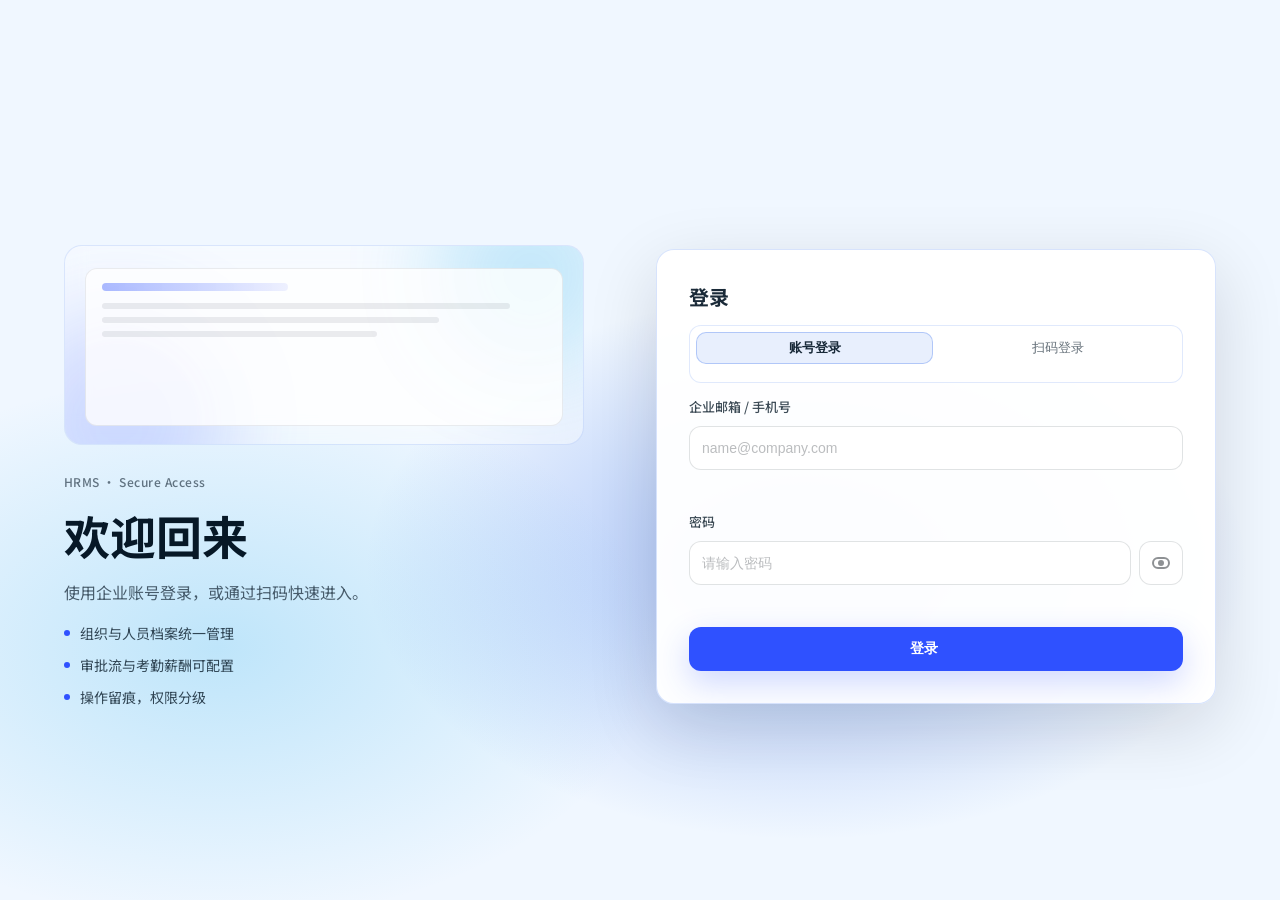
<file: index.html>
<!doctype html>
<html lang="zh-CN">
  <head>
    <meta charset="UTF-8" />
    <meta name="viewport" content="width=device-width, initial-scale=1" />
    <!-- 部署时若 API 与静态页不同源，可设置 content 为完整 API 根地址，例如 https://api.example.com -->
    <!-- <meta name="hrms-api-base" content="http://127.0.0.1:8787" /> -->
    <title>HRMS 登录</title>
    <link rel="preconnect" href="https://fonts.googleapis.com" />
    <link rel="preconnect" href="https://fonts.gstatic.com" crossorigin />
    <link
      href="https://fonts.googleapis.com/css2?family=Inter:wght@400;500;600;700&family=Noto+Sans+SC:wght@400;500;600;700&display=swap"
      rel="stylesheet"
    />
    <link rel="stylesheet" href="./hrm/frontend/styles/figma-tokens.css" />
    <link rel="stylesheet" href="./hrm/frontend/styles/login.css" />
  </head>
  <body>
    <main class="page">
      <section class="shell" aria-label="登录页">
        <div class="brand">
          <!-- 与 Figma「Login / Data Lab — 新（账号）」77:2 左侧视觉：氛围装饰 + 文案 -->
          <div class="brand__visual" aria-hidden="true">
            <div class="brand__glow brand__glow--1"></div>
            <div class="brand__glow brand__glow--2"></div>
            <div class="brand__mock">
              <div class="brand__mock-bar"></div>
              <div class="brand__mock-rows">
                <span></span><span></span><span></span>
              </div>
            </div>
          </div>
          <div class="brand__copy">
            <p class="brand__meta">HRMS • Secure Access</p>
            <h1 class="brand__title">欢迎回来</h1>
            <p class="brand__subtitle">使用企业账号登录，或通过扫码快速进入。</p>
            <ul class="brand__bullets" aria-label="系统优势">
              <li>组织与人员档案统一管理</li>
              <li>审批流与考勤薪酬可配置</li>
              <li>操作留痕，权限分级</li>
            </ul>
          </div>
        </div>

        <section class="card" aria-label="登录表单">
          <div class="card__title">登录</div>

          <div class="tabs" role="tablist" aria-label="登录方式">
            <button
              class="tab is-active"
              type="button"
              role="tab"
              aria-selected="true"
              aria-controls="panel-account"
              id="tab-account"
              data-tab="account"
              tabindex="0"
            >
              账号登录
            </button>
            <button
              class="tab"
              type="button"
              role="tab"
              aria-selected="false"
              aria-controls="panel-qr"
              id="tab-qr"
              data-tab="qr"
              tabindex="-1"
            >
              扫码登录
            </button>
          </div>

          <div class="panels">
            <form class="panel is-active" id="panel-account" role="tabpanel" aria-labelledby="tab-account" novalidate>
              <label class="field" data-field="account">
                <span class="field__label">企业邮箱 / 手机号</span>
                <input
                  class="field__input"
                  id="account"
                  name="account"
                  autocomplete="username"
                  inputmode="email"
                  placeholder="name@company.com"
                  title="支持企业邮箱、11 位手机号或 admin"
                  aria-describedby="err-account"
                  required
                />
                <div class="field__error" id="err-account" data-error aria-live="polite"></div>
              </label>

              <label class="field" data-field="password">
                <span class="field__label">密码</span>
                <div class="field__password">
                  <input
                    class="field__input"
                    type="password"
                    id="password"
                    name="password"
                    autocomplete="current-password"
                    placeholder="请输入密码"
                    aria-describedby="err-password"
                    required
                  />
                  <button
                    class="icon-btn"
                    type="button"
                    aria-label="显示或隐藏密码"
                    aria-pressed="false"
                    id="togglePassword"
                  >
                    <span class="icon-eye" aria-hidden="true"></span>
                  </button>
                </div>
                <div class="field__error" id="err-password" data-error aria-live="polite"></div>
              </label>

              <button class="btn btn--primary" type="submit" id="loginBtn">
                <span class="btn__label">登录</span>
                <span class="btn__spinner" aria-hidden="true"></span>
              </button>
            </form>

            <section class="panel" id="panel-qr" role="tabpanel" aria-labelledby="tab-qr">
              <div class="qr">
                <div class="qr__box" role="img" aria-label="扫码登录二维码占位">
                  <div class="qr__placeholder"></div>
                </div>
                <div class="qr__hint">请使用企业微信/钉钉扫描</div>
              </div>
            </section>
          </div>
        </section>
      </section>
    </main>

    <div class="toast" id="toast" role="status" aria-live="polite"></div>

    <script src="./hrm/frontend/src/hrms-static-mock-embed.js"></script>
    <script src="./hrm/frontend/src/hrms-page-mock-embed.js"></script>
    <script src="./hrm/frontend/src/api-offline-mock.js"></script>
    <script src="./hrm/frontend/src/api.js"></script>
    <script src="./hrm/frontend/src/login.js"></script>
  </body>
</html>
</file>
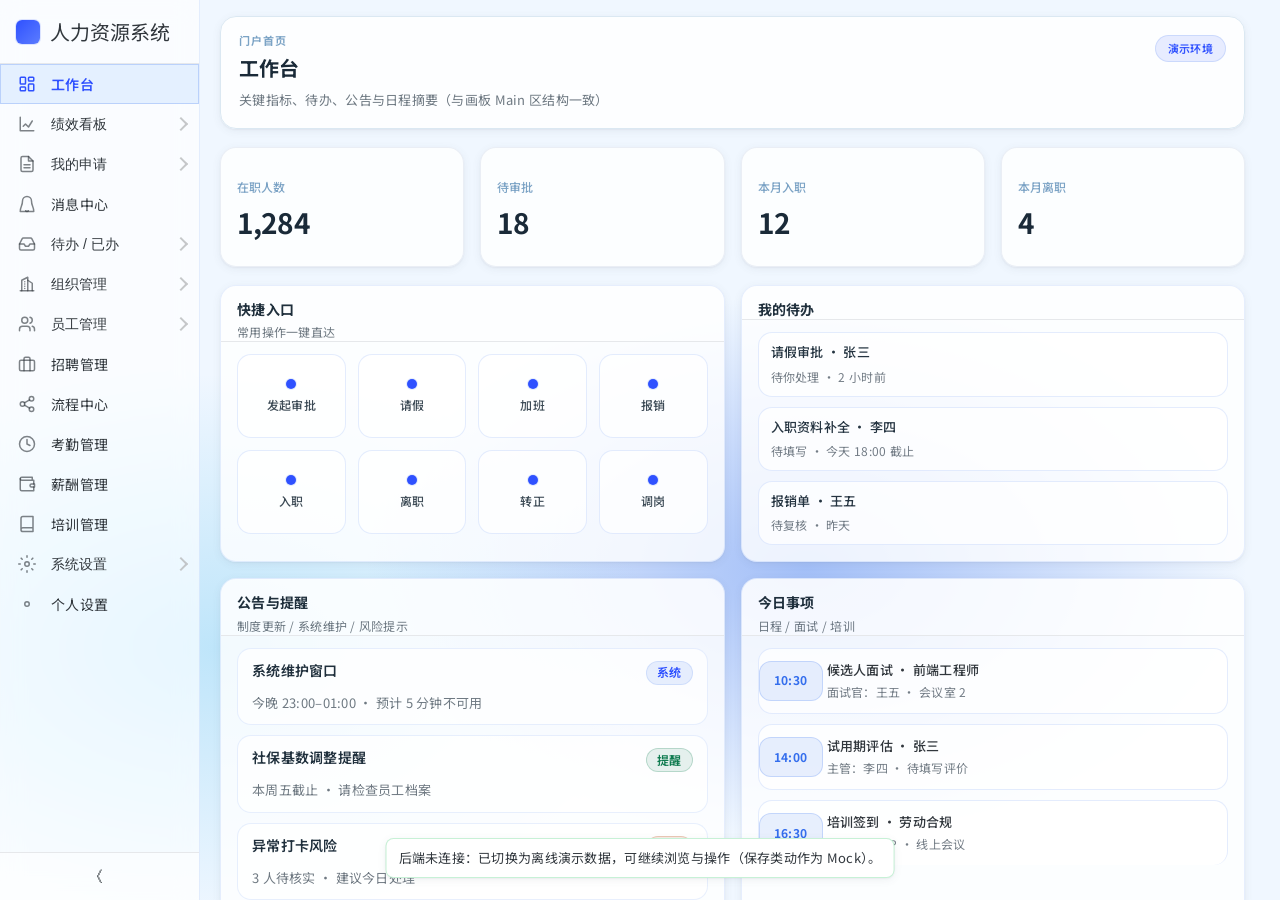
<file: hrm/index.html>
<!doctype html>
<html lang="zh-CN">
  <head>
    <meta charset="UTF-8" />
    <meta name="viewport" content="width=device-width, initial-scale=1" />
    <title>HRMS 工作台</title>
    <link rel="preconnect" href="https://fonts.googleapis.com" />
    <link rel="preconnect" href="https://fonts.gstatic.com" crossorigin />
    <link
      href="https://fonts.googleapis.com/css2?family=Inter:wght@400;500;600;700&family=Noto+Sans+SC:wght@400;500;600;700&display=swap"
      rel="stylesheet"
    />
    <link href="https://fonts.googleapis.com/css2?family=IBM+Plex+Mono:wght@400;500&display=swap" rel="stylesheet" />
    <link rel="stylesheet" href="./frontend/styles/figma-tokens.css" />
    <link rel="stylesheet" href="./frontend/styles/app-shell.css" />
    <link rel="stylesheet" href="./frontend/styles/org-pages.css" />
    <link rel="stylesheet" href="./frontend/styles/workbench.css" />
    <link rel="stylesheet" href="./frontend/styles/performance.css" />
    <link rel="stylesheet" href="./frontend/styles/my-apply.css" />
    <link rel="stylesheet" href="./frontend/styles/attendance.css" />
    <link rel="stylesheet" href="./frontend/styles/salary.css" />
    <link rel="stylesheet" href="./frontend/styles/training.css" />
    <link rel="stylesheet" href="./frontend/styles/notfound.css" />
    <link rel="stylesheet" href="./frontend/styles/settings.css" />
    <link rel="stylesheet" href="./frontend/styles/recruit.css" />
    <link rel="stylesheet" href="./frontend/styles/oa-approval.css" />
  </head>
  <body>
    <div class="app">
      <div id="navRoot" class="nav-root"></div>

      <div class="main">
        <main class="content" id="content" aria-label="页面内容"></main>
      </div>
    </div>

    <div class="toast" id="toast" role="status" aria-live="polite"></div>

    <div id="hrmsModalRoot" class="modal-root" aria-hidden="true">
      <div class="modal-scrim" data-hrms-modal-close tabindex="-1"></div>
      <div class="modal-dialog" role="dialog" aria-modal="true" aria-labelledby="hrmsModalTitle">
        <div class="modal-dialog__hd">
          <h2 id="hrmsModalTitle" class="modal-dialog__title">详情</h2>
          <button type="button" class="modal-dialog__close" id="hrmsModalClose" data-hrms-modal-close aria-label="关闭">
            ×
          </button>
        </div>
        <div id="hrmsModalBody" class="modal-dialog__bd"></div>
        <div id="hrmsModalFt" class="modal-dialog__ft"></div>
      </div>
    </div>

    <script src="./frontend/src/hrms-nav.js"></script>
    <script src="./frontend/src/hrms-static-mock-embed.js"></script>
    <script src="./frontend/src/hrms-page-mock-embed.js"></script>
    <script src="./frontend/src/api-offline-mock.js"></script>
    <script src="./frontend/src/api.js"></script>
    <script src="./frontend/src/page-registry.js"></script>
    <script src="./frontend/src/hrms-modal.js"></script>
    <script src="./frontend/src/app-shell.js"></script>
  </body>
</html>
</file>
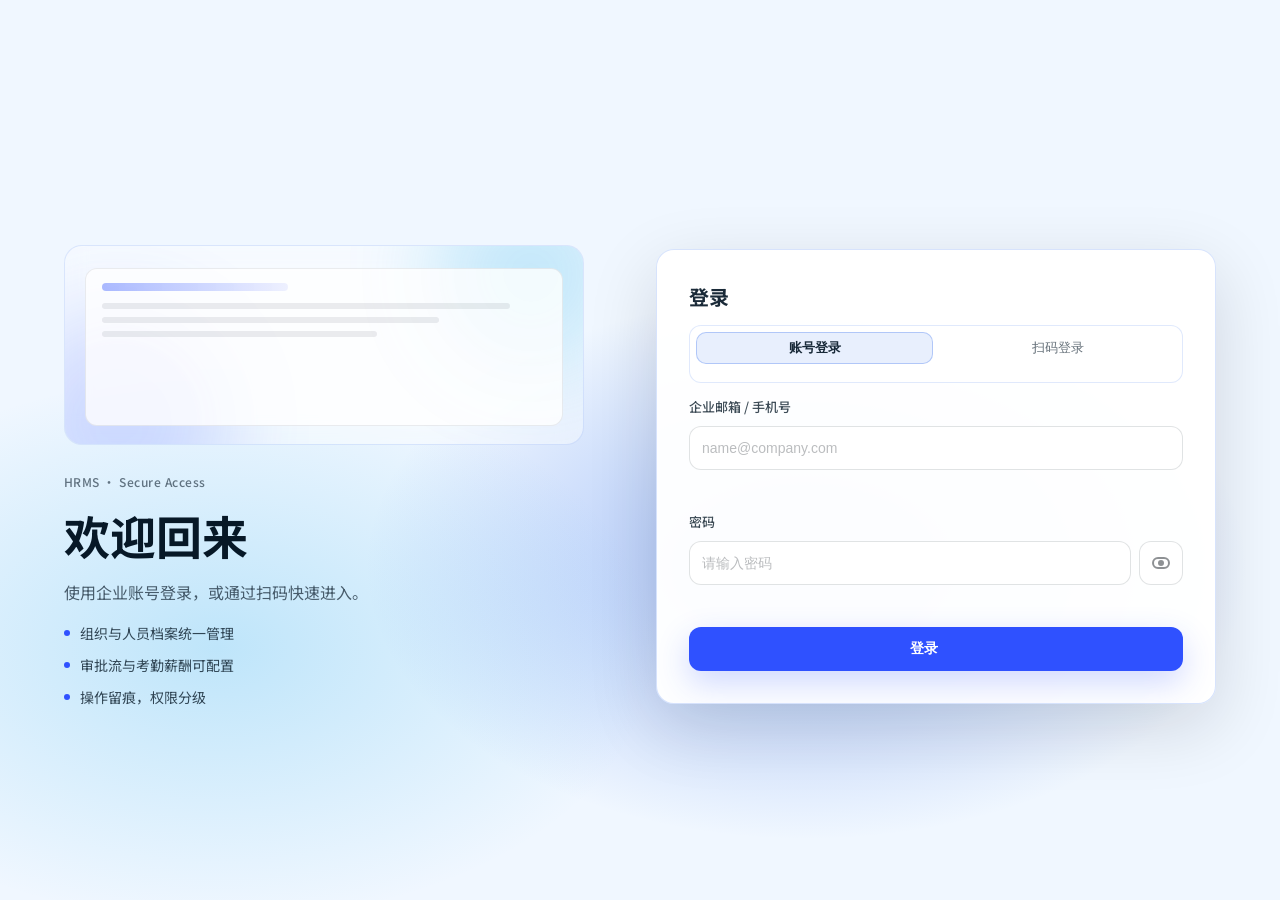
<file: hrm/login.html>
<!doctype html>
<html lang="zh-CN">
  <head>
    <meta charset="UTF-8" />
    <meta name="viewport" content="width=device-width, initial-scale=1" />
    <!-- 部署时若 API 与静态页不同源，可设置 content 为完整 API 根地址，例如 https://api.example.com -->
    <!-- <meta name="hrms-api-base" content="http://127.0.0.1:8787" /> -->
    <title>HRMS 登录</title>
    <link rel="preconnect" href="https://fonts.googleapis.com" />
    <link rel="preconnect" href="https://fonts.gstatic.com" crossorigin />
    <link
      href="https://fonts.googleapis.com/css2?family=Inter:wght@400;500;600;700&family=Noto+Sans+SC:wght@400;500;600;700&display=swap"
      rel="stylesheet"
    />
    <link rel="stylesheet" href="./frontend/styles/figma-tokens.css" />
    <link rel="stylesheet" href="./frontend/styles/login.css" />
  </head>
  <body>
    <main class="page">
      <section class="shell" aria-label="登录页">
        <div class="brand">
          <!-- 与 Figma「Login / Data Lab — 新（账号）」77:2 左侧视觉：氛围装饰 + 文案 -->
          <div class="brand__visual" aria-hidden="true">
            <div class="brand__glow brand__glow--1"></div>
            <div class="brand__glow brand__glow--2"></div>
            <div class="brand__mock">
              <div class="brand__mock-bar"></div>
              <div class="brand__mock-rows">
                <span></span><span></span><span></span>
              </div>
            </div>
          </div>
          <div class="brand__copy">
            <p class="brand__meta">HRMS • Secure Access</p>
            <h1 class="brand__title">欢迎回来</h1>
            <p class="brand__subtitle">使用企业账号登录，或通过扫码快速进入。</p>
            <ul class="brand__bullets" aria-label="系统优势">
              <li>组织与人员档案统一管理</li>
              <li>审批流与考勤薪酬可配置</li>
              <li>操作留痕，权限分级</li>
            </ul>
          </div>
        </div>

        <section class="card" aria-label="登录表单">
          <div class="card__title">登录</div>

          <div class="tabs" role="tablist" aria-label="登录方式">
            <button
              class="tab is-active"
              type="button"
              role="tab"
              aria-selected="true"
              aria-controls="panel-account"
              id="tab-account"
              data-tab="account"
              tabindex="0"
            >
              账号登录
            </button>
            <button
              class="tab"
              type="button"
              role="tab"
              aria-selected="false"
              aria-controls="panel-qr"
              id="tab-qr"
              data-tab="qr"
              tabindex="-1"
            >
              扫码登录
            </button>
          </div>

          <div class="panels">
            <form class="panel is-active" id="panel-account" role="tabpanel" aria-labelledby="tab-account" novalidate>
              <label class="field" data-field="account">
                <span class="field__label">企业邮箱 / 手机号</span>
                <input
                  class="field__input"
                  id="account"
                  name="account"
                  autocomplete="username"
                  inputmode="email"
                  placeholder="name@company.com"
                  title="支持企业邮箱、11 位手机号或 admin"
                  aria-describedby="err-account"
                  required
                />
                <div class="field__error" id="err-account" data-error aria-live="polite"></div>
              </label>

              <label class="field" data-field="password">
                <span class="field__label">密码</span>
                <div class="field__password">
                  <input
                    class="field__input"
                    type="password"
                    id="password"
                    name="password"
                    autocomplete="current-password"
                    placeholder="请输入密码"
                    aria-describedby="err-password"
                    required
                  />
                  <button
                    class="icon-btn"
                    type="button"
                    aria-label="显示或隐藏密码"
                    aria-pressed="false"
                    id="togglePassword"
                  >
                    <span class="icon-eye" aria-hidden="true"></span>
                  </button>
                </div>
                <div class="field__error" id="err-password" data-error aria-live="polite"></div>
              </label>

              <button class="btn btn--primary" type="submit" id="loginBtn">
                <span class="btn__label">登录</span>
                <span class="btn__spinner" aria-hidden="true"></span>
              </button>
            </form>

            <section class="panel" id="panel-qr" role="tabpanel" aria-labelledby="tab-qr">
              <div class="qr">
                <div class="qr__box" role="img" aria-label="扫码登录二维码占位">
                  <div class="qr__placeholder"></div>
                </div>
                <div class="qr__hint">请使用企业微信/钉钉扫描</div>
              </div>
            </section>
          </div>
        </section>
      </section>
    </main>

    <div class="toast" id="toast" role="status" aria-live="polite"></div>

    <script src="./frontend/src/hrms-static-mock-embed.js"></script>
    <script src="./frontend/src/hrms-page-mock-embed.js"></script>
    <script src="./frontend/src/api-offline-mock.js"></script>
    <script src="./frontend/src/api.js"></script>
    <script src="./frontend/src/login.js"></script>
  </body>
</html>
</file>
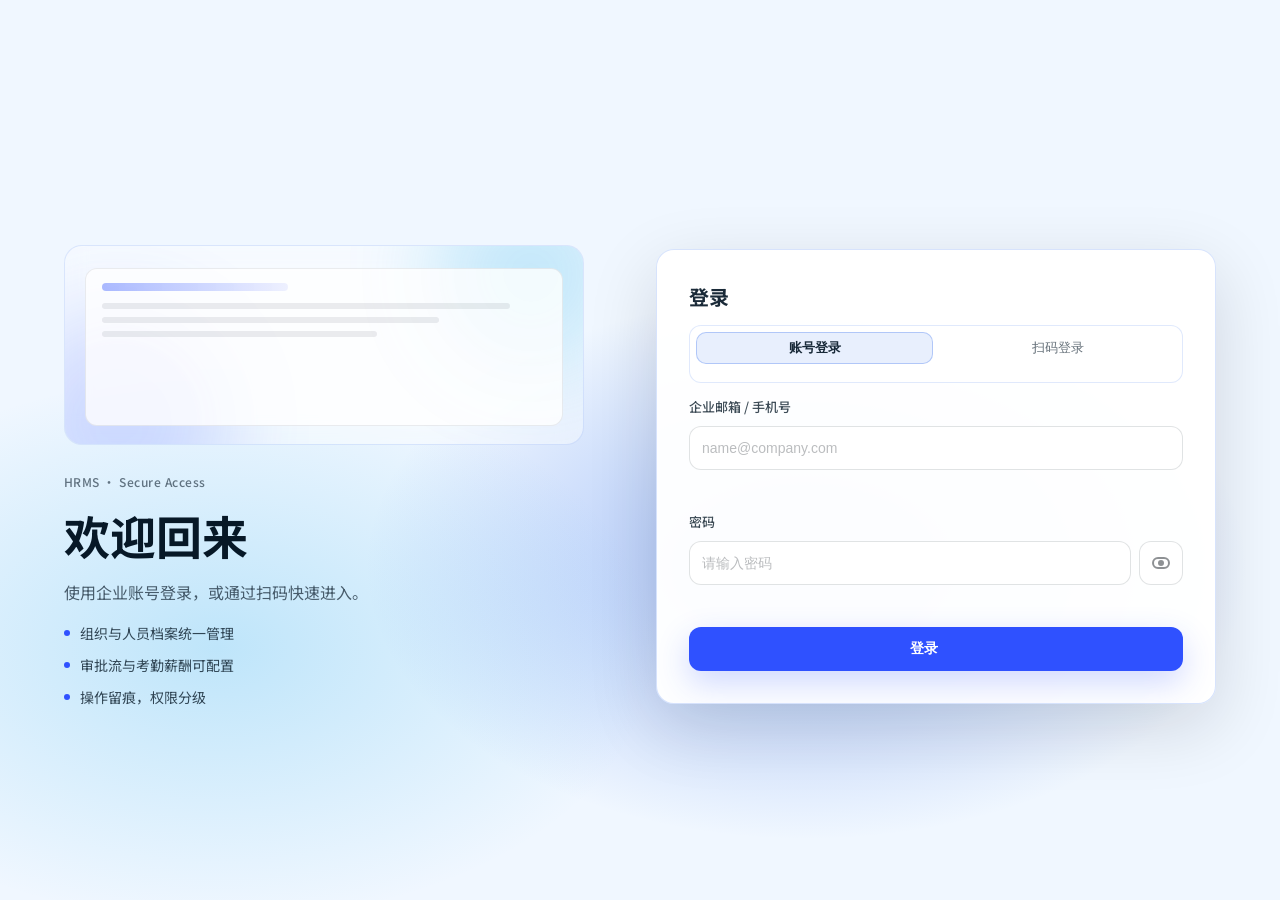
<file: hrm/hrm/frontend/login.html>
<!doctype html>
<html lang="zh-CN">
  <head>
    <meta charset="UTF-8" />
    <meta name="viewport" content="width=device-width, initial-scale=1" />
    <!-- 部署时若 API 与静态页不同源，可设置 content 为完整 API 根地址，例如 https://api.example.com -->
    <!-- <meta name="hrms-api-base" content="http://127.0.0.1:8787" /> -->
    <title>HRMS 登录</title>
    <link rel="preconnect" href="https://fonts.googleapis.com" />
    <link rel="preconnect" href="https://fonts.gstatic.com" crossorigin />
    <link
      href="https://fonts.googleapis.com/css2?family=Inter:wght@400;500;600;700&family=Noto+Sans+SC:wght@400;500;600;700&display=swap"
      rel="stylesheet"
    />
    <link rel="stylesheet" href="./styles/figma-tokens.css" />
    <link rel="stylesheet" href="./styles/login.css" />
  </head>
  <body>
    <main class="page">
      <section class="shell" aria-label="登录页">
        <div class="brand">
          <!-- 与 Figma「Login / Data Lab — 新（账号）」77:2 左侧视觉：氛围装饰 + 文案 -->
          <div class="brand__visual" aria-hidden="true">
            <div class="brand__glow brand__glow--1"></div>
            <div class="brand__glow brand__glow--2"></div>
            <div class="brand__mock">
              <div class="brand__mock-bar"></div>
              <div class="brand__mock-rows">
                <span></span><span></span><span></span>
              </div>
            </div>
          </div>
          <div class="brand__copy">
            <p class="brand__meta">HRMS • Secure Access</p>
            <h1 class="brand__title">欢迎回来</h1>
            <p class="brand__subtitle">使用企业账号登录，或通过扫码快速进入。</p>
            <ul class="brand__bullets" aria-label="系统优势">
              <li>组织与人员档案统一管理</li>
              <li>审批流与考勤薪酬可配置</li>
              <li>操作留痕，权限分级</li>
            </ul>
          </div>
        </div>

        <section class="card" aria-label="登录表单">
          <div class="card__title">登录</div>

          <div class="tabs" role="tablist" aria-label="登录方式">
            <button
              class="tab is-active"
              type="button"
              role="tab"
              aria-selected="true"
              aria-controls="panel-account"
              id="tab-account"
              data-tab="account"
              tabindex="0"
            >
              账号登录
            </button>
            <button
              class="tab"
              type="button"
              role="tab"
              aria-selected="false"
              aria-controls="panel-qr"
              id="tab-qr"
              data-tab="qr"
              tabindex="-1"
            >
              扫码登录
            </button>
          </div>

          <div class="panels">
            <form class="panel is-active" id="panel-account" role="tabpanel" aria-labelledby="tab-account" novalidate>
              <label class="field" data-field="account">
                <span class="field__label">企业邮箱 / 手机号</span>
                <input
                  class="field__input"
                  id="account"
                  name="account"
                  autocomplete="username"
                  inputmode="email"
                  placeholder="name@company.com"
                  title="支持企业邮箱、11 位手机号或 admin"
                  aria-describedby="err-account"
                  required
                />
                <div class="field__error" id="err-account" data-error aria-live="polite"></div>
              </label>

              <label class="field" data-field="password">
                <span class="field__label">密码</span>
                <div class="field__password">
                  <input
                    class="field__input"
                    type="password"
                    id="password"
                    name="password"
                    autocomplete="current-password"
                    placeholder="请输入密码"
                    aria-describedby="err-password"
                    required
                  />
                  <button
                    class="icon-btn"
                    type="button"
                    aria-label="显示或隐藏密码"
                    aria-pressed="false"
                    id="togglePassword"
                  >
                    <span class="icon-eye" aria-hidden="true"></span>
                  </button>
                </div>
                <div class="field__error" id="err-password" data-error aria-live="polite"></div>
              </label>

              <button class="btn btn--primary" type="submit" id="loginBtn">
                <span class="btn__label">登录</span>
                <span class="btn__spinner" aria-hidden="true"></span>
              </button>
            </form>

            <section class="panel" id="panel-qr" role="tabpanel" aria-labelledby="tab-qr">
              <div class="qr">
                <div class="qr__box" role="img" aria-label="扫码登录二维码占位">
                  <div class="qr__placeholder"></div>
                </div>
                <div class="qr__hint">请使用企业微信/钉钉扫描</div>
              </div>
            </section>
          </div>
        </section>
      </section>
    </main>

    <div class="toast" id="toast" role="status" aria-live="polite"></div>

    <script src="./src/hrms-static-mock-embed.js"></script>
    <script src="./src/hrms-page-mock-embed.js"></script>
    <script src="./src/api-offline-mock.js"></script>
    <script src="./src/api.js"></script>
    <script src="./src/login.js"></script>
  </body>
</html>
</file>
<file: hrm/frontend/styles/figma-tokens.css>
/**
 * 色彩与语义 token — 与 Figma 文件一致并随画板迭代
 * https://www.figma.com/design/ZHNbAy50bYd0oqZavray98/Untitled?m=dev
 * 组件库：主色 #2F51FF、正文 #31373D、表头底 #F7F9FA、Hero 描边 #DBE8F2、副文案 #67738C
 */
:root{
  /* —— 品牌与字色（组件库） —— */
  --color-primary: #2f51ff;
  --color-text-body: #31373d;
  --color-line: #e6e8eb;
  --color-line-strong: #d4d6d9;
  --color-placeholder: #bbbdbf;
  --color-disabled-bg: #e6e8eb;

  /* —— 画板内语义灰 / 标题（导出代码中的 rgba） —— */
  --color-text-heading: rgba(7, 24, 39, 0.92);
  --color-text-card-title: rgba(7, 24, 39, 0.9);
  --color-text-secondary: rgba(7, 24, 39, 0.78);
  --color-text-tertiary: rgba(7, 24, 39, 0.58);
  --color-text-kpi-label: rgba(44, 107, 162, 0.62);

  /* —— 玻璃态表面（工作台画板） —— */
  --color-surface-sidebar: rgba(255, 255, 255, 0.65);
  --color-surface-topbar: rgba(255, 255, 255, 0.72);
  --color-surface-card: rgba(255, 255, 255, 0.8);
  --color-surface-cell: rgba(255, 255, 255, 0.72);

  /* —— 玻璃描边（设计里蓝系 / 灰蓝系两套） —— */
  --color-border-glass-blue: rgba(37, 99, 235, 0.1);
  --color-border-glass-blue-mid: rgba(37, 99, 235, 0.12);
  --color-border-glass-slate: rgba(71, 97, 153, 0.1);

  /* —— 导航选中底（画板: rgba(47,130,255,0.1)） —— */
  --color-nav-selected-bg: rgba(47, 130, 255, 0.1);

  /* —— 页面底色 + 氛围（员工花名册等画板 1031:3432：linear + 双径向） —— */
  --color-bg-page: #f0f7ff;
  --gradient-page-atmosphere:
    radial-gradient(800px 500px at 17% 72%, rgba(14, 165, 233, 0.22), transparent 55%),
    radial-gradient(760px 470px at 63% 63%, rgba(37, 99, 235, 0.38), transparent 58%),
    linear-gradient(90deg, #f0f7ff 0%, #f0f7ff 100%);

  /* —— Hero / 列表卡片（Figma 招聘管理 · 内容区） —— */
  --color-hero-border: #dbe8f2;
  --color-hero-subtitle: #67738c;
  --color-table-header-bg: #f7f9fa;
  --letter-table-cell: 0.03em;

  /* —— 投影（画板侧栏 drop / 卡片双层） —— */
  --shadow-sidebar: 0 12px 15px rgba(0, 0, 0, 0.1);
  --shadow-card-figma: 0 2px 8px rgba(82, 90, 102, 0.08), 0 1px 2px rgba(82, 90, 102, 0.06);

  --radius-figma-card: 16px;
  --radius-figma-bar: 14px;
  --radius-figma-cell: 14px;
  --radius-figma-input: 4px;

  /* 表单控件统一高度：列表筛选、顶栏、弹窗、通用 .input/.select（与 Figma 组件库一致） */
  --hrms-control-height: 36px;
  /* 登录等大号输入区可单独使用 */
  --hrms-control-height-prominent: 44px;

  /* —— 映射到壳内已有变量名（其余 CSS 少改） —— */
  --figma-blue: var(--color-primary);
  --text-body: var(--color-text-body);
  --text-strong: var(--color-text-heading);
  --text-muted: rgba(49, 55, 61, 0.62);
  --text-placeholder: var(--color-placeholder);
  --line: var(--color-line);
  --line-strong: var(--color-line-strong);
  --disabled-bg: var(--color-disabled-bg);
  --bg-page: var(--color-bg-page);
  --bg-sider: var(--color-surface-sidebar);
  --surface: var(--color-surface-card);
  --surface-solid: #ffffff;
  --surface-muted: rgba(255, 255, 255, 0.55);
  --bg-subtle: rgba(236, 238, 240, 0.95);
  --text: var(--text-body);
  --muted: var(--text-muted);
  --border: var(--color-line);
  --border2: var(--color-line-strong);
  --primary: var(--color-primary);
  --primary-pressed: #2546e6;
  --primary-soft: rgba(37, 99, 235, 0.08);
  --primary-border: var(--color-border-glass-blue-mid);
  --focus: rgba(47, 81, 255, 0.22);
  --success: #0d7a4e;
  --success-soft: rgba(13, 122, 78, 0.1);
  --success-border: rgba(13, 122, 78, 0.22);
  --warning: #b54708;
  --warning-soft: rgba(181, 71, 8, 0.1);
  --warning-border: rgba(181, 71, 8, 0.22);
  --error: #d92d20;
  --radius: 12px;
  --radius-sm: 8px;
  --radius-input: var(--radius-figma-input);
  --shadow-card: var(--shadow-card-figma);
  --shadow-topbar: 0 1px 0 rgba(82, 90, 102, 0.06);
  --mono: "IBM Plex Mono", ui-monospace, SFMono-Regular, Menlo, Monaco, Consolas, "Liberation Mono", "Courier New", monospace;
  --bg: var(--bg-page);
  /* 画板总宽参考；主内容区铺满侧栏右侧可用宽度 */
  --shell-max: 1440px;
  /* 略小于画板边距，让主列可视内容更宽 */
  --shell-pad-x: 20px;
  --nav-sider-width: 200px;
  --nav-sider-width-collapsed: 74px;
  --shell-main-max: 100%;
  /* 列表 / 工作台在 .content 内铺满主列（由 .content 的左右 padding 形成与画板一致的内边距） */
  --content-card-max: 100%;
}
</file>
<file: hrm/frontend/styles/login.css>
/**
 * 登录页样式 — 色彩与圆角全部引用 ./figma-tokens.css（与 Figma 文件一致）
 * 勿在本文件再写一套 :root，否则会覆盖设计 token。
 */
:root{
  --login-btn-shadow: 0 10px 28px rgba(47, 81, 255, 0.2);
}

*{ box-sizing: border-box; }
html, body{ height: 100%; }
body{
  margin: 0;
  font-family: "PingFang SC", "Noto Sans SC", Inter, system-ui, -apple-system, Segoe UI, Roboto, Helvetica, Arial, "Microsoft YaHei", sans-serif;
  color: var(--color-text-body);
  background: var(--color-bg-page);
  position: relative;
}

.page::before{
  content:"";
  position: fixed;
  inset: 0;
  pointer-events: none;
  z-index: 0;
  background: var(--gradient-page-atmosphere);
}

.page{
  min-height: 100dvh;
  display: grid;
  place-items: center;
  padding: 84px clamp(20px, 5vw, 88px) 32px;
  position: relative;
  z-index: 1;
}

.shell{
  width: min(1240px, 100%);
  display: grid;
  grid-template-columns: minmax(280px, 620px) minmax(320px, 560px);
  gap: 72px;
  align-items: center;
  justify-content: center;
}

/* 左侧：Figma 77:2「Left」文案 + 轻量 Data Lab 装饰块（无外链图） */
.brand{
  position: relative;
  z-index: 2;
  display: flex;
  flex-direction: column;
  gap: 28px;
  min-width: 0;
  max-width: 620px;
}

.brand__visual{
  position: relative;
  width: 100%;
  max-width: 520px;
  height: 200px;
  border-radius: 18px;
  border: 1px solid rgba(37, 99, 235, 0.14);
  background: rgba(255, 255, 255, 0.42);
  backdrop-filter: blur(12px);
  -webkit-backdrop-filter: blur(12px);
  overflow: hidden;
}

.brand__glow{
  position: absolute;
  border-radius: 50%;
  filter: blur(44px);
  opacity: 0.5;
  pointer-events: none;
}
.brand__glow--1{
  width: 200px;
  height: 200px;
  right: -48px;
  top: -72px;
  background: rgba(14, 165, 233, 0.42);
}
.brand__glow--2{
  width: 220px;
  height: 220px;
  left: -56px;
  bottom: -88px;
  background: rgba(47, 81, 255, 0.38);
}

.brand__mock{
  position: absolute;
  left: 20px;
  right: 20px;
  top: 22px;
  bottom: 18px;
  border-radius: 12px;
  border: 1px solid rgba(7, 24, 39, 0.08);
  background: rgba(255, 255, 255, 0.78);
  padding: 14px 16px;
  display: grid;
  align-content: start;
  gap: 12px;
}
.brand__mock-bar{
  height: 8px;
  width: 42%;
  border-radius: 999px;
  background: linear-gradient(90deg, rgba(47, 81, 255, 0.4), rgba(47, 81, 255, 0.08));
}
.brand__mock-rows{
  display: grid;
  gap: 8px;
}
.brand__mock-rows span{
  display: block;
  height: 6px;
  border-radius: 999px;
  background: rgba(7, 24, 39, 0.08);
}
.brand__mock-rows span:nth-child(1){ width: 92%; }
.brand__mock-rows span:nth-child(2){ width: 76%; }
.brand__mock-rows span:nth-child(3){ width: 62%; }

.brand__copy{
  display: flex;
  flex-direction: column;
  gap: 18px;
}

.brand__meta{
  margin: 0;
  font-size: 12px;
  font-weight: 500;
  letter-spacing: 0.48px;
  color: var(--color-text-tertiary);
}
.brand__title{
  margin: 0;
  font-weight: 700;
  font-size: clamp(40px, 5vw, 46px);
  line-height: 54px;
  color: #071827;
}
.brand__subtitle{
  margin: 0;
  color: rgba(7, 24, 39, 0.68);
  font-size: 16px;
  line-height: 24px;
  max-width: 44ch;
}
.brand__bullets{
  margin: 0; padding: 0;
  list-style: none;
  color: rgba(7, 24, 39, 0.78);
  line-height: 22px;
  font-size: 14px;
  display: grid;
  gap: 10px;
}
.brand__bullets li{
  display: flex;
  align-items: flex-start;
  gap: 10px;
}
.brand__bullets li::before{
  content: "";
  width: 6px;
  height: 6px;
  margin-top: 8px;
  border-radius: 50%;
  flex-shrink: 0;
  background: var(--color-primary);
}

.card{
  background: rgba(255, 255, 255, 0.96);
  border: 1px solid rgba(37, 99, 235, 0.18);
  border-radius: 18px;
  padding: 32px;
  box-shadow: 0 0 0 0 rgba(37, 99, 235, 0.1), 0 22px 70px rgba(2, 16, 27, 0.14);
  position: relative;
  overflow: hidden;
}
.card__title{
  font-weight: 700;
  font-size: 20px;
  margin: 0 0 14px;
  color: var(--color-text-heading);
}

.tabs{
  display: grid;
  grid-template-columns: 1fr 1fr;
  gap: 6px;
  padding: 6px;
  height: 44px;
  box-sizing: content-box;
  border: 1px solid rgba(37, 99, 235, 0.14);
  border-radius: 12px;
  background: rgba(255, 255, 255, 0.8);
  margin-bottom: 14px;
}
.tab{
  height: 32px;
  border-radius: 10px;
  border: 1px solid transparent;
  background: #fff;
  color: rgba(7, 24, 39, 0.62);
  font-weight: 500;
  font-size: 13px;
  cursor: pointer;
}
.tab:active{ transform: scale(0.98); }
.tab.is-active{
  background: rgba(37, 99, 235, 0.1);
  border-color: rgba(37, 99, 235, 0.28);
  color: rgba(7, 24, 39, 0.92);
  font-weight: 600;
}
.tab:focus-visible{ outline: 3px solid var(--focus); outline-offset: 2px; }

.panels{ display: grid; gap: 14px; }
.panel{
  display: none;
  width: 100%;
  grid-template-columns: 1fr;
  gap: 16px;
}
.panel.is-active{ display: grid; }

.qr{ display: grid; gap: 12px; justify-items: center; }
.qr__box{
  border: 1px solid rgba(7, 24, 39, 0.12);
  background: rgba(255, 255, 255, 0.92);
  border-radius: 12px;
  padding: 24px;
  display: grid;
  place-items: center;
  min-height: 240px;
  width: 100%;
  max-width: 280px;
}
.qr__placeholder{
  width: 200px;
  height: 200px;
  max-width: 100%;
  aspect-ratio: 1;
  border-radius: 12px;
  background: rgba(255, 255, 255, 0.96);
  border: 1px dashed rgba(37, 99, 235, 0.22);
}
.qr__hint{
  color: rgba(7, 24, 39, 0.58);
  font-size: 13px;
  text-align: center;
}

.field{ display: grid; gap: 10px; }
.field__label{ font-size: 13px; font-weight: 500; color: var(--color-text-secondary); }
.field__input{
  width: 100%;
  box-sizing: border-box;
  height: var(--hrms-control-height-prominent, 44px);
  min-height: var(--hrms-control-height-prominent, 44px);
  border-radius: 12px;
  border: 1px solid rgba(7, 24, 39, 0.12);
  background: rgba(255, 255, 255, 0.92);
  padding: 0 12px;
  font-size: 14px;
  color: var(--color-text-body);
  outline: none;
}
.field__input::placeholder{ color: var(--color-placeholder); }
.field__input:focus{
  border-color: var(--color-primary);
  box-shadow: 0 0 0 3px var(--focus);
}
.field.is-invalid .field__input{
  border-color: rgba(239, 68, 68, 0.55);
  box-shadow: 0 0 0 4px rgba(239, 68, 68, 0.16);
}
.field__error{ min-height: 16px; font-size: 12px; line-height: 16px; color: rgba(220, 38, 38, 0.95); }

.field__password{ display: grid; grid-template-columns: 1fr auto; gap: 8px; align-items: center; }
.icon-btn{
  width: var(--hrms-control-height-prominent, 44px);
  height: var(--hrms-control-height-prominent, 44px);
  border-radius: 12px;
  border: 1px solid rgba(7, 24, 39, 0.12);
  background: rgba(255, 255, 255, 0.92);
  cursor: pointer;
  display: grid;
  place-items: center;
}
.icon-btn:focus-visible{ outline: 3px solid var(--focus); outline-offset: 2px; }
.icon-eye{
  width: 18px;
  height: 12px;
  border: 2px solid rgba(49, 55, 61, 0.55);
  border-radius: 999px;
  position: relative;
}
.icon-eye::after{
  content: "";
  width: 6px;
  height: 6px;
  border-radius: 999px;
  background: rgba(49, 55, 61, 0.55);
  position: absolute;
  inset: 0;
  margin: auto;
}

.btn{
  height: 44px;
  border-radius: 12px;
  border: 1px solid transparent;
  font-weight: 600;
  font-size: 14px;
  cursor: pointer;
  display: inline-grid;
  grid-template-columns: 1fr auto;
  gap: 10px;
  align-items: center;
  justify-content: center;
  padding: 0 14px;
}
.btn:active{ transform: scale(0.99); }
.btn--primary{
  background: var(--color-primary);
  color: #fff;
  box-shadow: 0 12px 32px rgba(47, 81, 255, 0.22);
}
.btn--primary:hover{ filter: brightness(1.04); }
.btn:disabled{ opacity: 0.72; cursor: not-allowed; transform: none; }
.btn__spinner{
  width: 14px;
  height: 14px;
  border-radius: 999px;
  border: 2px solid rgba(255, 255, 255, 0.55);
  border-top-color: rgba(255, 255, 255, 0);
  opacity: 0;
}
.btn[data-loading="true"] .btn__spinner{ opacity: 1; animation: spin 0.8s linear infinite; }
@keyframes spin{ to{ transform: rotate(360deg); } }
.btn:focus-visible{ outline: 3px solid var(--focus); outline-offset: 2px; }

.toast{
  position: fixed;
  left: 50%;
  bottom: 28px;
  transform: translateX(-50%) translateY(8px);
  padding: 10px 12px;
  border-radius: 12px;
  border: 1px solid rgba(49, 55, 61, 0.12);
  background: rgba(255, 255, 255, 0.92);
  box-shadow: 0 16px 50px rgba(2, 16, 27, 0.14);
  font-size: 13px;
  color: rgba(49, 55, 61, 0.84);
  max-width: min(520px, calc(100vw - 24px));
  opacity: 0;
  pointer-events: none;
  transition: opacity 0.2s ease, transform 0.2s ease;
}
.toast.is-show{
  opacity: 1;
  transform: translateX(-50%) translateY(0);
}
.toast[data-type="success"]{ border-color: rgba(34, 197, 94, 0.25); }
.toast[data-type="error"]{ border-color: rgba(239, 68, 68, 0.25); }

@media (max-width: 960px){
  .shell{
    grid-template-columns: 1fr;
    gap: 36px;
    align-items: start;
  }
  .brand{ max-width: none; }
  .card{ max-width: 560px; margin: 0 auto; width: 100%; }
}

@media (prefers-reduced-motion: reduce){
  *{ transition: none !important; }
  .btn[data-loading="true"] .btn__spinner{ animation: none; }
}
</file>
<file: hrm/frontend/styles/app-shell.css>
/* 色彩变量：由页面先引入 ./figma-tokens.css（与 Figma 文件同步） */

*{ box-sizing: border-box; }
html, body{ height: 100%; }
body{
  margin: 0;
  font-family: "PingFang SC", "Noto Sans SC", Inter, system-ui, -apple-system, "Segoe UI", Roboto, "Microsoft YaHei", sans-serif;
  color: var(--text-body);
  background: var(--bg-page);
  font-size: 14px;
  line-height: 1.4;
  letter-spacing: 0.02em;
}

body::before{
  content: "";
  position: fixed;
  inset: 0;
  pointer-events: none;
  z-index: -1;
  background: var(--gradient-page-atmosphere);
  opacity: 1;
}

.app{
  height: 100dvh;
  max-height: 100dvh;
  overflow: hidden;
  display: grid;
  grid-template-columns: auto 1fr;
  grid-template-rows: 1fr;
}

/* 顶栏导航模式：整宽顶栏 + 二级区，再下方主内容（避免 nav 挤在左列、主区被压到右侧） */
body.hrms-nav-layout-top .app{
  grid-template-columns: 1fr;
  grid-template-rows: auto 1fr;
  column-gap: 0;
  padding: 0;
}
body.hrms-nav-layout-top .nav-root{
  width: 100%;
  max-width: none;
  height: auto;
  max-height: none;
  overflow: visible;
}
body.hrms-nav-layout-top .hrms-nav--top{
  height: auto;
  min-height: 0;
}
body.hrms-nav-layout-top .main{
  min-height: 0;
}

.nav-root{
  position: relative;
  height: 100%;
  min-height: 0;
  max-height: 100%;
  /* 侧栏内部自滚动，避免整块 nav 滚动把底部「收起」顶错位 */
  overflow: hidden;
}

.main{
  min-width: 0;
  min-height: 0;
  overflow: hidden;
  display: flex;
  flex-direction: column;
}

.content{
  flex: 1;
  min-height: 0;
  overflow-y: auto;
  overflow-x: hidden;
  scrollbar-gutter: stable;
  box-sizing: border-box;
  width: 100%;
  max-width: var(--shell-main-max, 1240px);
  margin-left: auto;
  margin-right: auto;
  padding: 16px var(--shell-pad-x) 28px;
  background: transparent;
}

/* 顶栏导航模式：主区与画板总宽对齐 */
body.hrms-nav-layout-top .content{
  max-width: var(--shell-max);
}

/* 侧栏收起：主列随 .main 变宽，内容区铺满可用宽度 */
body:has(.hrms-nav--sidebar.is-collapsed) .content{
  max-width: 100%;
}

.page-hd{
  display: flex;
  align-items: flex-end;
  justify-content: space-between;
  margin-bottom: 14px;
}
.page-title{ margin: 0; font-size: 20px; font-weight: 700; letter-spacing: 0; color: var(--text-body); }

.grid{
  display: grid;
  grid-template-columns: 1fr;
  gap: 16px;
  align-items: start;
}
.grid--cols-2{
  grid-template-columns: 1.12fr 0.88fr;
}
.card{
  background: var(--surface-solid);
  border: 1px solid var(--line);
  border-radius: var(--radius);
  box-shadow: var(--shadow-card);
  overflow: hidden;
}
.card__hd{
  padding: 12px 16px;
  border-bottom: 1px solid var(--line);
  background: var(--surface-muted);
}
.card__title{ font-weight: 700; font-size: 14px; color: var(--text-body); }
.card__bd{ padding: 16px; }
.muted{ color: var(--text-muted); font-size: 13px; line-height: 1.55; }
.mono{ font-family: var(--mono); font-size: 12px; }

.list{
  margin: 0;
  padding-left: 18px;
  display: grid;
  gap: 10px;
  color: var(--text-body);
  font-size: 13px;
  line-height: 1.5;
}

.kpis{ display: grid; grid-template-columns: repeat(3, 1fr); gap: 10px; }
.kpis--wide{ grid-template-columns: repeat(4, 1fr); }
.kpi{
  border: 1px solid var(--line);
  background: var(--surface-solid);
  border-radius: var(--radius);
  padding: 12px 14px;
  box-shadow: var(--shadow-card);
}
.kpi__v{ font-weight: 700; font-size: 20px; color: var(--text-strong); }
.kpi__k{ color: var(--text-muted); font-size: 12px; margin-top: 6px; }

.table{ width: 100%; border-collapse: collapse; font-size: 14px; color: var(--text-body); }
.table th, .table td{ padding: 10px 10px; border-bottom: 1px solid var(--line); text-align: left; vertical-align: middle; }
.table th{ font-size: 12px; color: var(--text-muted); font-weight: 600; background: var(--surface-muted); }
.table tbody tr:hover{ background: rgba(47, 81, 255, 0.03); }

.tag{
  display: inline-flex;
  align-items: center;
  height: 22px;
  padding: 0 10px;
  border-radius: 999px;
  border: 1px solid rgba(47, 81, 255, 0.22);
  color: var(--primary);
  background: rgba(47, 81, 255, 0.08);
  font-size: 12px;
}

.filters{
  display: grid;
  grid-template-columns: 1fr 180px;
  gap: 10px;
  margin-bottom: 12px;
}
.input, .select{
  box-sizing: border-box;
  height: var(--hrms-control-height, 36px);
  min-height: var(--hrms-control-height, 36px);
  border-radius: var(--radius-input);
  border: 1px solid var(--line-strong);
  background: #fff;
  padding: 0 10px;
  font-size: 13px;
  color: var(--text-body);
  outline: none;
}
.input::placeholder{ color: var(--text-placeholder); }
.input:focus, .select:focus{ border-color: var(--primary); box-shadow: 0 0 0 2px var(--focus); }

.msg{
  padding: 10px 12px;
  border: 1px solid var(--line);
  border-radius: var(--radius);
  background: var(--surface-solid);
  box-shadow: var(--shadow-card);
}
.msg + .msg{ margin-top: 10px; }
.msg__t{ font-weight: 600; font-size: 14px; color: var(--text-body); }
.msg__m{ margin-top: 6px; color: var(--text-muted); font-size: 12px; }

.mini{
  height: 28px;
  padding: 0 10px;
  border-radius: var(--radius-input);
  border: 1px solid var(--line-strong);
  background: #fff;
  cursor: pointer;
  font-size: 12px;
  color: var(--text-body);
}
.mini:hover{ border-color: rgba(47, 81, 255, 0.35); color: var(--primary); }

.toolbar{
  display: flex;
  flex-wrap: wrap;
  gap: 8px;
  margin: 12px 0 14px;
}
.msg--row{
  display: flex;
  align-items: flex-start;
  justify-content: space-between;
  gap: 12px;
}
.msg__body{ flex: 1; min-width: 0; }

/* ---- HrmsNav styles (sidebar + top) ---- */
.hrms-nav{ height: 100%; min-height: 0; }
.hrms-nav--sidebar{
  display: flex;
  flex-direction: column;
  min-height: 0;
  height: 100%;
}
.hrms-nav__sider{
  width: var(--nav-sider-width, 200px);
  height: 100%;
  min-height: 0;
  flex: 1 1 auto;
  display: flex;
  flex-direction: column;
  padding: 0;
  border-right: 1px solid var(--color-border-glass-blue);
  background: var(--color-surface-sidebar);
  backdrop-filter: blur(12px) saturate(1.15);
  -webkit-backdrop-filter: blur(12px) saturate(1.15);
  box-shadow: var(--shadow-sidebar);
}
.hrms-nav--sidebar.is-collapsed .hrms-nav__sider{ width: 74px; min-width: 74px; }
.hrms-nav__brand{
  display: flex;
  align-items: center;
  gap: 10px;
  padding: 20px 16px 19px;
  border-bottom: 1px solid var(--line);
  min-height: 64px;
  box-sizing: border-box;
  flex-shrink: 0;
}
.hrms-nav__logo{
  width: 24px;
  height: 24px;
  border-radius: 6px;
  flex-shrink: 0;
  background: linear-gradient(135deg, var(--primary), #5b7cff);
  box-shadow: 0 0 0 1px rgba(47, 81, 255, 0.15);
}
.hrms-nav__title{
  font-weight: 400;
  font-size: 20px;
  line-height: 22px;
  letter-spacing: 0;
  color: var(--text-body);
}
.hrms-nav__collapse{
  flex-shrink: 0;
  width: 100%;
  margin: 0;
  margin-top: auto;
  padding: 0;
  height: 48px;
  min-height: 48px;
  border: none;
  border-top: 1px solid var(--line);
  border-radius: 0;
  background: rgba(255, 255, 255, 0.45);
  cursor: pointer;
  color: var(--text-body);
  box-sizing: border-box;
  display: flex;
  align-items: center;
  justify-content: center;
}
.hrms-nav__collapse:hover{
  background: rgba(37, 99, 235, 0.06);
  color: var(--primary);
}
.hrms-nav__collapse-icon{
  display: inline-flex;
  align-items: center;
  justify-content: center;
  font-size: 18px;
  line-height: 1;
  font-weight: 500;
  transform: translateX(0);
}
.hrms-nav__menu{
  flex: 1 1 auto;
  min-height: 0;
  padding: 0 0 8px;
  overflow-y: auto;
  overflow-x: hidden;
  /* 图标列与文案列分界：文案左缘对齐到同一竖线 */
  --nav-side-icon-col: 28px;
  --nav-side-icon-text-gap: 10px;
}
/* 侧栏收起：仅显示图标，隐藏文案与展开箭头 */
.hrms-nav--sidebar.is-collapsed .hrms-nav__brand{
  justify-content: center;
  padding-left: 10px;
  padding-right: 10px;
}
.hrms-nav--sidebar.is-collapsed .hrms-nav__row .hrms-nav__label,
.hrms-nav--sidebar.is-collapsed .hrms-nav__row--parent .hrms-nav__chev{
  display: none;
}
.hrms-nav--sidebar.is-collapsed .hrms-nav__row{
  justify-content: center;
  padding-left: 0;
  padding-right: 0;
}
.hrms-nav--sidebar.is-collapsed .hrms-nav__row--nested{ display: none; }
.hrms-nav--sidebar.is-collapsed .hrms-nav__sub{ display: none !important; }
.hrms-nav--sidebar .hrms-nav__icon{
  flex-shrink: 0;
  width: 22px;
  height: 22px;
  display: inline-flex;
  align-items: center;
  justify-content: center;
  color: var(--text-muted);
}
.hrms-nav--sidebar .hrms-nav__icon svg{
  display: block;
  width: 18px;
  height: 18px;
}
.hrms-nav--sidebar .hrms-nav__icon--nested svg{
  width: 15px;
  height: 15px;
}
.hrms-nav--sidebar .hrms-nav__row.is-selected .hrms-nav__icon,
.hrms-nav--sidebar .hrms-nav__row--parent.is-active-branch .hrms-nav__icon{
  color: var(--primary);
}
.hrms-nav__row{
  width: 100%;
  display: flex;
  align-items: center;
  gap: 8px;
  min-height: 40px;
  padding: 0 12px;
  border-radius: 0;
  border: 1px solid transparent;
  background: transparent;
  cursor: pointer;
  color: var(--text-body);
  text-decoration: none;
  font-size: 14px;
  line-height: 14px;
  box-sizing: border-box;
}
/* 展开态：栅格固定「图标列 + 间距」，文案左缘与图中竖线对齐 */
.hrms-nav--sidebar:not(.is-collapsed) .hrms-nav__row--parent{
  display: grid;
  grid-template-columns: var(--nav-side-icon-col) minmax(0, 1fr) 14px;
  column-gap: var(--nav-side-icon-text-gap);
  align-items: center;
}
.hrms-nav--sidebar:not(.is-collapsed) .hrms-nav__row--link{
  display: grid;
  grid-template-columns: var(--nav-side-icon-col) minmax(0, 1fr);
  column-gap: var(--nav-side-icon-text-gap);
  align-items: center;
}
.hrms-nav--sidebar:not(.is-collapsed) .hrms-nav__icon{
  justify-self: center;
}
.hrms-nav--sidebar:not(.is-collapsed) .hrms-nav__row--parent .hrms-nav__chev{
  justify-self: end;
}
.hrms-nav--sidebar .hrms-nav__label{
  min-width: 0;
  text-align: left;
}
.hrms-nav__row--nested{
  padding-right: 12px;
  padding-left: 22px;
  font-size: 12px;
  line-height: 14px;
  min-height: 40px;
}
.hrms-nav__row--parent .hrms-nav__chev{
  flex-shrink: 0;
  margin-left: 0;
}
.hrms-nav__row:hover{ background: rgba(37, 99, 235, 0.06); border-color: var(--color-border-glass-blue-mid); }
.hrms-nav__row.is-selected{
  background: var(--color-nav-selected-bg);
  border-color: rgba(37, 99, 235, 0.22);
  color: var(--primary);
  font-weight: 600;
}
.hrms-nav__row--parent.is-active-branch{ background: rgba(37, 99, 235, 0.04); border-color: var(--color-border-glass-blue); }
.hrms-nav__chev{
  width: 10px; height: 10px;
  border-right: 2px solid var(--text-placeholder);
  border-bottom: 2px solid var(--text-placeholder);
  transform: rotate(-45deg);
  margin-left: 2px;
  opacity: .85;
}
.hrms-nav__group.is-open > .hrms-nav__row--parent .hrms-nav__chev{ transform: rotate(45deg); }
.hrms-nav__sub{
  padding: 0;
  margin: 0;
  display: none;
  border: none;
}
.hrms-nav__group.is-open > .hrms-nav__sub{ display: block; }

.hrms-nav--top .hrms-nav__topbar{
  border-bottom: 1px solid var(--line);
  background: var(--bg-sider);
  padding: 10px 12px;
  display: flex;
  align-items: center;
  gap: 14px;
}
.hrms-nav__brand--inline{ padding: 0; }
.hrms-nav__top-items{ display: flex; gap: 6px; }
.hrms-nav__top-item{
  height: 34px;
  padding: 0 12px;
  border-radius: var(--radius-input);
  border: 1px solid var(--line);
  background: #fff;
  cursor: pointer;
  font-size: 13px;
  color: var(--text-body);
}
.hrms-nav__top-item.is-active{ border-color: rgba(47, 81, 255, 0.25); background: rgba(47, 81, 255, 0.08); color: var(--primary); font-weight: 600; }
.hrms-nav__mega{ border-bottom: 1px solid var(--line); background: var(--bg-page); padding: 12px; }
.hrms-nav__mega-inner{ display: grid; grid-template-columns: repeat(4, minmax(0, 1fr)); gap: 12px; }

/* 工作台：二级为画板侧栏式纵向链接，非 4 列卡片 */
.hrms-nav__mega-inner--wb-vertical{
  display: block;
  max-width: 100%;
  padding: 4px 0 2px;
}
.hrms-nav__wb-flat{
  display: flex;
  flex-direction: column;
  align-items: stretch;
  gap: 2px;
  max-width: 220px;
}
.hrms-nav__wb-flat-link{
  display: block;
  padding: 9px 12px 9px 32px;
  border-radius: 4px;
  font-size: 12px;
  line-height: 14px;
  color: var(--text-body);
  text-decoration: none;
  border: 1px solid transparent;
  background: transparent;
}
.hrms-nav__wb-flat-link:hover{
  background: rgba(37, 99, 235, 0.06);
  border-color: var(--color-border-glass-blue-mid);
}
.hrms-nav__wb-flat-link.is-selected{
  background: rgba(47, 130, 255, 0.1);
  border-color: rgba(37, 99, 235, 0.22);
  color: var(--primary);
  font-weight: 600;
}
.hrms-nav__col{
  border: 1px solid var(--line);
  border-radius: var(--radius);
  background: var(--surface-solid);
  box-shadow: var(--shadow-card);
  padding: 10px;
}
.hrms-nav__col-title{ font-weight: 700; font-size: 13px; margin-bottom: 8px; color: var(--text-body); }
.hrms-nav__col-title--link{ text-decoration: none; color: var(--text-body); }
.hrms-nav__col-list{ list-style: none; padding: 0; margin: 0; display: grid; gap: 8px; }
.hrms-nav__col-list a{ text-decoration: none; font-size: 13px; color: var(--text-muted); }
.hrms-nav__col-list a.is-selected{ color: var(--primary); font-weight: 700; }
.hrms-nav__col-subtitle{ color: var(--text-muted); font-size: 12px; font-weight: 700; }
.hrms-nav__col-nested ul{ list-style: none; padding-left: 12px; margin: 8px 0 0; display: grid; gap: 8px; }

/* ---- Toast ---- */
.toast{
  position: fixed;
  left: 50%;
  bottom: 22px;
  transform: translateX(-50%) translateY(8px);
  padding: 10px 12px;
  border-radius: var(--radius-sm);
  border: 1px solid var(--line-strong);
  background: var(--surface-solid);
  box-shadow: var(--shadow-card);
  font-size: 13px;
  color: var(--text-body);
  max-width: min(520px, calc(100vw - 24px));
  opacity: 0;
  pointer-events: none;
}
.toast.is-show{ opacity: 1; transform: translateX(-50%) translateY(0); }
.toast[data-type="success"]{ border-color: rgba(34, 197, 94, .25); }
.toast[data-type="error"]{ border-color: rgba(239, 68, 68, .25); }

/* 工作台样式见 styles/workbench.css */

/* ---- 全局弹窗（Hash 串联各画板）---- */
.modal-root{
  position: fixed;
  inset: 0;
  z-index: 2000;
  display: grid;
  place-items: center;
  padding: 24px 16px;
  pointer-events: none;
  opacity: 0;
  visibility: hidden;
  transition: opacity 0.2s ease, visibility 0.2s ease;
}
.modal-root.is-open{
  pointer-events: auto;
  opacity: 1;
  visibility: visible;
}
body.hrms-modal-open{ overflow: hidden; }
.modal-scrim{
  position: absolute;
  inset: 0;
  background: rgba(0, 0, 0, 0.42);
  cursor: pointer;
}
.modal-dialog{
  position: relative;
  width: min(560px, 100%);
  max-height: min(86dvh, 720px);
  display: flex;
  flex-direction: column;
  border-radius: var(--radius);
  border: 1px solid var(--line-strong);
  background: var(--surface-solid);
  box-shadow: 0 22px 70px rgba(2, 16, 27, 0.14);
  transform: translateY(8px) scale(0.98);
  transition: transform 0.22s ease;
}
.modal-root.is-open .modal-dialog{ transform: translateY(0) scale(1); }
.modal-dialog--wide{
  width: min(640px, 100%);
}
.modal-dialog__hd{
  display: flex;
  align-items: center;
  justify-content: space-between;
  gap: 12px;
  padding: 16px 18px 12px;
  border-bottom: 1px solid var(--line);
}
.modal-dialog__title{ margin: 0; font-size: 18px; font-weight: 700; line-height: 1.25; color: var(--text-body); }
.modal-dialog__close{
  width: 40px;
  height: 40px;
  border-radius: var(--radius-sm);
  border: 1px solid var(--line-strong);
  background: var(--surface-muted);
  cursor: pointer;
  font-size: 22px;
  line-height: 1;
  color: var(--text-muted);
}
.modal-dialog__close:hover{ border-color: rgba(47, 81, 255, 0.3); color: var(--primary); }
.modal-dialog__bd{
  padding: 14px 18px;
  overflow: auto;
  flex: 1;
  min-height: 0;
}
.modal-dialog__ft{
  padding: 12px 18px 16px;
  border-top: 1px solid var(--line);
  display: flex;
  flex-wrap: wrap;
  gap: 10px;
  align-items: center;
  justify-content: flex-end;
}
.modal-dialog__ft-inner{
  display: flex;
  flex-wrap: wrap;
  gap: 10px;
  align-items: center;
  width: 100%;
  max-width: 100%;
  justify-content: flex-end;
}
.modal-dialog__ft-inner--split{
  justify-content: space-between;
}
.modal-dialog__ft-left,
.modal-dialog__ft-right{
  display: flex;
  flex-wrap: wrap;
  gap: 10px;
  align-items: center;
}
.modal-dialog__ft--split{
  justify-content: space-between;
}
.modal-btn--danger{
  border-color: rgba(217, 45, 32, 0.35);
  color: var(--error);
  background: #fff;
}
.modal-btn--danger:hover{
  border-color: var(--error);
  background: rgba(217, 45, 32, 0.06);
}
.modal-intro{ margin: 0 0 12px; line-height: 1.55; color: var(--text-body); }
.modal-sec{ margin-top: 12px; }
.modal-sec__title{ margin: 0 0 8px; font-size: 13px; font-weight: 700; color: var(--text-muted); }
.modal-kvlist{ display: grid; gap: 8px; }
.modal-kv{
  display: grid;
  grid-template-columns: 120px 1fr;
  gap: 10px;
  font-size: 13px;
  line-height: 1.45;
}
.modal-kv dt{ color: var(--text-muted); font-weight: 500; }
.modal-kv dd{ margin: 0; color: var(--text-body); }
.modal-btn{
  box-sizing: border-box;
  height: var(--hrms-control-height, 36px);
  min-height: var(--hrms-control-height, 36px);
  padding: 0 16px;
  border-radius: var(--radius-input);
  border: 1px solid var(--line-strong);
  background: #fff;
  cursor: pointer;
  font-size: 13px;
  font-weight: 500;
  color: var(--text-body);
}
.modal-btn--primary{
  border-color: transparent;
  background: var(--primary);
  color: #fff;
}
.modal-btn:hover{ filter: brightness(1.03); }
.modal-btn:focus-visible, .modal-dialog__close:focus-visible{ outline: 3px solid var(--focus); outline-offset: 2px; }

.modal-form{
  display: grid;
  gap: 14px;
  margin-top: 4px;
}
.modal-field{
  display: grid;
  gap: 6px;
}
.modal-field__lab{
  font-size: 12px;
  font-weight: 500;
  color: var(--text-muted);
}
.modal-field__lab abbr{ text-decoration: none; color: var(--error); }
.modal-field__ctl{
  width: 100%;
  box-sizing: border-box;
  height: var(--hrms-control-height, 36px);
  min-height: var(--hrms-control-height, 36px);
  max-height: var(--hrms-control-height, 36px);
  padding: 0 12px;
  border: 1px solid var(--line-strong);
  border-radius: var(--radius-sm);
  background: var(--surface-solid);
  font: inherit;
  font-size: 13px;
  line-height: calc(var(--hrms-control-height, 36px) - 2px);
  color: var(--text-body);
}
.modal-field__ctl:not(.modal-field__ctl--area){
  appearance: none;
  -webkit-appearance: none;
}
.modal-field__ctl:focus{
  outline: none;
  border-color: var(--primary);
  box-shadow: 0 0 0 2px var(--focus);
}
.modal-field__ctl--area{
  height: auto;
  min-height: 88px;
  max-height: none;
  padding: 8px 12px;
  line-height: 1.45;
  resize: vertical;
}
.modal-field__hint{
  font-size: 12px;
  color: var(--text-placeholder);
}
.modal-timeline{
  display: grid;
  gap: 12px;
  margin-top: 6px;
}
.modal-tl__row{
  display: grid;
  grid-template-columns: 88px 1fr;
  gap: 12px;
  align-items: start;
  font-size: 13px;
}
.modal-tl__time{
  color: var(--text-muted);
  font-weight: 500;
}
.modal-tl__title{ color: var(--text-body); font-weight: 500; }
.modal-tl__meta{ margin-top: 4px; font-size: 12px; }

@media (prefers-reduced-motion: reduce){
  .modal-root, .modal-dialog{ transition: none; }
}

@media (max-width: 980px){
  .content{
    max-width: none;
    margin-left: 0;
    margin-right: 0;
  }
  .grid{ grid-template-columns: 1fr; }
  .app{
    grid-template-columns: 1fr;
    grid-template-rows: auto 1fr;
    height: auto;
    max-height: none;
    min-height: 100dvh;
    overflow: visible;
  }
  .nav-root{
    position: relative;
    height: auto;
    max-height: none;
    overflow: visible;
  }
  .main{ overflow: visible; }
  .content{ overflow: visible; }
  .hrms-nav__sider{ width: 100%; height: auto; border-right: none; border-bottom: 1px solid var(--line); }
}
</file>
<file: hrm/frontend/styles/org-pages.css>
/**
 * 组织 / 员工列表页 — 对齐 Figma「招聘管理 · 内容区」结构（如 1031:3432 员工花名册）
 * https://www.figma.com/design/ZHNbAy50bYd0oqZavray98/Untitled?m=dev
 */

.org-page {
  width: 100%;
  max-width: var(--content-card-max, 100%);
  margin: 0;
  display: flex;
  flex-direction: column;
  gap: 16px;
}

.org-page--figma {
  gap: 14px;
}

/* Hero：与画板一致 — 白玻璃底、#dbe8f2 描边、与工作台 masthead 对齐 */
.org-page__hero {
  margin: 0;
  padding: 16px 20px 18px;
  border: 1px solid var(--color-hero-border, #dbe8f2);
  border-radius: var(--radius-figma-card, 16px);
  background: rgba(255, 255, 255, 0.88);
  box-shadow: var(--shadow-card);
  box-sizing: border-box;
}

.org-page__hero--biz {
  display: flex;
  align-items: flex-start;
  justify-content: space-between;
  gap: 16px;
  flex-wrap: wrap;
}

.org-page__hero-main {
  min-width: 0;
  flex: 1 1 240px;
}

.org-page__hero-badge {
  flex-shrink: 0;
  margin-top: 2px;
  padding: 5px 12px;
  border-radius: 999px;
  font-size: 11px;
  font-weight: 600;
  color: var(--primary);
  background: rgba(47, 81, 255, 0.1);
  border: 1px solid rgba(37, 99, 235, 0.14);
  letter-spacing: 0.02em;
}

.org-page__title {
  margin: 0 0 8px;
  font-size: 20px;
  font-weight: 700;
  letter-spacing: -0.02em;
  color: var(--color-text-heading);
  line-height: 1.25;
}

.org-page__sub {
  margin: 0;
  font-size: 13px;
  line-height: 1.55;
  color: var(--color-hero-subtitle, #67738c);
  max-width: 640px;
}

/* 主白卡片：画板 Main — 玻璃描边 + 轻投影 */
.org-page__panel {
  padding: 22px 24px 26px;
  border-radius: var(--radius-figma-card, 16px);
  background: rgba(255, 255, 255, 0.92);
  border: 1px solid var(--color-border-glass-blue, rgba(37, 99, 235, 0.1));
  box-shadow: var(--shadow-card);
  box-sizing: border-box;
}

.org-page__panel--figma {
  border-color: rgba(71, 97, 153, 0.12);
}

.org-page__panel--stub {
  min-height: 160px;
}

.org-page__stub-note {
  margin: 0 0 10px;
  font-size: 13px;
  line-height: 1.55;
  color: var(--text-muted);
}

.org-page__stub-link {
  color: var(--primary);
  font-weight: 600;
  text-decoration: none;
}

.org-page__stub-link:hover {
  text-decoration: underline;
}

/* 筛选区在「新建」工具栏之上，由 mountOrgList 拆分为 filters-wrap + toolbar + table */
.org-page__filters-wrap {
  margin-bottom: 0;
}

.org-page__filters-wrap:empty {
  display: none;
}

.org-toolbar {
  display: flex;
  flex-wrap: wrap;
  align-items: center;
  gap: 12px;
  margin-bottom: 12px;
}

/* 列表筛选：与 Figma 一致 — 筛选项与「查询/重置」同一行；每项内标签与控件同一行 */
.org-filters {
  display: flex;
  flex-direction: row;
  flex-wrap: wrap;
  align-items: center;
  gap: 12px 16px;
  margin: 0 0 14px;
  padding: 0 0 14px;
  border-bottom: 1px solid var(--line);
}

.org-filters__row {
  display: flex;
  flex-direction: row;
  flex-wrap: wrap;
  align-items: center;
  gap: 12px 20px;
  margin-bottom: 0;
  flex: 1 1 auto;
  min-width: 0;
}

.org-filters__item {
  display: flex;
  flex-direction: row;
  align-items: center;
  gap: 8px;
  min-width: 0;
  flex: 0 1 auto;
}

.org-filters__label {
  flex-shrink: 0;
  font-size: 12px;
  font-weight: 600;
  color: var(--text-body);
  white-space: nowrap;
}

.org-filters__control {
  box-sizing: border-box;
  height: var(--hrms-control-height, 36px);
  min-height: var(--hrms-control-height, 36px);
  max-height: var(--hrms-control-height, 36px);
  padding: 0 12px;
  border-radius: 8px;
  border: 1px solid var(--line);
  background: #fff;
  font-size: 12px;
  font-family: inherit;
  line-height: calc(var(--hrms-control-height, 36px) - 2px);
  color: var(--text-body);
  width: auto;
  min-width: 160px;
  max-width: 280px;
  flex: 1 1 160px;
  appearance: none;
  -webkit-appearance: none;
}

.org-filters__control:focus-visible {
  outline: 2px solid var(--focus);
  outline-offset: 1px;
}

.org-filters__actions {
  display: flex;
  flex-direction: row;
  flex-wrap: nowrap;
  align-items: center;
  gap: 10px;
  flex-shrink: 0;
  margin-left: auto;
}

.org-btn--ghost {
  background: #fff;
  border-color: var(--line);
  color: var(--text-body);
}

.org-btn--ghost:hover {
  background: var(--primary-soft);
  border-color: rgba(47, 81, 255, 0.2);
}

.org-btn--ghost:focus-visible {
  outline: 3px solid var(--focus);
  outline-offset: 2px;
}

.org-btn {
  display: inline-flex;
  align-items: center;
  justify-content: center;
  box-sizing: border-box;
  height: var(--hrms-control-height, 36px);
  min-height: var(--hrms-control-height, 36px);
  padding: 0 16px;
  border-radius: 8px;
  font-size: 12px;
  font-weight: 600;
  cursor: pointer;
  border: 1px solid transparent;
  font-family: inherit;
  line-height: 1;
}

/* 列表工具条主按钮：浅蓝底 + 灰描边 + 蓝字（画板 Frame 1031:3440） */
.org-btn--tool {
  background: rgba(47, 81, 255, 0.1);
  border-color: var(--line);
  color: var(--primary);
}

.org-btn--tool:hover {
  filter: brightness(0.98);
  border-color: rgba(47, 81, 255, 0.25);
}

.org-btn--tool:focus-visible {
  outline: 3px solid var(--focus);
  outline-offset: 2px;
}

.org-btn--primary {
  background: var(--primary);
  color: #fff;
  border-color: transparent;
  box-shadow: 0 1px 2px rgba(47, 81, 255, 0.18);
}

.org-btn--primary:hover {
  filter: brightness(1.05);
}

.org-btn--primary:focus-visible {
  outline: 3px solid var(--focus);
  outline-offset: 2px;
}

.org-page__mount {
  min-height: 120px;
}

.org-table-wrap {
  border: 1px solid var(--line);
  border-radius: 12px;
  background: var(--surface-solid);
  box-shadow: var(--shadow-card);
  overflow: hidden;
}

.org-page--figma .org-table-wrap {
  border: 1px solid rgba(37, 99, 235, 0.1);
  border-radius: var(--radius-figma-card, 16px);
}

.org-table {
  width: 100%;
  border-collapse: collapse;
  font-size: 12px;
  color: var(--text-body);
}

.org-table th,
.org-table td {
  padding: 13px 16px;
  text-align: left;
  border-bottom: 1px solid var(--line);
  vertical-align: middle;
  letter-spacing: var(--letter-table-cell, 0.03em);
}

.org-table thead th {
  font-size: 12px;
  font-weight: 600;
  color: var(--text-body);
  background: var(--color-table-header-bg, #f7f9fa);
  border-bottom: 1px solid var(--line);
}

.org-table tbody tr:hover {
  background: var(--primary-soft);
}

.org-table tbody tr:last-child td {
  border-bottom: none;
}

.org-table__actions {
  white-space: nowrap;
}

.org-link-btn {
  background: none;
  border: none;
  padding: 0;
  font: inherit;
  font-size: 12px;
  font-weight: 400;
  letter-spacing: var(--letter-table-cell, 0.03em);
  color: var(--text-body);
  cursor: pointer;
  text-decoration: none;
}

.org-link-btn:hover {
  color: var(--primary);
  text-decoration: underline;
}

.org-link-btn:focus-visible {
  outline: 2px solid var(--focus);
  outline-offset: 2px;
  border-radius: 2px;
}

/* 消息中心：状态小标签 */
.msg-pill {
  display: inline-flex;
  align-items: center;
  padding: 2px 8px;
  border-radius: 999px;
  font-size: 11px;
  font-weight: 600;
  border: 1px solid transparent;
}
.msg-pill--unread {
  color: rgba(37, 99, 235, 0.92);
  background: rgba(37, 99, 235, 0.1);
  border-color: rgba(37, 99, 235, 0.18);
}
.msg-pill--read {
  color: var(--text-muted);
  background: rgba(236, 238, 240, 0.9);
  border-color: var(--line);
}

/* 待办 / 已办：筛选在上，标签切换在筛选与表格之间 */
.inbox-tabs {
  display: flex;
  gap: 8px;
  margin-top: 4px;
  margin-bottom: 16px;
}
.inbox-tab {
  display: inline-flex;
  align-items: center;
  justify-content: center;
  box-sizing: border-box;
  height: var(--hrms-control-height, 36px);
  min-height: var(--hrms-control-height, 36px);
  padding: 0 16px;
  border-radius: 8px;
  border: 1px solid var(--line);
  background: #fff;
  font-size: 13px;
  font-weight: 600;
  color: var(--text-muted);
  text-decoration: none;
  cursor: pointer;
}
.inbox-tab:hover {
  border-color: rgba(47, 81, 255, 0.25);
  color: var(--primary);
}
.inbox-tab.is-active {
  border-color: rgba(47, 81, 255, 0.35);
  background: rgba(47, 81, 255, 0.08);
  color: var(--primary);
}

.org-filters--compact {
  margin-bottom: 12px;
  padding-bottom: 12px;
}

/* 待办/已办等单列关键词：输入区占满中间空白，与按钮同一行 */
.org-filters--compact .org-filters__row {
  flex: 1 1 200px;
}
.org-filters--compact .org-filters__item {
  flex: 1 1 auto;
  max-width: none;
  min-width: 0;
}
.org-filters--compact .org-filters__control {
  max-width: none;
  flex: 1 1 200px;
  min-width: 140px;
}

/* 窄屏：筛选项换行，操作按钮仍跟在表单项后 */
@media (max-width: 640px) {
  .org-filters {
    align-items: stretch;
  }
  .org-filters__row {
    flex-direction: column;
    align-items: stretch;
  }
  .org-filters__item {
    flex-direction: column;
    align-items: stretch;
    max-width: none;
  }
  .org-filters__label {
    white-space: normal;
  }
  .org-filters__control {
    max-width: none;
    max-height: none;
    width: 100%;
    flex: none;
  }
  .org-filters__actions {
    flex-wrap: wrap;
    width: 100%;
    margin-left: 0;
  }
}

/* ========== 画板对齐：KPI 条 / 招聘漏斗 / 绩效双栏 / 流程时间线 / 员工侧栏 / 消息行色 / 待办统计 ========== */

.org-page__kpis-strip {
  margin: 0 0 4px;
  padding: 0 0 18px;
  border-bottom: 1px solid rgba(37, 99, 235, 0.08);
}

.org-page__kpis-strip.is-empty {
  display: none;
}

.org-page__kpis-strip-inner {
  display: grid;
  grid-template-columns: repeat(4, minmax(0, 1fr));
  gap: 16px;
}

@media (max-width: 900px) {
  .org-page__kpis-strip-inner {
    grid-template-columns: repeat(2, minmax(0, 1fr));
  }
}

/* 与 .wb-page--figma184 .wb-kpi 同一视觉语言 */
.org-kpi-mini {
  position: relative;
  display: flex;
  flex-direction: column;
  justify-content: center;
  gap: 8px;
  min-height: 104px;
  padding: 14px 16px 16px;
  border-radius: var(--radius-figma-card, 16px);
  border: 1px solid rgba(71, 97, 153, 0.1);
  background: rgba(255, 255, 255, 0.82);
  box-shadow: var(--shadow-card);
  box-sizing: border-box;
}

.org-kpi-mini__dot {
  width: 10px;
  height: 10px;
  border-radius: 50%;
  background: var(--color-primary);
  box-shadow: 0 0 0 1px rgba(37, 99, 235, 0.12);
}

.org-kpi-mini__val {
  font-size: 26px;
  font-weight: 700;
  letter-spacing: -0.03em;
  line-height: 1;
  color: var(--color-text-heading);
}

.org-kpi-mini__lab {
  font-size: 12px;
  font-weight: 500;
  line-height: 18px;
  color: var(--color-text-kpi-label);
}

.org-recruit-funnel {
  display: grid;
  grid-template-columns: repeat(4, minmax(0, 1fr));
  gap: 12px;
  margin: 0 0 20px;
}

@media (max-width: 800px) {
  .org-recruit-funnel {
    grid-template-columns: repeat(2, minmax(0, 1fr));
  }
}

.org-recruit-funnel__item {
  border-radius: var(--radius-figma-card, 16px);
  padding: 16px 14px;
  color: #fff;
  display: flex;
  flex-direction: column;
  gap: 6px;
  min-height: 88px;
  box-sizing: border-box;
  box-shadow: 0 10px 24px rgba(15, 23, 42, 0.12);
}

.org-recruit-funnel__n {
  font-size: 22px;
  font-weight: 700;
}

.org-recruit-funnel__t {
  font-size: 12px;
  font-weight: 600;
  opacity: 0.95;
}

.org-recruit-funnel__item--cv {
  background: linear-gradient(135deg, #6366f1 0%, #4f46e5 100%);
}
.org-recruit-funnel__item--iv {
  background: linear-gradient(135deg, #3b82f6 0%, #2563eb 100%);
}
.org-recruit-funnel__item--of {
  background: linear-gradient(135deg, #f97316 0%, #ea580c 100%);
}
.org-recruit-funnel__item--on {
  background: linear-gradient(135deg, #22c55e 0%, #16a34a 100%);
}

.org-perf-layout {
  display: grid;
  grid-template-columns: minmax(0, 1fr) 280px;
  gap: 20px;
  align-items: start;
}

@media (max-width: 960px) {
  .org-perf-layout {
    grid-template-columns: 1fr;
  }
}

.org-perf-layout__main {
  min-width: 0;
}

.org-perf-charts {
  padding: 18px 16px;
  border-radius: var(--radius-figma-card, 16px);
  border: 1px solid rgba(37, 99, 235, 0.1);
  background: rgba(255, 255, 255, 0.85);
  box-shadow: var(--shadow-card);
}

.org-perf-charts__title {
  font-size: 13px;
  font-weight: 700;
  color: var(--text-body);
  margin: 0 0 12px;
}

.org-perf-charts__bars {
  display: flex;
  align-items: flex-end;
  gap: 8px;
  height: 120px;
  margin-bottom: 14px;
}

.org-perf-charts__bars span {
  flex: 1;
  min-width: 8px;
  border-radius: 6px 6px 2px 2px;
  background: linear-gradient(180deg, rgba(47, 81, 255, 0.35) 0%, var(--primary) 100%);
}

.org-perf-charts__donut {
  display: flex;
  justify-content: center;
  margin-bottom: 10px;
}

.org-perf-charts__donut-ring {
  width: 88px;
  height: 88px;
  border-radius: 50%;
  border: 12px solid rgba(47, 81, 255, 0.15);
  border-top-color: var(--primary);
  border-right-color: var(--primary);
  box-sizing: border-box;
}

.org-perf-charts__hint {
  margin: 0;
  font-size: 11px;
  color: var(--text-muted);
  line-height: 1.45;
}

.org-staff-hub {
  display: grid;
  grid-template-columns: minmax(0, 1fr) 300px;
  gap: 20px;
  align-items: start;
}

@media (max-width: 960px) {
  .org-staff-hub {
    grid-template-columns: 1fr;
  }
}

.org-staff-hub__main {
  min-width: 0;
}

.org-staff-hub__aside {
  position: sticky;
  top: 16px;
}

.org-staff-hub__hint {
  margin: 0;
  font-size: 13px;
  color: var(--text-muted);
}

.org-staff-card {
  border: 1px solid rgba(37, 99, 235, 0.1);
  border-radius: var(--radius-figma-card, 16px);
  padding: 18px 16px;
  background: rgba(255, 255, 255, 0.92);
  box-shadow: var(--shadow-card);
  display: flex;
  gap: 14px;
}

.org-staff-card__avatar {
  width: 48px;
  height: 48px;
  border-radius: 12px;
  background: linear-gradient(135deg, var(--primary) 0%, #6366f1 100%);
  color: #fff;
  font-size: 20px;
  font-weight: 700;
  display: flex;
  align-items: center;
  justify-content: center;
  flex-shrink: 0;
}

.org-staff-card__name {
  font-size: 16px;
  font-weight: 700;
  color: var(--text-body);
}

.org-staff-card__meta {
  font-size: 12px;
  color: var(--text-muted);
  margin-top: 2px;
}

.org-staff-card__kv {
  margin: 10px 0 0;
  display: grid;
  grid-template-columns: auto 1fr;
  gap: 4px 10px;
  font-size: 12px;
}

.org-staff-card__kv dt {
  margin: 0;
  color: var(--text-muted);
  font-weight: 600;
}
.org-staff-card__kv dd {
  margin: 0;
  color: var(--text-body);
}

.org-staff-card__tip {
  margin: 10px 0 0;
  font-size: 11px;
  color: var(--text-muted);
  line-height: 1.4;
}

.org-wf-timeline {
  margin-top: 20px;
  padding-top: 18px;
  border-top: 1px solid var(--line);
}

.org-wf-timeline__hd {
  font-size: 13px;
  font-weight: 700;
  color: var(--text-body);
  margin: 0 0 12px;
}

.org-wf-timeline__track {
  list-style: none;
  margin: 0;
  padding: 0;
  display: flex;
  flex-wrap: wrap;
  gap: 8px;
}

.org-wf-timeline__step {
  flex: 1 1 120px;
  min-height: 44px;
  border-radius: 10px;
  border: 1px dashed var(--line);
  display: flex;
  align-items: center;
  justify-content: center;
  font-size: 12px;
  font-weight: 600;
  color: var(--text-muted);
  background: #fafbfc;
}

.org-wf-timeline__step.is-done {
  border-style: solid;
  border-color: rgba(34, 197, 94, 0.45);
  background: rgba(34, 197, 94, 0.08);
  color: #166534;
}

.org-wf-timeline__step.is-current {
  border-color: rgba(47, 81, 255, 0.45);
  background: rgba(47, 81, 255, 0.08);
  color: var(--primary);
}

.inbox-stat-cards {
  display: flex;
  flex-wrap: wrap;
  gap: 12px;
  margin-bottom: 16px;
}

.inbox-stat-card {
  flex: 1 1 160px;
  padding: 16px 18px;
  border-radius: var(--radius-figma-card, 16px);
  border: 1px solid rgba(71, 97, 153, 0.1);
  display: flex;
  flex-direction: column;
  gap: 6px;
  box-shadow: var(--shadow-card);
}

.inbox-stat-card--todo {
  background: linear-gradient(180deg, rgba(47, 81, 255, 0.06) 0%, #fff 100%);
}
.inbox-stat-card--done {
  background: linear-gradient(180deg, rgba(34, 197, 94, 0.08) 0%, #fff 100%);
}

.inbox-stat-card__n {
  font-size: 22px;
  font-weight: 700;
  color: var(--text-body);
}
.inbox-stat-card__t {
  font-size: 12px;
  font-weight: 600;
  color: var(--text-muted);
}

.msg-quick-tabs {
  display: flex;
  flex-wrap: wrap;
  gap: 8px;
  margin-bottom: 12px;
}

.msg-quick-tabs__item {
  padding: 6px 14px;
  border-radius: 999px;
  font-size: 12px;
  font-weight: 600;
  color: var(--text-muted);
  border: 1px solid var(--line);
  background: #fff;
}

.msg-quick-tabs__item.is-active {
  color: var(--primary);
  border-color: rgba(47, 81, 255, 0.35);
  background: rgba(47, 81, 255, 0.08);
}

/* 消息行：左侧色条（画板列表强调方式，避免整行铺色过重） */
.msg-row td:first-child {
  border-left: 3px solid transparent;
}
.msg-row--tone-approval td:first-child {
  border-left-color: rgba(239, 68, 68, 0.65);
}
.msg-row--tone-system td:first-child {
  border-left-color: rgba(37, 99, 235, 0.65);
}
.msg-row--tone-attendance td:first-child {
  border-left-color: rgba(234, 179, 8, 0.9);
}
.msg-row--tone-default td:first-child {
  border-left-color: rgba(148, 163, 184, 0.5);
}
.msg-row td {
  background: rgba(255, 255, 255, 0.96);
}
.msg-row:hover td {
  background: var(--primary-soft);
}
</file>
<file: hrm/frontend/styles/workbench.css>
/* 工作台布局；色彩用 figma-tokens.css 中的 --color-*（自 MCP 从画板提取） */

.wb-mount{ min-height: 320px; }

.wb-state{
  margin: 0;
  padding: 48px 24px;
  text-align: center;
  font-size: 14px;
  color: var(--text-muted);
}
.wb-state--err{ color: var(--error); }
.wb-code{
  font-family: var(--mono);
  font-size: 12px;
  background: var(--bg-subtle);
  color: var(--text-body);
  padding: 2px 6px;
  border-radius: 4px;
}

.wb-empty{
  max-width: 480px;
  margin: 64px auto;
  padding: 32px;
  text-align: center;
  border: 1px dashed var(--line-strong);
  border-radius: var(--radius);
  background: var(--surface-solid);
}
.wb-empty__title{ margin: 0 0 12px; font-size: 18px; color: var(--text-body); }
.wb-empty__text{ margin: 0 0 20px; font-size: 14px; color: var(--text-muted); line-height: 1.55; }
.wb-empty__link{
  display: inline-flex;
  align-items: center;
  justify-content: center;
  box-sizing: border-box;
  height: var(--hrms-control-height, 36px);
  min-height: var(--hrms-control-height, 36px);
  padding: 0 18px;
  border-radius: var(--radius-input);
  background: var(--primary);
  color: #fff;
  font-size: 14px;
  font-weight: 600;
  text-decoration: none;
}
.wb-empty__link:hover{ filter: brightness(1.05); }

/* ---- 主画布 ---- */
/* 宽度由外层 .content 与顶栏共用 --shell-max，此处铺满以免二次缩进导致错位 */
.wb-page{
  width: 100%;
  max-width: none;
  margin: 0;
  display: flex;
  flex-direction: column;
  gap: 20px;
}

/* 门户首页顶栏：与列表页 Hero 同一套 Figma token（ eyebrow + 标题 + 角标） */
.wb-page__masthead {
  display: flex;
  align-items: flex-start;
  justify-content: space-between;
  gap: 16px;
  flex-wrap: wrap;
  padding: 16px 18px 18px;
  border-radius: var(--radius-figma-card, 16px);
  border: 1px solid var(--color-hero-border, #dbe8f2);
  background: rgba(255, 255, 255, 0.82);
  box-shadow: var(--shadow-card);
  box-sizing: border-box;
}
.wb-page__masthead-text {
  min-width: 0;
}
.wb-page__masthead-eyebrow {
  margin: 0 0 6px;
  font-size: 11px;
  font-weight: 700;
  letter-spacing: 0.08em;
  text-transform: uppercase;
  color: var(--color-text-kpi-label);
}
.wb-page__masthead-sub {
  margin: 8px 0 0;
  max-width: 560px;
  font-size: 13px;
  line-height: 1.5;
  color: var(--color-text-tertiary);
}
.wb-page__masthead-badge {
  flex-shrink: 0;
  margin-top: 2px;
  padding: 5px 12px;
  border-radius: 999px;
  font-size: 11px;
  font-weight: 600;
  color: var(--color-primary);
  background: rgba(47, 81, 255, 0.1);
  border: 1px solid rgba(37, 99, 235, 0.14);
}
.wb-page__hero{
  display: flex;
  align-items: flex-end;
  justify-content: space-between;
  gap: 16px;
  flex-wrap: wrap;
  padding: 4px 2px 8px;
  border-bottom: 1px solid var(--line);
}
.wb-page__title{
  margin: 0;
  font-size: 20px;
  font-weight: 700;
  letter-spacing: -0.02em;
  color: var(--color-text-heading);
}
.wb-page__subtitle{
  margin: 6px 0 0;
  font-size: 13px;
  color: var(--color-text-tertiary);
}
.wb-page__hero-aside{
  font-size: 13px;
  color: var(--color-text-tertiary);
  font-weight: 500;
  white-space: nowrap;
}

.wb-page__kpis{
  display: grid;
  grid-template-columns: repeat(4, minmax(0, 1fr));
  gap: 16px;
}
.wb-kpi{
  border: 1px solid var(--color-border-glass-slate);
  border-radius: var(--radius-figma-card);
  background: var(--color-surface-card);
  box-shadow: var(--shadow-card);
  padding: 14px 16px;
  min-height: 120px;
  display: flex;
  flex-direction: column;
  justify-content: center;
}
.wb-kpi__label{
  font-size: 12px;
  font-weight: 500;
  line-height: 18px;
  color: var(--color-text-kpi-label);
  text-transform: none;
  letter-spacing: 0;
}
.wb-kpi__value{
  margin-top: 12px;
  font-size: 28px;
  font-weight: 700;
  letter-spacing: -0.03em;
  line-height: 1;
  /* 画板 KPI 数字为深色，非主色 */
  color: var(--color-text-heading);
}

/* —— Figma 184:857 Main 工作台栅格 ——（与 .content 主列同宽，避免二次收窄与列表区错位） */
.wb-page--figma184{
  max-width: 100%;
  margin: 0;
  gap: 18px;
}
.wb-page__headline{
  margin: 0;
  font-size: 20px;
  font-weight: 700;
  letter-spacing: 0;
  color: rgba(7, 24, 39, 0.92);
}

/* 184:857 Main：KPI / 卡片 / 快捷块视觉与画板一致 */
.wb-page--figma184 .wb-page__kpis{
  gap: 16px;
}
.wb-page--figma184 .wb-kpi{
  display: flex;
  flex-direction: column;
  justify-content: center;
  gap: 12px;
  min-height: 120px;
  padding: 14px 16px;
  border-radius: 16px;
  border: 1px solid rgba(71, 97, 153, 0.1);
  background: rgba(255, 255, 255, 0.8);
  box-shadow: var(--shadow-card);
}
.wb-page--figma184 .wb-kpi__label{
  font-size: 12px;
  line-height: 18px;
  color: rgba(44, 107, 162, 0.62);
}
.wb-page--figma184 .wb-kpi__value{
  margin-top: 0;
  font-size: 28px;
  font-weight: 700;
  color: rgba(7, 24, 39, 0.92);
}
.wb-page--figma184 .wb-card--figma{
  border: 1px solid rgba(37, 99, 235, 0.1);
  background: rgba(255, 255, 255, 0.8);
  border-radius: 16px;
}
.wb-page--figma184 .wb-card--figma .wb-card__hd--plain{
  padding: 14px 16px 0;
}
.wb-page--figma184 .wb-card--figma .wb-card__title{
  font-size: 14px;
  color: rgba(7, 24, 39, 0.9);
}
.wb-page--figma184 .wb-card--figma .wb-card__hint{
  margin-top: 4px;
  color: rgba(7, 24, 39, 0.58);
}
.wb-page--figma184 .wb-card--figma .wb-card__bd--tight{
  padding: 12px 16px 16px;
}
.wb-page--figma184 .wb-quick__btn{
  min-height: 84px;
  padding: 12px 10px;
  border-radius: 14px;
  border: 1px solid rgba(37, 99, 235, 0.12);
  background: rgba(255, 255, 255, 0.72);
}
.wb-page--figma184 .wb-quick__btn:hover{
  background: rgba(255, 255, 255, 0.92);
  border-color: rgba(37, 99, 235, 0.22);
}
.wb-page--figma184 .wb-quick__txt{
  color: rgba(7, 24, 39, 0.78);
}
.wb-page--figma184 .wb-feed{
  border-radius: var(--radius-figma-cell);
  border: 1px solid rgba(37, 99, 235, 0.1);
  background: rgba(255, 255, 255, 0.72);
}
.wb-page--figma184 .wb-recent{
  border: 1px solid rgba(37, 99, 235, 0.1);
  background: rgba(255, 255, 255, 0.72);
}
.wb-page--figma184 .wb-sched--figma{
  border: 1px solid rgba(37, 99, 235, 0.12);
  background: rgba(255, 255, 255, 0.72);
}
.wb-page--figma184 .wb-trend{
  border: 1px solid rgba(37, 99, 235, 0.12);
  background: rgba(255, 255, 255, 0.72);
}
.wb-figma-grid{
  display: flex;
  flex-direction: column;
  gap: 16px;
}
.wb-figma-row--2{
  display: flex;
  gap: 16px;
  align-items: stretch;
}
.wb-figma-row--2 > .wb-card{
  flex: 1 1 0;
  min-width: 0;
}
.wb-figma-row--trend{
  display: flex;
  gap: 16px;
  align-items: stretch;
}
.wb-figma-row--trend .wb-card--trend{
  flex: 755 1 0;
  min-width: 0;
}
.wb-figma-row--trend .wb-card--recent{
  flex: 373 1 0;
  min-width: 0;
}
.wb-card--lift{
  box-shadow: 0 14px 34px rgba(2, 16, 27, 0.08), var(--shadow-card);
}
.wb-card__hd--plain{
  border-bottom: none;
  background: transparent;
  padding-bottom: 0;
}
.wb-card__bd--tight{
  padding: 0 16px 16px;
}
.wb-quick-rows{
  display: flex;
  flex-direction: column;
  gap: 12px;
}
.wb-quick-row{
  display: grid;
  grid-template-columns: repeat(4, minmax(0, 1fr));
  gap: 12px;
}
.wb-quick__dot{
  width: 10px;
  height: 10px;
  border-radius: 50%;
  background: var(--color-primary);
  box-shadow: 0 0 0 1px rgba(37, 99, 235, 0.12);
}
.wb-feed__hd{
  align-items: center;
}
.wb-feed__desc{
  margin-top: 6px;
  font-size: 12px;
  line-height: 18px;
}
.wb-pill--sm{
  height: auto;
  padding: 6px 10px;
  font-size: 11px;
  font-weight: 500;
}
.wb-pill--system{
  color: rgba(37, 99, 235, 0.92);
  background: rgba(37, 99, 235, 0.1);
  border-color: rgba(37, 99, 235, 0.18);
}
.wb-pill--remind{
  color: rgba(16, 185, 129, 0.92);
  background: rgba(16, 185, 129, 0.12);
  border-color: rgba(16, 185, 129, 0.18);
}
.wb-pill--risk{
  color: rgba(245, 158, 11, 0.92);
  background: rgba(245, 158, 11, 0.14);
  border-color: rgba(245, 158, 11, 0.18);
}
.wb-scheds--figma{
  display: flex;
  flex-direction: column;
  gap: 10px;
}
.wb-sched--figma{
  display: flex;
  flex-direction: row;
  align-items: center;
  gap: 12px;
  padding: 10px 12px;
  border: 1px solid rgba(7, 24, 39, 0.1);
  border-radius: var(--radius-figma-cell);
  background: var(--color-surface-cell);
  border-bottom: none;
}
.wb-sched__timebox{
  flex-shrink: 0;
  width: 64px;
  height: 40px;
  display: flex;
  align-items: center;
  justify-content: center;
  border-radius: 12px;
  background: rgba(37, 99, 235, 0.1);
  border: 1px solid rgba(37, 99, 235, 0.18);
}
.wb-sched--figma .wb-sched__time{
  margin: 0;
  padding: 0;
  border: none;
  background: transparent;
  font-size: 12px;
  font-weight: 700;
  color: rgba(37, 99, 235, 0.92);
}
.wb-sched--figma .wb-sched__title{
  font-size: 13px;
  font-weight: 500;
}
.wb-sched--figma .wb-sched__meta{
  font-size: 12px;
  line-height: 18px;
  color: rgba(7, 24, 39, 0.56);
}
a.wb-sched{
  text-decoration: none;
  color: inherit;
  cursor: pointer;
  transition: border-color 0.15s ease, background 0.15s ease;
}
a.wb-sched--figma:hover{
  border-color: rgba(37, 99, 235, 0.22);
  background: rgba(255, 255, 255, 0.92);
}
.wb-trend{
  border: 1px solid var(--color-border-glass-blue);
  border-radius: var(--radius-figma-cell);
  background: rgba(255, 255, 255, 0.64);
  padding: 12px;
}
.wb-trend__plot{
  display: flex;
  gap: 6px;
  align-items: flex-end;
  height: 216px;
  overflow: hidden;
}
.wb-trend__bar{
  width: 12px;
  border-radius: 6px;
  background: rgba(37, 99, 235, 0.24);
  flex-shrink: 0;
}
.wb-recents{
  display: flex;
  flex-direction: column;
  gap: 10px;
}
.wb-recent{
  padding: 10px 12px;
  border: 1px solid rgba(7, 24, 39, 0.1);
  border-radius: var(--radius-figma-cell);
  background: var(--color-surface-cell);
}
a.wb-recent{
  text-decoration: none;
  color: inherit;
  cursor: pointer;
  transition: border-color 0.15s ease, background 0.15s ease;
}
a.wb-recent:hover{
  border-color: rgba(47, 81, 255, 0.22);
  background: rgba(255, 255, 255, 0.92);
}
.wb-recent__title{
  font-size: 13px;
  font-weight: 500;
  color: rgba(7, 24, 39, 0.88);
}
.wb-recent__meta{
  margin-top: 6px;
  font-size: 12px;
  line-height: 18px;
  color: rgba(7, 24, 39, 0.56);
}

@media (max-width: 1100px){
  .wb-figma-row--2,
  .wb-figma-row--trend{
    flex-direction: column;
  }
  .wb-figma-row--trend .wb-card--trend,
  .wb-figma-row--trend .wb-card--recent{
    flex: 1 1 auto;
    max-width: none;
  }
}

/* 运营周报（Figma 911:3254）— 图表化：迷你折线 / 横向条形 / 对比柱 */
.wb-weekly__hint {
  margin-top: 4px !important;
}

.wb-weekly__bd {
  padding: 0 16px 16px;
}

.wb-weekly__charts {
  display: grid;
  grid-template-columns: repeat(2, minmax(0, 1fr));
  gap: 16px 20px;
}

.wb-chart {
  padding: 14px 16px;
  border: 1px solid var(--color-border-glass-blue-mid);
  border-radius: var(--radius-figma-cell);
  background: rgba(255, 255, 255, 0.65);
  min-width: 0;
}

.wb-chart__title {
  font-size: 12px;
  font-weight: 600;
  color: var(--color-text-secondary);
  margin-bottom: 10px;
}

.wb-chart__spark-wrap {
  height: 48px;
  margin-bottom: 8px;
}

.wb-sparkline {
  display: block;
  width: 100%;
  height: 48px;
}

.wb-chart__metrics {
  display: flex;
  align-items: baseline;
  gap: 10px;
  flex-wrap: wrap;
}

.wb-chart__value {
  font-size: 22px;
  font-weight: 700;
  letter-spacing: -0.02em;
  color: var(--color-text-heading);
  font-variant-numeric: tabular-nums;
}

.wb-chart__delta {
  font-size: 13px;
  font-weight: 600;
  font-variant-numeric: tabular-nums;
}

.wb-chart__delta--up {
  color: var(--success, #0d7a4f);
}

.wb-chart__delta--down {
  color: #b45309;
}

.wb-hbar {
  display: flex;
  flex-direction: column;
  gap: 8px;
  margin: 0;
  padding: 0;
  list-style: none;
}

.wb-hbar__row {
  display: grid;
  grid-template-columns: 72px 1fr 40px;
  gap: 10px;
  align-items: center;
  font-size: 12px;
}

.wb-hbar__lab {
  color: var(--color-text-body);
  font-weight: 500;
}

.wb-hbar__track {
  height: 8px;
  border-radius: 4px;
  background: rgba(37, 99, 235, 0.12);
  overflow: hidden;
}

.wb-hbar__fill {
  height: 100%;
  border-radius: 4px;
  background: linear-gradient(90deg, #3b82f6, #2563eb);
  min-width: 4px;
  transition: width 0.35s ease;
}

.wb-hbar__pct {
  text-align: right;
  font-weight: 600;
  color: var(--color-text-tertiary);
  font-variant-numeric: tabular-nums;
}

.wb-compare__axis {
  display: flex;
  justify-content: center;
  align-items: flex-end;
  gap: 28px;
  min-height: 120px;
  padding-top: 8px;
}

.wb-compare__bar-wrap {
  display: flex;
  flex-direction: column;
  align-items: center;
  gap: 8px;
  width: 64px;
}

.wb-compare__bar {
  width: 100%;
  max-width: 48px;
  border-radius: 8px 8px 0 0;
  background: rgba(100, 116, 139, 0.35);
  display: flex;
  align-items: flex-start;
  justify-content: center;
  padding-top: 8px;
  min-height: 24px;
  transition: height 0.35s ease;
}

.wb-compare__bar--now {
  background: linear-gradient(180deg, rgba(37, 99, 235, 0.85), rgba(37, 99, 235, 0.55));
}

.wb-compare__num {
  font-size: 12px;
  font-weight: 700;
  color: var(--color-text-heading);
  font-variant-numeric: tabular-nums;
}

.wb-compare__lab {
  font-size: 11px;
  color: var(--color-text-tertiary);
}

.wb-weekly__insight {
  grid-column: 1 / -1;
  padding: 14px 16px;
  border-radius: var(--radius-figma-cell);
  border: 1px dashed rgba(37, 99, 235, 0.22);
  background: rgba(37, 99, 235, 0.04);
}

.wb-weekly__insight-title {
  font-size: 11px;
  font-weight: 700;
  text-transform: uppercase;
  letter-spacing: 0.06em;
  color: var(--color-text-tertiary);
  margin-bottom: 6px;
}

.wb-weekly__insight-text {
  margin: 0;
  font-size: 13px;
  line-height: 1.55;
  color: var(--color-text-body);
}

.wb-weekly__ft {
  display: flex;
  flex-wrap: wrap;
  gap: 8px 24px;
  padding: 12px 16px 4px;
  margin: 8px 0 0;
  border-top: 1px solid var(--color-line);
  font-family: var(--mono, ui-monospace, monospace);
  font-size: 12px;
  color: var(--color-text-tertiary);
}

.wb-weekly__ft-item {
  flex: 1 1 auto;
  min-width: 200px;
}

@media (max-width: 900px) {
  .wb-weekly__charts {
    grid-template-columns: 1fr;
  }
}

@media (prefers-reduced-motion: reduce) {
  .wb-hbar__fill,
  .wb-compare__bar {
    transition: none;
  }
}

.wb-page__layout{
  display: grid;
  /* Figma：中下区域为等宽双列 */
  grid-template-columns: minmax(0, 1fr) minmax(0, 1fr);
  gap: 20px;
  align-items: start;
}
.wb-page__col{ display: flex; flex-direction: column; gap: 20px; min-width: 0; }

.wb-card{
  border: 1px solid var(--color-border-glass-blue);
  border-radius: var(--radius-figma-card);
  background: var(--color-surface-card);
  box-shadow: var(--shadow-card);
  overflow: hidden;
}
.wb-card__hd{
  padding: 14px 16px 12px;
  border-bottom: 1px solid var(--color-line);
  background: rgba(255, 255, 255, 0.35);
}
.wb-card__title{
  margin: 0;
  font-size: 14px;
  font-weight: 700;
  color: var(--color-text-card-title);
}
.wb-card__hint{
  margin: 4px 0 0;
  font-size: 12px;
  line-height: 18px;
  color: var(--color-text-tertiary);
}
.wb-card__bd{ padding: 16px 18px 18px; }

/* 快捷入口：4 列网格 */
.wb-quick{
  display: grid;
  grid-template-columns: repeat(4, minmax(0, 1fr));
  gap: 12px;
}
.wb-quick__btn{
  display: flex;
  flex-direction: column;
  align-items: center;
  justify-content: center;
  gap: 8px;
  min-height: 84px;
  padding: 12px 10px;
  border: 1px solid var(--color-border-glass-blue-mid);
  border-radius: var(--radius-figma-cell);
  background: var(--color-surface-cell);
  cursor: pointer;
  font: inherit;
  transition: border-color 0.15s ease, background 0.15s ease, transform 0.12s ease;
}
.wb-quick__btn:hover{
  border-color: rgba(37, 99, 235, 0.22);
  background: rgba(255, 255, 255, 0.92);
}
.wb-quick__btn:active{ transform: scale(0.98); }
.wb-quick__btn:focus-visible{ outline: 3px solid var(--focus); outline-offset: 2px; }
a.wb-quick__btn{
  text-decoration: none;
  color: inherit;
}
.wb-quick__ico{
  width: 28px;
  height: 28px;
  border-radius: 50%;
  background: var(--color-primary);
  box-shadow: 0 0 0 1px rgba(37, 99, 235, 0.12);
}
.wb-quick__txt{
  font-size: 12px;
  font-weight: 500;
  color: var(--color-text-secondary);
  text-align: center;
  line-height: 1.35;
}

.wb-todos{ display: flex; flex-direction: column; gap: 10px; }
.wb-todo{
  display: flex;
  flex-direction: column;
  align-items: flex-start;
  justify-content: flex-start;
  gap: 6px;
  width: 100%;
  margin: 0;
  padding: 10px 12px;
  border: 1px solid rgba(7, 24, 39, 0.1);
  border-radius: var(--radius-figma-cell);
  background: var(--color-surface-cell);
  font: inherit;
  text-align: left;
  cursor: pointer;
  transition: border-color 0.15s ease, background 0.15s ease;
}
.wb-todo:hover{
  border-color: rgba(47, 81, 255, 0.22);
  background: rgba(255, 255, 255, 0.92);
}
.wb-todo:focus-visible{
  outline: 3px solid var(--focus);
  outline-offset: 2px;
}
a.wb-todo{
  text-decoration: none;
  color: inherit;
}
.wb-todo__title{
  font-size: 13px;
  font-weight: 500;
  color: rgba(7, 24, 39, 0.88);
}
.wb-todo__meta{
  margin-top: 0;
  font-size: 12px;
  line-height: 18px;
  color: rgba(7, 24, 39, 0.56);
}
.wb-page--figma184 .wb-todo{
  background: rgba(255, 255, 255, 0.72);
  border: 1px solid rgba(37, 99, 235, 0.12);
}

.wb-feeds{ display: flex; flex-direction: column; gap: 10px; }
.wb-feed{
  padding: 12px 14px;
  border: 1px solid var(--color-border-glass-blue-mid);
  border-radius: var(--radius-sm);
  background: var(--color-surface-cell);
}
.wb-feed__hd{
  display: flex;
  align-items: flex-start;
  justify-content: space-between;
  gap: 10px;
}
.wb-feed__title{ font-size: 14px; font-weight: 600; color: var(--color-text-card-title); flex: 1; min-width: 0; }
.wb-feed__tools{ display: inline-flex; align-items: center; gap: 8px; flex-shrink: 0; }
.wb-feed__btn{
  height: 28px;
  padding: 0 10px;
  border-radius: var(--radius-input);
  border: 1px solid var(--line-strong);
  background: #fff;
  font-size: 12px;
  cursor: pointer;
  color: var(--text-body);
}
.wb-feed__btn:hover{ border-color: var(--primary); color: var(--primary); }
.wb-feed__desc{
  margin: 8px 0 0;
  font-size: 13px;
  line-height: 1.5;
  color: var(--color-text-tertiary);
}
a.wb-feed{
  display: block;
  text-decoration: none;
  color: inherit;
  cursor: pointer;
  transition: border-color 0.15s ease, background 0.15s ease;
}
a.wb-feed:hover{
  border-color: rgba(37, 99, 235, 0.22);
  background: rgba(255, 255, 255, 0.92);
}

.wb-pill{
  height: 24px;
  padding: 0 10px;
  border-radius: 999px;
  font-size: 12px;
  font-weight: 600;
  display: inline-flex;
  align-items: center;
  border: 1px solid transparent;
  white-space: nowrap;
}
.wb-pill--system{
  color: var(--color-primary);
  background: rgba(37, 99, 235, 0.1);
  border-color: var(--color-border-glass-blue-mid);
}
.wb-pill--remind{
  color: var(--success);
  background: var(--success-soft);
  border-color: var(--success-border);
}
.wb-pill--risk{
  color: var(--warning);
  background: var(--warning-soft);
  border-color: var(--warning-border);
}

.wb-scheds{ display: flex; flex-direction: column; }
.wb-sched{
  display: grid;
  grid-template-columns: 56px 1fr auto;
  gap: 12px;
  align-items: center;
  padding: 12px 0;
  border-bottom: 1px solid var(--line);
}
.wb-sched:last-child{ border-bottom: none; }
.wb-sched__time{
  font-size: 12px;
  font-weight: 700;
  color: var(--primary);
  text-align: center;
  padding: 8px 4px;
  border-radius: var(--radius-sm);
  background: var(--primary-soft);
  border: 1px solid var(--primary-border);
}
.wb-sched__mid{ min-width: 0; }
.wb-sched__title{ font-size: 14px; font-weight: 600; color: var(--text-body); }
.wb-sched__meta{ margin-top: 4px; font-size: 12px; color: var(--text-muted); }
.wb-sched__btn{
  height: 28px;
  padding: 0 10px;
  border-radius: var(--radius-input);
  border: 1px solid var(--line-strong);
  background: #fff;
  font-size: 12px;
  cursor: pointer;
  color: var(--text-body);
}
.wb-sched__btn:hover{ border-color: var(--primary); color: var(--primary); }

@media (max-width: 1024px){
  .wb-page__kpis{ grid-template-columns: repeat(2, minmax(0, 1fr)); }
  .wb-page__layout{ grid-template-columns: 1fr; }
  .wb-quick{ grid-template-columns: repeat(2, minmax(0, 1fr)); }
}

@media (max-width: 560px){
  .wb-page__kpis{ grid-template-columns: 1fr; }
  .wb-quick{ grid-template-columns: 1fr; }
  .wb-sched{ grid-template-columns: 48px 1fr; }
  .wb-sched__btn{ display: none; }
}

/* 申请列表 — 语义列表布局 */
.application-list .page-title { font-size: 18px; margin-bottom: 4px; }
.application-list .muted { color: var(--color-text-tertiary); font-size: 13px; margin-bottom: 20px; }

.apply-list {
  list-style: none;
  margin: 0 0 24px;
  padding: 0;
  display: flex;
  flex-direction: column;
  gap: 1px;
  background: var(--color-line);
  border-radius: var(--radius);
  overflow: hidden;
  border: 1px solid var(--color-border-glass-blue-mid);
}

.apply-list__head,
.apply-list__row {
  display: grid;
  grid-template-columns: 110px 110px 120px 1fr;
  gap: 24px;
  align-items: center;
  margin: 0;
}

.apply-list__head {
  padding: 12px 20px;
  background: #f6f8fb;
  font-size: 12px;
  font-weight: 600;
  color: var(--color-text-tertiary);
  text-transform: uppercase;
  letter-spacing: 0.3px;
}

.apply-list__row {
  padding: 14px 20px;
  background: #fff;
  font-size: 13px;
  transition: background 0.1s ease;
}

.apply-list__row:hover {
  background: #f8f9fc;
}

.apply-list__row.is-highlight {
  background: #fff9f0;
}

.list-id {
  font-weight: 600;
  color: var(--color-text-heading);
}

.list-type,
.list-approver {
  color: var(--color-text-body);
}

.list-status {
  color: var(--color-text-tertiary);
  text-align: right;
  font-size: 12.5px;
}

.detail-panel {
  border: 1px solid rgba(242, 194, 107, 0.85);
  border-radius: 12px;
  background: #fffaf0;
  padding: 0;
  margin-top: 8px;
  box-shadow: 0 2px 8px rgba(0, 0, 0, 0.04);
  overflow: hidden;
}

.detail-section-title {
  margin: 0;
  padding: 16px 20px 12px;
  font-size: 12px;
  font-weight: 700;
  color: #31373d;
  border-bottom: 1px solid rgba(220, 200, 170, 0.5);
  background: rgba(255, 255, 255, 0.35);
}

.detail-list {
  list-style: none;
  margin: 0;
  padding: 0;
}

.detail-list__row {
  display: grid;
  grid-template-columns: 96px 1fr;
  gap: 12px 16px;
  align-items: baseline;
  padding: 14px 20px;
  margin: 0;
  font-size: 13px;
  line-height: 1.5;
  border-bottom: 1px solid rgba(220, 200, 170, 0.45);
}

.detail-list__row:last-child {
  border-bottom: none;
}

.detail-list__k {
  font-weight: 600;
  font-size: 12px;
  color: #64748b;
}

.detail-list__k::after {
  content: "：";
}

.detail-list__v {
  min-width: 0;
  color: #1e2937;
  word-break: break-word;
}

.detail-list__row--actions {
  grid-template-columns: 1fr;
  align-items: center;
  padding-top: 16px;
  padding-bottom: 16px;
  background: rgba(255, 255, 255, 0.45);
  border-top: 1px solid rgba(220, 200, 170, 0.55);
  border-bottom: none;
}

.detail-list__row--actions .detail-actions {
  margin: 0;
}

.detail-actions {
  display: flex;
  flex-wrap: wrap;
  gap: 12px;
  align-items: center;
}

.detail-btn {
  box-sizing: border-box;
  min-height: 44px;
  padding: 12px 20px;
  font: 600 13px/1.2 inherit;
  border-radius: 8px;
  cursor: pointer;
  transition: background 0.18s ease, color 0.18s ease, border-color 0.18s ease, box-shadow 0.18s ease, transform 0.12s ease;
}

.detail-btn:focus-visible {
  outline: 3px solid rgba(37, 99, 235, 0.45);
  outline-offset: 2px;
}

.detail-btn:active {
  transform: scale(0.98);
}

.detail-btn--primary {
  border: 1px solid #2563eb;
  background: #2563eb;
  color: #fff;
}

.detail-btn--primary:hover {
  background: #1d4ed8;
  border-color: #1d4ed8;
  box-shadow: 0 4px 12px rgba(37, 99, 235, 0.28);
}

.detail-btn--secondary {
  border: 1px solid #2563eb;
  background: #fff;
  color: #2563eb;
}

.detail-btn--secondary:hover {
  background: rgba(37, 99, 235, 0.06);
  box-shadow: 0 2px 8px rgba(37, 99, 235, 0.12);
}

@media (max-width: 680px) {
  .apply-list__head,
  .apply-list__row {
    grid-template-columns: 1fr 1fr;
    gap: 8px 12px;
  }

  .apply-list__head span:nth-child(n + 3),
  .apply-list__row .list-approver,
  .apply-list__row .list-status {
    grid-column: 1 / -1;
  }

  .list-status {
    text-align: left;
  }

  .detail-list__row {
    grid-template-columns: 1fr;
    gap: 6px;
  }
}

@media (prefers-reduced-motion: reduce){
  .detail-btn{ transition: none; }
  .detail-btn:active{ transform: none; }
}
</file>
<file: hrm/frontend/styles/performance.css>
/**
 * 绩效看板页面样式
 * 对应 Figma 节点 786:14656
 */

/* 页面容器 */
.perf-page{
  display: flex;
  flex-direction: column;
  gap: 14px;
  padding: 20px 28px 24px;
  min-height: 100%;
  background: #f4f8fe;
}

/* Hero 区域 */
.perf-hero{
  display: flex;
  flex-direction: column;
  gap: 8px;
  padding: 17px;
  background: rgba(255, 255, 255, 0.82);
  border: 1px solid var(--color-hero-border, #dbe8f2);
  border-radius: 18px;
  box-shadow: var(--shadow-card);
  min-height: 128px;
}
.perf-hero__title{
  margin: 0;
  font-size: 25px;
  font-weight: 700;
  line-height: 30px;
  color: var(--color-text-body);
}
.perf-hero__subtitle{
  margin: 0;
  font-size: 13px;
  line-height: 20px;
  color: var(--color-hero-subtitle, #67738c);
  max-width: 400px;
}
.perf-hero__actions{
  display: flex;
  gap: 8px;
  margin-top: 8px;
  flex-wrap: wrap;
}
.perf-hero__btn{
  display: inline-flex;
  align-items: center;
  justify-content: center;
  height: 26px;
  padding: 0 12px;
  border-radius: 999px;
  font-size: 12px;
  font-weight: 600;
  line-height: 17px;
  cursor: pointer;
  border: none;
  text-decoration: none;
}
.perf-hero__btn--primary{
  background: #f0f4ff;
  color: var(--color-primary);
}
.perf-hero__btn--default{
  background: #fff;
  color: var(--color-text-body);
}

/* KPI 卡片行 */
.perf-kpis{
  display: grid;
  grid-template-columns: repeat(4, minmax(0, 1fr));
  gap: 16px;
  height: 132px;
}
.perf-kpi{
  display: flex;
  flex-direction: column;
  justify-content: center;
  padding: 15px;
  background: #fff;
  border: 1px solid var(--color-hero-border, #dbe8f2);
  border-radius: 16px;
  box-shadow: var(--shadow-card);
}
.perf-kpi__label{
  font-size: 13px;
  font-weight: 600;
  line-height: 19px;
  color: var(--color-hero-subtitle, #67738c);
}
.perf-kpi__value{
  margin-top: 8px;
  font-size: 28px;
  font-weight: 700;
  line-height: 34px;
  color: var(--color-text-body);
}
.perf-kpi__note{
  margin-top: 16px;
  font-size: 12px;
  line-height: 17px;
  color: var(--color-hero-subtitle, #67738c);
}

/* 主内容区双栏 */
.perf-main{
  display: flex;
  gap: 14px;
  flex: 1;
}

/* 左侧：待校准清单 */
.perf-list{
  flex: 0 0 700px;
  display: flex;
  flex-direction: column;
  gap: 12px;
  padding: 16px;
  background: #fff;
  border: 1px solid var(--color-hero-border, #dbe8f2);
  border-radius: 16px;
  box-shadow: var(--shadow-card);
  min-height: 760px;
}
.perf-list__hd{
  display: flex;
  gap: 12px;
  align-items: center;
}
.perf-list__title{
  font-size: 16px;
  font-weight: 600;
  color: var(--color-text-body);
}
.perf-list__badge{
  font-size: 11px;
  font-weight: 600;
  padding: 2px 6px;
  border-radius: 4px;
}
.perf-list__badge--blue{ color: #2563eb; background: rgba(37, 99, 235, 0.1); }
.perf-list__badge--orange{ color: #eb5c16; background: rgba(235, 92, 22, 0.1); }
.perf-list__badge--gray{ color: #67738c; background: rgba(103, 115, 140, 0.1); }
.perf-list__hint{
  font-size: 12px;
  line-height: 1.5;
  color: var(--color-hero-subtitle, #67738c);
}
.perf-list__summary{
  display: flex;
  gap: 10px;
  align-items: center;
  padding: 8px 10px;
  background: #f7fafc;
  border-radius: 8px;
  font-size: 11px;
}
.perf-list__summary-text{ color: var(--color-text-body); }
.perf-list__summary-link{
  color: #2563eb;
  font-weight: 600;
  text-decoration: none;
}
.perf-list__summary-muted{ color: var(--color-hero-subtitle, #67738c); }

/* 表格样式 */
.perf-table{
  width: 100%;
  border-collapse: separate;
  border-spacing: 0;
  font-size: 11px;
}
.perf-table th,
.perf-table td{
  padding: 8px 12px;
  text-align: left;
  vertical-align: middle;
}
.perf-table thead tr{
  background: #f7f9fa;
}
.perf-table th{
  font-size: 11px;
  font-weight: 600;
  color: var(--color-hero-subtitle, #67738c);
  border-bottom: 1px solid var(--color-hero-border, #dbe8f2);
}
.perf-table tbody tr{
  background: #fff;
  border-radius: 10px;
}
.perf-table tbody tr + tr{
  margin-top: 4px;
}
.perf-table tbody tr.highlight{
  background: #fff5e3;
}
.perf-table td{
  border-bottom: 1px solid var(--color-hero-border, #dbe8f2);
  color: var(--color-text-body);
}
.perf-table .name{
  font-weight: 600;
  font-size: 12px;
}
.perf-table .diff-positive{ color: #eb5c16; font-weight: 600; }
.perf-table .diff-negative{ color: #16a34a; font-weight: 600; }
.perf-table .priority-p0{
  color: #eb5c16;
  font-weight: 600;
  background: rgba(235, 92, 22, 0.08);
  padding: 2px 6px;
  border-radius: 4px;
}

/* 偏离条 */
.perf-bar{
  width: 76px;
  height: 8px;
  background: #e8eef6;
  border-radius: 4px;
  overflow: hidden;
}
.perf-bar__fill{
  height: 100%;
  border-radius: 4px;
}
.perf-bar__fill--gray{ background: var(--color-text-body); }
.perf-bar__fill--orange{ background: #eb5c16; }
.perf-bar__fill--green{ background: #16a34a; }

/* 右侧：分布概览 */
.perf-charts{
  flex: 1;
  display: flex;
  flex-direction: column;
  gap: 14px;
  padding: 16px;
  background: #fff;
  border: 1px solid var(--color-hero-border, #dbe8f2);
  border-radius: 16px;
  box-shadow: var(--shadow-card);
}
.perf-charts__title{
  font-size: 16px;
  font-weight: 600;
  color: var(--color-text-body);
}
.perf-charts__subtitle{
  font-size: 13px;
  color: var(--color-hero-subtitle, #67738c);
}

/* 图表容器 */
.perf-chart-box{
  display: flex;
  flex-direction: column;
  gap: 10px;
  padding: 12px;
  background: #fcfdfe;
  border: 1px solid var(--color-hero-border, #dbe8f2);
  border-radius: 12px;
}
.perf-chart-box__title{
  font-size: 12px;
  font-weight: 600;
  color: var(--color-text-body);
}
.perf-chart-box__hint{
  font-size: 10px;
  color: var(--color-hero-subtitle, #67738c);
}

/* 柱状图 */
.perf-bar-chart{
  display: flex;
  gap: 10px;
  justify-content: flex-end;
  align-items: flex-end;
  padding: 10px 8px;
  background: #f7fafc;
  border-radius: 8px;
  min-height: 130px;
}
.perf-bar-col{
  display: flex;
  flex-direction: column;
  gap: 4px;
  align-items: center;
  width: 36px;
  justify-content: flex-end;
  height: 100%;
}
.perf-bar-col__value{
  font-size: 11px;
  font-weight: 600;
  color: var(--color-text-body);
}
.perf-bar-col__bar{
  width: 28px;
  border-radius: 5px;
}
.perf-bar-col__label{
  font-size: 9px;
  color: var(--color-hero-subtitle, #67738c);
  text-align: center;
  white-space: nowrap;
}

/* 环形图 */
.perf-pie-chart{
  display: flex;
  gap: 10px;
  align-items: center;
  justify-content: center;
  min-height: 164px;
}
.perf-pie{
  width: 118px;
  height: 118px;
  position: relative;
}
.perf-legend{
  display: flex;
  flex-direction: column;
  gap: 6px;
}
.perf-legend__item{
  display: flex;
  gap: 6px;
  align-items: center;
}
.perf-legend__dot{
  width: 8px;
  height: 8px;
  border-radius: 2px;
}
.perf-legend__text{
  font-size: 9px;
  color: var(--color-text-body);
}

/* 底部说明 */
.perf-list__footer{
  font-size: 11px;
  color: var(--color-hero-subtitle, #67738c);
  margin-top: auto;
  padding-top: 12px;
}

/* 响应式 */
@media (max-width: 1280px){
  .perf-kpis{
    grid-template-columns: repeat(2, 1fr);
  }
  .perf-main{
    flex-direction: column;
  }
  .perf-list{
    flex: none;
    width: 100%;
  }
}

/* ========================================
   绩效看板 - 工单总量 (Figma 1197:4961)
   ======================================== */

.perf-wo-page {
  display: flex;
  flex-direction: column;
  gap: 14px;
  padding: 20px 28px 24px;
  min-height: 100%;
  background: #f4f8fe;
}

/* Hero */
.perf-wo-hero {
  display: flex;
  flex-direction: column;
  gap: 6px;
  padding: 14px 16px;
  background: #fff;
  border: 1px solid var(--color-hero-border, #dbe8f2);
  border-radius: 16px;
}
.perf-wo-hero__title {
  margin: 0;
  font-size: 20px;
  font-weight: 700;
  color: #121725;
}
.perf-wo-hero__subtitle {
  margin: 0;
  font-size: 13px;
  color: #73788e;
}

/* KPI 卡片 */
.perf-wo-kpis {
  display: grid;
  grid-template-columns: repeat(4, minmax(0, 1fr));
  gap: 16px;
}
.perf-wo-kpi {
  display: flex;
  flex-direction: column;
  gap: 8px;
  padding: 16px;
  background: #fff;
  border: 1px solid var(--color-hero-border, #dbe8f2);
  border-radius: 16px;
}
.perf-wo-kpi__label {
  font-size: 13px;
  font-weight: 600;
  color: #67738c;
}
.perf-wo-kpi__value {
  font-size: 28px;
  font-weight: 700;
  color: #1f73eb;
}
.perf-wo-kpi__value--success { color: #16a38c; }
.perf-wo-kpi__value--warning { color: #d95c08; }
.perf-wo-kpi__value--danger { color: #dc2625; }
.perf-wo-kpi__trend {
  font-size: 12px;
  font-weight: 600;
  color: #16a38c;
}
.perf-wo-kpi__trend--down { color: #16a38c; }
.perf-wo-kpi__trend--up { color: #dc2625; }

/* 主内容区 */
.perf-wo-main {
  display: flex;
  gap: 16px;
  flex: 1;
}

/* 左侧：工单类型分布 */
.perf-wo-dist {
  flex: 0 0 400px;
  display: flex;
  flex-direction: column;
  gap: 12px;
  padding: 16px;
  background: #fff;
  border: 1px solid var(--color-hero-border, #dbe8f2);
  border-radius: 16px;
}
.perf-wo-dist__title {
  margin: 0;
  font-size: 14px;
  font-weight: 700;
  color: #31373d;
}
.perf-wo-type-row {
  display: flex;
  align-items: center;
  gap: 10px;
  padding: 10px 0;
}
.perf-wo-type-row__label {
  width: 80px;
  font-size: 12px;
  color: #31373d;
}
.perf-wo-type-row__bar {
  flex: 1;
  height: 12px;
  background: #e8edf5;
  border-radius: 4px;
  overflow: hidden;
}
.perf-wo-type-row__fill {
  height: 100%;
  border-radius: 4px;
}
.perf-wo-type-row__fill--blue { background: #1f73eb; }
.perf-wo-type-row__fill--green { background: #16a38c; }
.perf-wo-type-row__fill--orange { background: #d95c08; }
.perf-wo-type-row__fill--purple { background: #8b5cf6; }
.perf-wo-type-row__fill--gray { background: #67738c; }
.perf-wo-type-row__value {
  font-size: 11px;
  font-weight: 600;
  color: #1f73eb;
  white-space: nowrap;
}
.perf-wo-type-row__value--green { color: #16a38c; }
.perf-wo-type-row__value--orange { color: #d95c08; }
.perf-wo-type-row__value--purple { color: #8b5cf6; }
.perf-wo-type-row__value--gray { color: #67738c; }

/* 处理漏斗 */
.perf-wo-funnel-title {
  margin: 12px 0 0;
  font-size: 13px;
  font-weight: 600;
  color: #31373d;
}
.perf-wo-funnel-row {
  display: flex;
  align-items: center;
  gap: 10px;
  padding: 8px 0;
}
.perf-wo-funnel-row__label {
  width: 50px;
  font-size: 11px;
  color: #31373d;
}
.perf-wo-funnel-row__bar {
  display: flex;
  align-items: center;
  height: 24px;
  padding-left: 8px;
  border-radius: 4px;
  color: #fff;
  font-size: 11px;
  font-weight: 600;
}
.perf-wo-funnel-row__bar--submit { background: #1f73eb; width: 180px; }
.perf-wo-funnel-row__bar--assign { background: #4f7df2; width: 172px; }
.perf-wo-funnel-row__bar--process { background: #16a38c; width: 130px; }
.perf-wo-funnel-row__bar--done { background: #167361; width: 175px; }

/* 右侧：趋势图 */
.perf-wo-trend {
  flex: 1;
  display: flex;
  flex-direction: column;
  gap: 12px;
  padding: 16px;
  background: #fff;
  border: 1px solid var(--color-hero-border, #dbe8f2);
  border-radius: 16px;
}
.perf-wo-trend__title {
  margin: 0;
  font-size: 14px;
  font-weight: 700;
  color: #31373d;
}
.perf-wo-trend__chart {
  flex: 1;
  display: flex;
  flex-direction: column;
  gap: 8px;
  padding: 24px;
  background: #f7faff;
  border-radius: 12px;
}
.perf-wo-bars {
  display: flex;
  gap: 16px;
  padding-top: 30px;
  align-items: flex-end;
}
.perf-wo-bar-col {
  display: flex;
  flex-direction: column;
  gap: 4px;
  align-items: center;
  flex: 1;
  justify-content: flex-end;
}
.perf-wo-bar-col__value {
  font-size: 9px;
  font-weight: 600;
  color: #31373d;
}
.perf-wo-bar-col__bar {
  width: 32px;
  border-radius: 4px;
  background: rgba(77, 153, 242, 0.6);
}
.perf-wo-bar-col__bar--current {
  background: #1f73eb;
}
.perf-wo-bar-col__label {
  font-size: 9px;
  color: #67738c;
}
.perf-wo-stats {
  display: flex;
  gap: 24px;
  padding-top: 16px;
}
.perf-wo-stat {
  display: flex;
  flex-direction: column;
  gap: 4px;
}
.perf-wo-stat__label {
  font-size: 10px;
  color: #67738c;
}
.perf-wo-stat__value {
  font-size: 14px;
  font-weight: 700;
  color: #1f73eb;
}

/* ========================================
   绩效看板 - 任务完成率 (Figma 1197:4940)
   ======================================== */

.perf-task-page {
  display: flex;
  flex-direction: column;
  gap: 14px;
  padding: 20px 28px 24px;
  min-height: 100%;
  background: #f4f8fe;
}

/* Hero */
.perf-task-hero {
  display: flex;
  flex-direction: column;
  gap: 6px;
  padding: 14px 16px;
  background: #fff;
  border: 1px solid var(--color-hero-border, #dbe8f2);
  border-radius: 16px;
}
.perf-task-hero__title {
  margin: 0;
  font-size: 20px;
  font-weight: 700;
  color: #121725;
}
.perf-task-hero__subtitle {
  margin: 0;
  font-size: 13px;
  color: #73788e;
}

/* KPI 卡片 */
.perf-task-kpis {
  display: grid;
  grid-template-columns: repeat(4, minmax(0, 1fr));
  gap: 16px;
}
.perf-task-kpi {
  display: flex;
  flex-direction: column;
  gap: 8px;
  padding: 16px;
  background: #fff;
  border: 1px solid var(--color-hero-border, #dbe8f2);
  border-radius: 16px;
}
.perf-task-kpi__label {
  font-size: 13px;
  font-weight: 600;
  color: #67738c;
}
.perf-task-kpi__row {
  display: flex;
  align-items: baseline;
  gap: 8px;
}
.perf-task-kpi__value {
  font-size: 28px;
  font-weight: 700;
  color: #1f73eb;
}
.perf-task-kpi__value--success { color: #16a38c; }
.perf-task-kpi__value--warning { color: #d95c08; }
.perf-task-kpi__value--danger { color: #dc2625; }
.perf-task-kpi__unit {
  font-size: 12px;
  font-weight: 600;
  color: #67738c;
}
.perf-task-kpi__trend {
  font-size: 12px;
  font-weight: 600;
  color: #16a38c;
}

/* 主内容区 */
.perf-task-main {
  display: flex;
  gap: 16px;
  flex: 1;
}

/* 左侧：状态分布 */
.perf-task-dist {
  flex: 0 0 400px;
  display: flex;
  flex-direction: column;
  gap: 12px;
  padding: 16px;
  background: #fff;
  border: 1px solid var(--color-hero-border, #dbe8f2);
  border-radius: 16px;
}
.perf-task-dist__title {
  margin: 0;
  font-size: 14px;
  font-weight: 700;
  color: #31373d;
}
.perf-task-dist__chart {
  display: flex;
  gap: 20px;
  padding: 24px;
  background: #f7faff;
  border-radius: 12px;
}
.perf-task-dist__donut {
  width: 120px;
  height: 120px;
  border-radius: 50%;
  background: conic-gradient(
    #16a38c 0deg 241.2deg,
    #1f73eb 241.2deg 313.2deg,
    #d95c08 313.2deg 342deg,
    #dc2625 342deg 360deg
  );
  position: relative;
}
.perf-task-dist__donut::after {
  content: '';
  position: absolute;
  top: 30px;
  left: 30px;
  width: 60px;
  height: 60px;
  background: #f7faff;
  border-radius: 50%;
}
.perf-task-dist__legend {
  display: flex;
  flex-direction: column;
  gap: 12px;
  padding-top: 12px;
}
.perf-task-dist__legend-item {
  display: flex;
  align-items: center;
  gap: 8px;
}
.perf-task-dist__legend-dot {
  width: 12px;
  height: 12px;
  border-radius: 3px;
}
.perf-task-dist__legend-dot--done { background: #16a38c; }
.perf-task-dist__legend-dot--progress { background: #1f73eb; }
.perf-task-dist__legend-dot--delay { background: #d95c08; }
.perf-task-dist__legend-dot--pending { background: #dc2625; }
.perf-task-dist__legend-text {
  font-size: 12px;
  color: #31373d;
}

/* 延期原因分析 */
.perf-task-reason-title {
  margin: 12px 0 0;
  font-size: 13px;
  font-weight: 600;
  color: #31373d;
}
.perf-task-reason-row {
  display: flex;
  align-items: center;
  gap: 8px;
  padding: 6px 0;
}
.perf-task-reason-row__label {
  font-size: 12px;
  color: #31373d;
}
.perf-task-reason-row__value {
  font-size: 11px;
  font-weight: 600;
  color: #d95c08;
}

/* 右侧：趋势图 */
.perf-task-trend {
  flex: 1;
  display: flex;
  flex-direction: column;
  gap: 12px;
  padding: 16px;
  background: #fff;
  border: 1px solid var(--color-hero-border, #dbe8f2);
  border-radius: 16px;
}
.perf-task-trend__title {
  margin: 0;
  font-size: 14px;
  font-weight: 700;
  color: #31373d;
}
.perf-task-trend__chart {
  flex: 1;
  display: flex;
  flex-direction: column;
  gap: 8px;
  padding: 24px;
  background: #f7faff;
  border-radius: 12px;
}
.perf-task-trend__line {
  display: flex;
  gap: 32px;
  padding-top: 30px;
}
.perf-task-trend__point {
  display: flex;
  flex-direction: column;
  gap: 6px;
  align-items: center;
}
.perf-task-trend__point-value {
  font-size: 11px;
  font-weight: 600;
  color: #1f73eb;
}
.perf-task-trend__point-dot {
  width: 10px;
  height: 10px;
  border-radius: 50%;
  background: #1f73eb;
  border: 2px solid #fff;
  box-shadow: 0 0 0 2px #1f73eb;
}
.perf-task-trend__point-label {
  font-size: 10px;
  color: #67738c;
}
.perf-task-trend__summary {
  font-size: 11px;
  color: #67738c;
}

/* ========================================
   绩效看板 - 绩效设置 (Figma 1204:4919)
   ======================================== */

.perf-set-page {
  display: flex;
  flex-direction: column;
  gap: 16px;
  padding: 20px 28px 24px;
  min-height: 100%;
  background: #f4f8fe;
}

/* Hero */
.perf-set-hero {
  display: flex;
  flex-direction: column;
  gap: 4px;
  padding: 14px 16px;
  background: #fff;
  border: 1px solid var(--color-hero-border, #dbe8f2);
  border-radius: 16px;
}
.perf-set-hero__title {
  margin: 0;
  font-size: 20px;
  font-weight: 700;
  color: #121725;
}
.perf-set-hero__subtitle {
  margin: 0;
  font-size: 13px;
  color: #73788e;
}

/* 三栏布局 */
.perf-set-main {
  display: flex;
  gap: 16px;
}

/* 通用卡片样式 */
.perf-set-card {
  flex: 1;
  display: flex;
  flex-direction: column;
  gap: 12px;
  padding: 16px;
  background: #fff;
  border: 1px solid var(--color-hero-border, #dbe8f2);
  border-radius: 16px;
}
.perf-set-card__title {
  margin: 0;
  font-size: 14px;
  font-weight: 700;
  color: #31373d;
}
.perf-set-card__subtitle {
  margin: 0;
  font-size: 12px;
  font-weight: 600;
  color: #67738c;
}

/* 考核周期卡片 */
.perf-set-period {
  padding: 10px 12px;
  background: #f7faff;
  border-radius: 10px;
}
.perf-set-period__row {
  display: flex;
  align-items: center;
  gap: 8px;
}
.perf-set-period__name {
  font-size: 13px;
  font-weight: 600;
  color: #31373d;
}
.perf-set-period__badge {
  padding: 2px 8px;
  border-radius: 999px;
  font-size: 10px;
  font-weight: 600;
}
.perf-set-period__badge--active {
  background: rgba(31, 115, 235, 0.12);
  color: #1f73eb;
}
.perf-set-period__badge--done {
  background: rgba(22, 163, 140, 0.12);
  color: #16a38c;
}
.perf-set-period__badge--archived {
  background: rgba(103, 115, 140, 0.12);
  color: #67738c;
}
.perf-set-period__progress {
  margin-top: 4px;
  height: 6px;
  background: #e5ebf2;
  border-radius: 3px;
  overflow: hidden;
}
.perf-set-period__progress-bar {
  height: 100%;
  border-radius: 3px;
}
.perf-set-period__progress-bar--active { background: #1f73eb; }
.perf-set-period__progress-bar--done { background: #16a38c; }
.perf-set-period__progress-bar--archived { background: #67738c; }

/* 新建按钮 */
.perf-set-new-btn {
  display: flex;
  align-items: center;
  justify-content: center;
  gap: 8px;
  padding: 10px 16px;
  background: #2f51ff;
  border-radius: 8px;
  color: #fff;
  font-size: 13px;
  font-weight: 600;
  cursor: pointer;
  border: none;
}
.perf-set-new-btn__icon {
  font-size: 14px;
  font-weight: 700;
}

/* 评分规则 */
.perf-set-grade {
  display: flex;
  align-items: center;
  gap: 12px;
  padding: 8px 12px;
  background: #f7faff;
  border-radius: 8px;
}
.perf-set-grade__badge {
  display: flex;
  align-items: center;
  justify-content: center;
  width: 24px;
  height: 24px;
  border-radius: 6px;
  font-size: 12px;
  font-weight: 700;
  color: #fff;
}
.perf-set-grade__badge--a { background: #16a38c; }
.perf-set-grade__badge--bplus { background: #33a68c; }
.perf-set-grade__badge--b { background: #1f73eb; }
.perf-set-grade__badge--c { background: #d95c08; }
.perf-set-grade__badge--d { background: #dc2625; }
.perf-set-grade__range {
  width: 60px;
  font-size: 12px;
  color: #31373d;
}
.perf-set-grade__label {
  font-size: 12px;
  color: #67738c;
}

/* 维度权重 */
.perf-set-weight {
  display: flex;
  align-items: center;
  gap: 8px;
  padding: 6px 0;
}
.perf-set-weight__name {
  width: 80px;
  font-size: 12px;
  color: #31373d;
}
.perf-set-weight__bar {
  flex: 1;
  height: 8px;
  background: #e8edf5;
  border-radius: 4px;
}
.perf-set-weight__value {
  font-size: 11px;
  font-weight: 600;
  color: #1f73eb;
}

/* 审批流程 */
.perf-set-flow-step {
  display: flex;
  align-items: center;
  gap: 12px;
  padding: 10px 12px;
  background: #f7faff;
  border-radius: 10px;
}
.perf-set-flow-step__num {
  display: flex;
  align-items: center;
  justify-content: center;
  width: 24px;
  height: 24px;
  border-radius: 6px;
  font-size: 12px;
  font-weight: 700;
  color: #fff;
}
.perf-set-flow-step__num--1 { background: #16a38c; }
.perf-set-flow-step__num--2 { background: #1f73eb; }
.perf-set-flow-step__num--3 { background: #4f7df2; }
.perf-set-flow-step__num--4 { background: #8b5cf6; }
.perf-set-flow-step__num--5 { background: #16a38c; }
.perf-set-flow-step__content {
  display: flex;
  flex-direction: column;
  gap: 2px;
}
.perf-set-flow-step__title {
  font-size: 13px;
  font-weight: 600;
  color: #31373d;
}
.perf-set-flow-step__role {
  font-size: 11px;
  color: #67738c;
}
.perf-set-flow-arrow {
  display: flex;
  justify-content: center;
  font-size: 14px;
  color: #67738c;
}

/* 其他设置 */
.perf-set-other {
  display: flex;
  align-items: center;
  gap: 8px;
  padding: 8px 12px;
  background: #f7faff;
  border-radius: 8px;
}
.perf-set-other__name {
  font-size: 12px;
  color: #31373d;
}
.perf-set-other__value {
  font-size: 11px;
  font-weight: 600;
  color: #16a38c;
}

/* ========================================
   绩效看板 - 绩效得分 (Figma 1197:4919)
   ======================================== */

.perf-score-page {
  display: flex;
  flex-direction: column;
  gap: 14px;
  padding: 20px 28px 24px;
  min-height: 100%;
  background: #f4f8fe;
}

/* Hero */
.perf-score-hero {
  display: flex;
  flex-direction: column;
  gap: 6px;
  padding: 14px 16px;
  background: #fff;
  border: 1px solid var(--color-hero-border, #dbe8f2);
  border-radius: 16px;
}
.perf-score-hero__title {
  margin: 0;
  font-size: 20px;
  font-weight: 700;
  color: #121725;
}
.perf-score-hero__subtitle {
  margin: 0;
  font-size: 13px;
  color: #73788e;
}

/* KPI 卡片 */
.perf-score-kpis {
  display: grid;
  grid-template-columns: repeat(4, minmax(0, 1fr));
  gap: 16px;
}
.perf-score-kpi {
  display: flex;
  flex-direction: column;
  gap: 8px;
  padding: 16px;
  background: #fff;
  border: 1px solid var(--color-hero-border, #dbe8f2);
  border-radius: 16px;
}
.perf-score-kpi__label {
  font-size: 13px;
  font-weight: 600;
  color: #67738c;
}
.perf-score-kpi__row {
  display: flex;
  align-items: baseline;
  gap: 8px;
}
.perf-score-kpi__value {
  font-size: 28px;
  font-weight: 700;
  color: #1f73eb;
}
.perf-score-kpi__value--success { color: #16a38c; }
.perf-score-kpi__value--warning { color: #d95c08; }
.perf-score-kpi__unit {
  font-size: 12px;
  font-weight: 600;
  color: #16a38c;
}
.perf-score-kpi__trend {
  font-size: 12px;
  font-weight: 600;
}
.perf-score-kpi__trend--up { color: #16a38c; }
.perf-score-kpi__trend--down { color: #dc2625; }

/* 主内容区 */
.perf-score-main {
  display: flex;
  gap: 16px;
  flex: 1;
}

/* 左侧：维度得分 */
.perf-score-detail {
  flex: 0 0 400px;
  display: flex;
  flex-direction: column;
  gap: 8px;
  padding: 16px;
  background: #fff;
  border: 1px solid var(--color-hero-border, #dbe8f2);
  border-radius: 16px;
}
.perf-score-detail__title {
  margin: 0;
  font-size: 14px;
  font-weight: 700;
  color: #31373d;
}
.perf-score-detail__header {
  display: flex;
  gap: 12px;
  padding: 10px 12px;
  background: #f7f9fc;
  border-radius: 8px;
  font-size: 12px;
  font-weight: 600;
  color: #31373d;
}
.perf-score-detail__row {
  display: flex;
  gap: 12px;
  padding: 10px 12px;
  font-size: 12px;
  color: #31373d;
}
.perf-score-detail__col {
  flex: 1;
}
.perf-score-detail__col--dim { flex: 1.2; }
.perf-score-detail__grade {
  font-weight: 600;
}
.perf-score-detail__grade--a { color: #16a38c; }
.perf-score-detail__grade--bplus { color: #1f73eb; }
.perf-score-detail__grade--b { color: #d95c08; }

/* 右侧：趋势图 */
.perf-score-trend {
  flex: 1;
  display: flex;
  flex-direction: column;
  gap: 12px;
  padding: 16px;
  background: #fff;
  border: 1px solid var(--color-hero-border, #dbe8f2);
  border-radius: 16px;
}
.perf-score-trend__title {
  margin: 0;
  font-size: 14px;
  font-weight: 700;
  color: #31373d;
}
.perf-score-trend__chart {
  flex: 1;
  display: flex;
  flex-direction: column;
  gap: 8px;
  padding: 24px;
  background: #f7faff;
  border-radius: 12px;
}
.perf-score-trend__bars {
  display: flex;
  gap: 24px;
  padding-top: 40px;
}
.perf-score-trend__bar-col {
  display: flex;
  flex-direction: column;
  gap: 6px;
  align-items: center;
}
.perf-score-trend__bar-value {
  font-size: 11px;
  font-weight: 600;
  color: #31373d;
}
.perf-score-trend__bar {
  width: 48px;
  border-radius: 6px;
}
.perf-score-trend__bar--last {
  background: rgba(51, 166, 140, 0.6);
}
.perf-score-trend__bar--current {
  background: #1f73eb;
}
.perf-score-trend__bar-label {
  font-size: 10px;
  color: #67738c;
}
.perf-score-trend__legend {
  display: flex;
  gap: 16px;
  padding-top: 20px;
}
.perf-score-trend__legend-item {
  display: flex;
  align-items: center;
  gap: 6px;
}
.perf-score-trend__legend-dot {
  width: 12px;
  height: 12px;
  border-radius: 3px;
}
.perf-score-trend__legend-dot--last { background: rgba(51, 166, 140, 0.6); }
.perf-score-trend__legend-dot--current { background: #1f73eb; }
.perf-score-trend__legend-text {
  font-size: 11px;
  color: #67738c;
}

/* 响应式 */
@media (max-width: 1280px) {
  .perf-wo-kpis,
  .perf-task-kpis,
  .perf-score-kpis {
    grid-template-columns: repeat(2, 1fr);
  }
  .perf-wo-main,
  .perf-task-main,
  .perf-score-main {
    flex-direction: column;
  }
  .perf-wo-dist,
  .perf-task-dist,
  .perf-score-detail {
    flex: none;
    width: 100%;
  }
  .perf-set-main {
    flex-direction: column;
  }
}
</file>
<file: hrm/frontend/styles/my-apply.css>
/**
 * 我的申请系列页面 — 请假、出差、调岗调薪、发起申请
 * 对齐 Figma 设计：请假 (411:1697)、出差、调岗调薪、发起申请
 */

/* ===== 页面基础布局 ===== */
.apply-page {
  width: 100%;
  max-width: none;
  margin: 0;
  display: flex;
  flex-direction: column;
  gap: 14px;
}

/* ===== 标题区 ===== */
.apply-hero {
  margin: 0;
  padding: 14px 16px;
  border: 1px solid rgba(71, 97, 153, 0.1);
  border-radius: 16px;
  background: #fff;
  box-shadow: 0 4px 12px rgba(0, 0, 0, 0.04);
  box-sizing: border-box;
}

.apply-hero__title {
  margin: 0 0 6px;
  font-size: 20px;
  font-weight: 700;
  color: #121726;
  letter-spacing: -0.02em;
}

.apply-hero__path {
  margin: 0;
  font-size: 12px;
  color: #5c697d;
  font-family: 'IBM Plex Mono', monospace;
}

/* ===== 主内容区双栏布局 ===== */
.apply-main {
  display: flex;
  gap: 14px;
  align-items: flex-start;
}

/* ===== 申请表单卡片（左侧） ===== */
.apply-form-card {
  flex: 1 1 auto;
  min-width: 0;
  padding: 16px;
  border-radius: 16px;
  background: rgba(255, 255, 255, 0.78);
  border: 1px solid #eef2f7;
  box-sizing: border-box;
}

.apply-form-card__title {
  margin: 0 0 16px;
  font-size: 14px;
  font-weight: 600;
  color: #071827;
}

/* ===== 表单栅格 ===== */
.apply-form-grid {
  display: grid;
  grid-template-columns: repeat(4, minmax(0, 1fr));
  gap: 12px 16px;
}

.apply-form-grid--full {
  grid-column: 1 / -1;
}

/* ===== 表单项 ===== */
.apply-field {
  display: flex;
  flex-direction: column;
  gap: 4px;
}

.apply-field--double {
  grid-column: span 2;
}

.apply-field--full {
  grid-column: 1 / -1;
}

.apply-field__label {
  font-size: 12px;
  font-weight: 600;
  color: #657487;
}

.apply-field__control {
  height: 44px;
  padding: 0 12px;
  border-radius: 12px;
  border: 1px solid #eef2f7;
  background: rgba(239, 246, 255, 0.78);
  font-size: 13px;
  color: #071827;
  box-sizing: border-box;
  width: 100%;
  font-family: inherit;
  transition: border-color 0.2s, box-shadow 0.2s;
}

.apply-field__control:focus {
  outline: none;
  border-color: #2f51ff;
  box-shadow: 0 0 0 3px rgba(47, 81, 255, 0.1);
}

.apply-field__control::placeholder {
  color: #657487;
}

/* 下拉选择 */
.apply-field__select {
  appearance: none;
  background-image: url("data:image/svg+xml,%3Csvg xmlns='http://www.w3.org/2000/svg' width='12' height='12' viewBox='0 0 24 24' fill='none' stroke='%23657487' stroke-width='2' stroke-linecap='round' stroke-linejoin='round'%3E%3Cpolyline points='6 9 12 15 18 9'%3E%3C/polyline%3E%3C/svg%3E");
  background-repeat: no-repeat;
  background-position: right 12px center;
  padding-right: 32px;
  cursor: pointer;
}

/* 文本域 */
.apply-field__textarea {
  height: auto;
  min-height: 120px;
  padding: 12px;
  resize: vertical;
  line-height: 1.5;
}

/* 只读/禁用状态 */
.apply-field__control:disabled,
.apply-field__control--readonly {
  background: #f5f7fa;
  color: #5c697d;
  cursor: not-allowed;
}

/* ===== 附件区域 ===== */
.apply-attachment {
  margin-top: 4px;
  padding: 12px;
  border-radius: 12px;
  border: 1px solid #eef2f7;
  background: rgba(239, 246, 255, 0.78);
  display: flex;
  align-items: center;
  justify-content: space-between;
  gap: 12px;
}

.apply-attachment__text {
  font-size: 13px;
  color: #071827;
}

.apply-attachment__btn {
  padding: 4px 12px;
  border-radius: 999px;
  background: #eafbfd;
  border: none;
  font-size: 12px;
  color: #06b6d4;
  cursor: pointer;
  transition: background 0.2s;
}

.apply-attachment__btn:hover {
  background: #d5f5f9;
}

/* ===== 操作按钮区 ===== */
.apply-actions {
  display: flex;
  gap: 8px;
  margin-top: 20px;
  padding-top: 16px;
  border-top: 1px solid #eef2f7;
}

.apply-btn {
  padding: 4px 12px;
  height: 24px;
  border-radius: 999px;
  border: none;
  font-size: 12px;
  font-weight: 500;
  cursor: pointer;
  transition: all 0.2s;
}

.apply-btn--default {
  background: #eff6ff;
  color: #071827;
}

.apply-btn--default:hover {
  background: #dbeafe;
}

.apply-btn--primary {
  background: #eafbfd;
  color: #06b6d4;
}

.apply-btn--primary:hover {
  background: #d5f5f9;
}

/* ===== 右侧信息卡片 ===== */
.apply-aside {
  width: 376px;
  flex-shrink: 0;
  padding: 16px;
  border-radius: 16px;
  background: rgba(255, 255, 255, 0.78);
  border: 1px solid #eef2f7;
  box-sizing: border-box;
}

.apply-aside__title {
  margin: 0 0 12px;
  font-size: 14px;
  font-weight: 600;
  color: #071827;
}

/* 审批流程节点 */
.apply-flow {
  display: flex;
  flex-direction: column;
  gap: 16px;
  margin-bottom: 24px;
}

.apply-flow-node {
  padding: 12px;
  border-radius: 12px;
  border: 1px solid #eef2f7;
  background: rgba(255, 255, 255, 0.78);
}

.apply-flow-node--current {
  background: rgba(234, 251, 253, 0.78);
}

.apply-flow-node__title {
  font-size: 13px;
  font-weight: 600;
  color: #071827;
  margin: 0 0 4px;
}

.apply-flow-node__info {
  font-size: 12px;
  color: #657487;
  margin: 0;
}

/* 提示区域 */
.apply-tips {
  padding: 16px 12px;
  border-radius: 12px;
  background: rgba(239, 246, 255, 0.78);
  border: 1px solid #eef2f7;
  margin-bottom: 24px;
}

.apply-tips__item {
  font-size: 13px;
  color: #071827;
  line-height: 20px;
  margin: 0 0 4px;
}

.apply-tips__item:last-child {
  margin-bottom: 0;
}

/* 历史记录 */
.apply-history {
  padding: 12px;
  border-radius: 12px;
  background: rgba(255, 255, 255, 0.78);
  border: 1px solid #eef2f7;
}

.apply-history__item {
  font-size: 12px;
  color: #657487;
  line-height: 16px;
  margin: 0 0 8px;
  font-family: 'IBM Plex Mono', monospace;
}

.apply-history__item:last-child {
  margin-bottom: 0;
}

/* ===== 发起申请页面特殊样式 ===== */
.apply-start-grid {
  display: grid;
  grid-template-columns: repeat(auto-fill, minmax(200px, 1fr));
  gap: 16px;
  margin-top: 16px;
}

.apply-start-card {
  padding: 20px;
  border-radius: 12px;
  background: rgba(239, 246, 255, 0.78);
  border: 1px solid #eef2f7;
  cursor: pointer;
  transition: all 0.2s;
  display: flex;
  flex-direction: column;
  gap: 8px;
}

.apply-start-card:hover {
  background: rgba(219, 234, 254, 0.78);
  border-color: #2f51ff;
  transform: translateY(-2px);
}

.apply-start-card__icon {
  width: 40px;
  height: 40px;
  border-radius: 10px;
  background: #eafbfd;
  display: flex;
  align-items: center;
  justify-content: center;
  font-size: 20px;
}

.apply-start-card__title {
  font-size: 14px;
  font-weight: 600;
  color: #071827;
  margin: 0;
}

.apply-start-card__desc {
  font-size: 12px;
  color: #657487;
  margin: 0;
}

/* ===== 出差申请特殊样式 ===== */
.trip-itinerary {
  margin-top: 16px;
  padding: 16px;
  border-radius: 12px;
  background: rgba(239, 246, 255, 0.5);
  border: 1px solid #eef2f7;
}

.trip-itinerary__title {
  font-size: 13px;
  font-weight: 600;
  color: #071827;
  margin: 0 0 12px;
}

.trip-itinerary__row {
  display: grid;
  grid-template-columns: 1fr 1fr 1fr;
  gap: 12px;
}

/* ===== 调岗调薪特殊样式 ===== */
.transfer-compare {
  display: grid;
  grid-template-columns: 1fr auto 1fr;
  gap: 16px;
  align-items: start;
}

.transfer-column {
  padding: 16px;
  border-radius: 12px;
  background: rgba(239, 246, 255, 0.5);
  border: 1px solid #eef2f7;
}

.transfer-column__title {
  font-size: 13px;
  font-weight: 600;
  color: #657487;
  margin: 0 0 12px;
  text-align: center;
}

.transfer-column--after {
  background: rgba(234, 251, 253, 0.5);
}

.transfer-column--after .transfer-column__title {
  color: #06b6d4;
}

.transfer-arrow {
  display: flex;
  align-items: center;
  justify-content: center;
  font-size: 24px;
  color: #657487;
}

/* ===== 响应式 ===== */
@media (max-width: 1200px) {
  .apply-main {
    flex-direction: column;
  }

  .apply-aside {
    width: 100%;
  }
}

@media (max-width: 768px) {
  .apply-form-grid {
    grid-template-columns: 1fr 1fr;
  }

  .apply-field--double {
    grid-column: span 1;
  }
}

/* ===== 个性化布局开关组件 ===== */
.personalization-component {
  display: flex;
  align-items: center;
  justify-content: space-between;
  padding: 12px 16px;
  border-radius: 10px;
  background: rgba(239, 246, 255, 0.5);
  border: 1px solid #eef2f7;
}

.personalization-component__name {
  font-size: 14px;
  color: #071827;
  font-weight: 500;
}

/* 开关按钮 */
.personalization-toggle {
  position: relative;
  display: inline-block;
  width: 44px;
  height: 24px;
  cursor: pointer;
}

.personalization-toggle input {
  opacity: 0;
  width: 0;
  height: 0;
}

.personalization-toggle__slider {
  position: absolute;
  top: 0;
  left: 0;
  right: 0;
  bottom: 0;
  background-color: #e6e8eb;
  border-radius: 24px;
  transition: 0.2s;
}

.personalization-toggle__slider:before {
  position: absolute;
  content: "";
  height: 18px;
  width: 18px;
  left: 3px;
  bottom: 3px;
  background-color: white;
  border-radius: 50%;
  transition: 0.2s;
  box-shadow: 0 1px 3px rgba(0, 0, 0, 0.15);
}

.personalization-toggle input:checked + .personalization-toggle__slider {
  background-color: #2f51ff;
}

.personalization-toggle input:checked + .personalization-toggle__slider:before {
  transform: translateX(20px);
}

.personalization-toggle input:focus + .personalization-toggle__slider {
  box-shadow: 0 0 0 3px rgba(47, 81, 255, 0.15);
}
</file>
<file: hrm/frontend/styles/attendance.css>
/**
 * 考勤管理页面样式
 * 对应 Figma 节点 1293:7493
 */

/* 页面容器 */
.attendance-page{
  display: flex;
  flex-direction: column;
  gap: 16px;
  padding: 20px 28px 24px;
  min-height: 100%;
  background: #f0f7ff;
}

/* 标题区域 */
.attendance-header{
  display: flex;
  align-items: center;
  justify-content: space-between;
  height: 40px;
}

.attendance-header__title{
  font-size: 22px;
  font-weight: 700;
  color: #31373d;
  margin: 0;
}

.attendance-header__date{
  display: flex;
  align-items: center;
  gap: 8px;
}

.attendance-header__date-text{
  font-size: 16px;
  font-weight: 700;
  color: #31373d;
}

.attendance-header__date-divider{
  width: 4px;
  height: 32px;
  background: linear-gradient(180deg, #2f51ff 0%, #8b5cf6 100%);
  border-radius: 2px;
}

/* KPI 卡片行 */
.attendance-kpis{
  display: flex;
  gap: 16px;
  height: 130px;
}

.attendance-kpi{
  display: flex;
  flex-direction: column;
  gap: 10px;
  padding: 18px 20px;
  width: 220px;
  border-radius: 16px;
}

.attendance-kpi--green{
  background: #eaf9f4;
}

.attendance-kpi--orange{
  background: #fff2e6;
}

.attendance-kpi--red{
  background: #ffedee;
}

.attendance-kpi--purple{
  background: #f5eeff;
}

.attendance-kpi--blue{
  background: #efffed;
}

.attendance-kpi__header{
  display: flex;
  align-items: center;
  gap: 8px;
}

.attendance-kpi__icon{
  display: flex;
  align-items: center;
  justify-content: center;
  width: 32px;
  height: 30px;
  border-radius: 8px;
}

.attendance-kpi__icon--green{
  background: rgba(16, 185, 160, 0.2);
}

.attendance-kpi__icon--orange{
  background: rgba(245, 158, 11, 0.2);
}

.attendance-kpi__icon--red{
  background: rgba(239, 68, 68, 0.2);
}

.attendance-kpi__icon--purple{
  background: rgba(139, 92, 246, 0.2);
}

.attendance-kpi__icon--blue{
  background: rgba(14, 165, 233, 0.2);
}

.attendance-kpi__label{
  font-size: 13px;
  color: #666;
}

.attendance-kpi__value{
  font-size: 32px;
  font-weight: 700;
}

.attendance-kpi__value--green{
  color: #10b9a0;
}

.attendance-kpi__value--orange{
  color: #f59e0b;
}

.attendance-kpi__value--red{
  color: #ef4444;
}

.attendance-kpi__value--purple{
  color: #8b5cf6;
}

.attendance-kpi__value--blue{
  color: #0ea5e9;
}

.attendance-kpi__note{
  font-size: 11px;
  font-weight: 500;
}

.attendance-kpi__note--green{
  color: #10b9a0;
}

/* 标签栏 */
.attendance-tabs{
  display: flex;
  gap: 12px;
  height: 48px;
}

.attendance-tab{
  display: flex;
  align-items: center;
  justify-content: center;
  height: 36px;
  padding: 0 16px;
  border-radius: 8px;
  font-size: 13px;
  font-weight: 500;
  cursor: pointer;
}

.attendance-tab--active{
  background: rgba(47, 81, 255, 0.1);
  color: #2f51ff;
}

.attendance-tab--warning{
  background: rgba(245, 158, 11, 0.1);
  color: #f59e0b;
}

.attendance-tab--purple{
  background: rgba(139, 92, 246, 0.1);
  color: #8b5cf6;
}

.attendance-tab--green{
  background: rgba(16, 185, 160, 0.1);
  color: #10b9a0;
}

/* 筛选栏 */
.attendance-filter{
  display: flex;
  align-items: center;
  gap: 12px;
  height: 48px;
  padding: 8px 16px;
  background: #fff;
  border: 1px solid #e5e8f0;
  border-radius: 12px;
}

.attendance-filter__item{
  display: flex;
  align-items: center;
  gap: 6px;
  height: 32px;
  padding: 0 12px;
  background: #f7f7fa;
  border-radius: 8px;
  font-size: 13px;
  color: #31373d;
  cursor: pointer;
}

.attendance-filter__search{
  display: flex;
  align-items: center;
  gap: 8px;
  height: 32px;
  padding: 0 12px;
  background: #f7f7fa;
  border-radius: 8px;
  flex: 1;
}

.attendance-filter__search-input{
  border: none;
  background: transparent;
  font-size: 13px;
  color: #999;
  outline: none;
  width: 100%;
}

/* 表格 */
.attendance-table{
  display: flex;
  flex-direction: column;
  background: #fff;
  border: 1px solid #e5e8f0;
  border-radius: 16px;
  overflow: hidden;
}

.attendance-table__header{
  display: flex;
  align-items: center;
  justify-content: space-between;
  height: 52px;
  padding: 0 20px;
  background: #fafaff;
  font-size: 13px;
  font-weight: 500;
}

.attendance-table__row{
  display: flex;
  align-items: center;
  justify-content: space-between;
  height: 72px;
  padding: 0 20px;
  border-bottom: 1px solid #f0f0f0;
}

.attendance-table__row:last-child{
  border-bottom: none;
}

.attendance-table__cell{
  display: flex;
  align-items: center;
}

.attendance-table__cell--name{
  font-size: 14px;
  font-weight: 500;
  color: #31373d;
  min-width: 80px;
}

.attendance-table__cell--dept{
  padding: 4px 10px;
  border-radius: 10px;
  font-size: 12px;
}

.attendance-table__cell--dept-blue{
  background: #eaedff;
}

.attendance-table__cell--dept-green{
  background: #e7f7f5;
}

.attendance-table__cell--dept-orange{
  background: rgba(245, 158, 11, 0.12);
}

.attendance-table__cell--dept-purple{
  background: rgba(139, 92, 246, 0.12);
}

.attendance-table__cell--time{
  font-size: 14px;
  font-weight: 500;
  color: #080808;
}

.attendance-table__cell--status{
  padding: 6px 14px;
  border-radius: 14px;
  font-size: 12px;
  font-weight: 500;
}

.attendance-table__cell--status-normal{
  background: rgba(0, 0, 0, 0.12);
  color: #080808;
}

.attendance-table__cell--status-late{
  background: rgba(245, 158, 11, 0.12);
  color: #080808;
}

.attendance-table__cell--status-early{
  background: rgba(239, 68, 68, 0.12);
  color: #080808;
}

.attendance-table__cell--hours{
  font-size: 15px;
  font-weight: 700;
  color: #000;
}
</file>
<file: hrm/frontend/styles/salary.css>
/**
 * 薪酬管理页面样式
 * 对应 Figma 节点 1293:7766
 */

/* 页面容器 */
.salary-page{
  display: flex;
  flex-direction: column;
  gap: 14px;
  padding: 20px 28px 24px;
  min-height: 100%;
  background: #f4f8fe;
}

/* 标题区域 */
.salary-header{
  display: flex;
  align-items: center;
  justify-content: space-between;
  height: 40px;
}

.salary-header__title{
  font-size: 22px;
  font-weight: 700;
  color: #31373d;
  margin: 0;
}

.salary-header__month{
  display: flex;
  align-items: center;
  gap: 8px;
}

.salary-header__month-text{
  font-size: 15px;
  font-weight: 500;
  color: #2f51ff;
}

/* KPI 卡片行 */
.salary-kpis{
  display: flex;
  gap: 16px;
  height: 140px;
}

.salary-kpi{
  display: flex;
  flex-direction: column;
  gap: 10px;
  padding: 18px 20px;
  width: 274px;
  border-radius: 16px;
}

.salary-kpi--blue{
  background: #edf2ff;
}

.salary-kpi--green{
  background: #eaf9f4;
}

.salary-kpi--purple{
  background: #f5eeff;
}

.salary-kpi--orange{
  background: #fff2e6;
}

.salary-kpi__label{
  font-size: 13px;
  color: #666;
}

.salary-kpi__value{
  font-size: 26px;
  font-weight: 700;
}

.salary-kpi__value--blue{
  color: #2f51ff;
}

.salary-kpi__value--green{
  color: #10b9a0;
}

.salary-kpi__value--purple{
  color: #8b5cf6;
}

.salary-kpi__value--orange{
  color: #f59e0b;
}

.salary-kpi__note{
  display: flex;
  align-items: center;
  justify-content: center;
  height: 20px;
  padding: 0 10px;
  border-radius: 10px;
  font-size: 11px;
  font-weight: 500;
}

.salary-kpi__note--green{
  background: rgba(16, 185, 160, 0.1);
  color: #10b9a0;
}

.salary-kpi__note--blue{
  background: rgba(14, 165, 233, 0.1);
  color: #0ea5e9;
}

/* 标签栏 */
.salary-tabs{
  display: flex;
  gap: 24px;
  height: 40px;
}

.salary-tab{
  display: flex;
  flex-direction: column;
  gap: 8px;
  cursor: pointer;
}

.salary-tab__text{
  font-size: 14px;
  font-weight: 500;
}

.salary-tab__text--active{
  color: #2f51ff;
}

.salary-tab__text--default{
  color: #666;
}

.salary-tab__underline{
  height: 3px;
  width: 70px;
  background: #2f51ff;
  border-radius: 2px;
}

/* 工具栏 */
.salary-toolbar{
  display: flex;
  align-items: center;
  gap: 12px;
  height: 48px;
  padding: 8px 16px;
  background: #fff;
  border: 1px solid #e5e8f0;
  border-radius: 12px;
}

.salary-toolbar__filter{
  display: flex;
  align-items: center;
  height: 32px;
  padding: 0 12px;
  background: #f7f7fa;
  border-radius: 8px;
  font-size: 13px;
  color: #31373d;
  cursor: pointer;
}

.salary-toolbar__btn{
  display: flex;
  align-items: center;
  justify-content: center;
  height: 32px;
  padding: 0 12px;
  border-radius: 8px;
  font-size: 13px;
  font-weight: 500;
  cursor: pointer;
}

.salary-toolbar__btn--outline{
  background: #fff;
  border: 1px solid #2f51ff;
  color: #2f51ff;
}

.salary-toolbar__btn--green{
  background: #10b9a0;
  color: #fff;
}

.salary-toolbar__btn--primary{
  background: #2f51ff;
  color: #fff;
}

/* 表格 */
.salary-table{
  display: flex;
  flex-direction: column;
  background: #fff;
  border: 1px solid #e5e8f0;
  border-radius: 16px;
  overflow: hidden;
}

.salary-table__header{
  display: flex;
  align-items: center;
  gap: 105px;
  height: 50px;
  padding: 0 16px;
  background: #fafaff;
  font-size: 12px;
  font-weight: 500;
  color: rgba(0, 0, 0, 0.85);
}

.salary-table__row{
  display: flex;
  align-items: center;
  justify-content: space-between;
  height: 64px;
  padding: 0 16px;
  border-bottom: 1px solid #f0f0f0;
}

.salary-table__row:last-child{
  border-bottom: none;
}

.salary-table__cell{
  font-size: 12px;
  color: #000;
}

.salary-table__cell--name{
  font-size: 13px;
  font-weight: 500;
  color: #31373d;
}

.salary-table__cell--dept{
  padding: 4px 10px;
  border-radius: 10px;
  font-size: 12px;
}

.salary-table__cell--dept-green{
  background: rgba(16, 185, 160, 0.1);
}

.salary-table__cell--dept-blue{
  background: rgba(47, 81, 255, 0.1);
}

.salary-table__cell--dept-purple{
  background: rgba(139, 92, 246, 0.1);
  color: #8b5cf6;
}

.salary-table__cell--dept-blue-light{
  background: rgba(14, 165, 233, 0.1);
}

.salary-table__cell--amount{
  font-size: 14px;
  font-weight: 700;
  color: #000;
}

.salary-table__cell--status{
  padding: 5px 12px;
  border-radius: 12px;
  font-size: 11px;
  font-weight: 500;
}

.salary-table__cell--status-confirmed{
  background: rgba(0, 0, 0, 0.12);
  color: #000;
}

.salary-table__cell--status-pending{
  background: rgba(245, 158, 11, 0.12);
  color: #000;
}
</file>
<file: hrm/frontend/styles/training.css>
/**
 * 培训管理页面样式
 * 对应 Figma 节点 1293:7945
 */

/* 页面容器 */
.training-page{
  display: flex;
  flex-direction: column;
  gap: 16px;
  padding: 20px 28px 24px;
  min-height: 100%;
  background: #f0f7ff;
}

/* 标题区域 */
.training-header{
  display: flex;
  align-items: center;
  justify-content: space-between;
  height: 32px;
}

.training-header__title{
  font-size: 20px;
  font-weight: 700;
  color: rgba(7, 24, 39, 0.92);
  margin: 0;
}

.training-header__btn{
  display: flex;
  align-items: center;
  justify-content: center;
  height: 32px;
  padding: 0 12px;
  background: #2f51ff;
  border-radius: 4px;
  font-size: 14px;
  font-weight: 500;
  color: #fff;
  cursor: pointer;
}

/* 统计卡片行 */
.training-stats{
  display: flex;
  gap: 16px;
}

.training-stat{
  display: flex;
  flex-direction: column;
  gap: 8px;
  padding: 16px;
  width: 274px;
  background: #fff;
  border: 1px solid rgba(37, 97, 153, 0.1);
  border-radius: 12px;
}

.training-stat__label{
  font-size: 12px;
  color: rgba(69, 107, 163, 0.62);
}

.training-stat__value{
  font-size: 28px;
  font-weight: 700;
}

.training-stat__value--gray{
  color: #999;
}

.training-stat__value--green{
  color: #10b9a0;
}

.training-stat__value--blue{
  color: #2f51ff;
}

.training-stat__value--purple{
  color: #8b5cf6;
}

/* 培训卡片行 */
.training-cards{
  display: flex;
  gap: 16px;
}

.training-card{
  display: flex;
  flex-direction: column;
  gap: 10px;
  padding: 16px;
  width: 274px;
  background: #fff;
  border: 1px solid rgba(37, 96, 153, 0.1);
  border-radius: 16px;
}

.training-card__header{
  display: flex;
  align-items: center;
  justify-content: space-between;
  height: 24px;
}

.training-card__title{
  font-size: 14px;
  font-weight: 500;
  color: #31373d;
}

.training-card__status{
  display: flex;
  align-items: center;
  justify-content: center;
  height: 22px;
  padding: 0 10px;
  border-radius: 11px;
  font-size: 10px;
  font-weight: 500;
}

.training-card__status--progress{
  background: rgba(47, 81, 255, 0.12);
  color: #2f51ff;
}

.training-card__status--pending{
  background: rgba(139, 92, 246, 0.12);
  color: #8b5cf6;
}

.training-card__status--done{
  background: rgba(16, 185, 160, 0.12);
  color: #10b9a0;
}

.training-card__date{
  font-size: 12px;
  color: rgba(69, 107, 163, 0.62);
}

.training-card__meta{
  display: flex;
  gap: 12px;
  font-size: 11px;
  color: #808080;
}

.training-card__count{
  font-size: 12px;
  color: #666;
}

.training-card__progress{
  height: 6px;
  background: #e5e8eb;
  border-radius: 3px;
  overflow: hidden;
}

.training-card__progress-bar{
  height: 100%;
  border-radius: 3px;
}

.training-card__progress-bar--blue{
  background: #2f51ff;
}

.training-card__progress-bar--green{
  background: #10b9a0;
}

.training-card__progress-text{
  font-size: 11px;
  color: #808080;
}

.training-card__actions{
  display: flex;
  gap: 8px;
  height: 26px;
}

.training-card__btn{
  display: flex;
  align-items: center;
  justify-content: center;
  height: 26px;
  width: 120px;
  border-radius: 6px;
  font-size: 11px;
  font-weight: 500;
  cursor: pointer;
}

.training-card__btn--primary{
  background: rgba(47, 81, 255, 0.1);
  color: #2f51ff;
}

.training-card__btn--default{
  background: #f5f5fa;
  border: 1px solid #e0e3e5;
  color: #31373d;
}
</file>
<file: hrm/frontend/styles/notfound.css>
/**
 * 404 页面样式
 * 对应 Figma 节点 1293:8267
 */

/* 页面容器 */
.notfound-page{
  display: flex;
  flex-direction: column;
  align-items: center;
  justify-content: center;
  min-height: 100%;
  padding: 20px 28px 24px;
  background: #f0f7ff;
}

.notfound-content{
  display: flex;
  flex-direction: column;
  gap: 24px;
  align-items: center;
  justify-content: center;
}

.notfound-code{
  font-size: 140px;
  font-weight: 700;
  color: rgba(0, 42, 255, 0.2);
  line-height: 1;
  margin: 0;
}

.notfound-title{
  font-size: 28px;
  font-weight: 700;
  color: #fff;
  margin: 0;
}

.notfound-desc{
  font-size: 16px;
  color: #fff;
  margin: 0;
}

.notfound-actions{
  display: flex;
  gap: 16px;
  margin-top: 16px;
}

.notfound-btn{
  display: flex;
  align-items: center;
  justify-content: center;
  height: 44px;
  padding: 0 20px;
  border-radius: 8px;
  font-size: 14px;
  font-weight: 500;
  cursor: pointer;
  text-decoration: none;
}

.notfound-btn--primary{
  background: #2f51ff;
  color: #fff;
  width: 74px;
}

.notfound-btn--secondary{
  background: #fff;
  border: 1px solid #d9dbe0;
  color: #31373d;
  width: 83px;
}
</file>
<file: hrm/frontend/styles/settings.css>
/**
 * 个人设置页面样式
 * 对应 Figma 节点 1293:8524
 */

/* 页面容器 */
.settings-page{
  display: flex;
  flex-direction: column;
  gap: 20px;
  padding: 20px 28px 24px;
  min-height: 100%;
  background: #f0f7ff;
}

.settings-page__title{
  font-size: 20px;
  font-weight: 700;
  color: rgba(7, 24, 39, 0.92);
  margin: 0;
}

/* 个人信息卡片 */
.settings-profile{
  display: flex;
  align-items: flex-start;
  gap: 24px;
  padding: 24px;
  width: 533px;
  background: #fff;
  border: 1px solid rgba(37, 97, 153, 0.1);
  border-radius: 16px;
}

.settings-profile__avatar{
  display: flex;
  align-items: center;
  justify-content: center;
  width: 80px;
  height: 80px;
  background: rgba(47, 81, 255, 0.1);
  border-radius: 40px;
}

.settings-profile__avatar-text{
  font-size: 28px;
  font-weight: 700;
  color: #2f51ff;
}

.settings-profile__info{
  display: flex;
  flex-direction: column;
  gap: 8px;
  flex: 1;
}

.settings-profile__name{
  font-size: 20px;
  font-weight: 700;
  color: #31373d;
  margin: 0;
}

.settings-profile__position{
  font-size: 14px;
  color: #666;
  margin: 0;
}

.settings-profile__contact{
  font-size: 13px;
  color: #808080;
  margin: 0;
}

.settings-profile__edit{
  display: flex;
  align-items: center;
  justify-content: center;
  height: 32px;
  width: 60px;
  background: rgba(47, 81, 255, 0.1);
  border-radius: 6px;
  font-size: 13px;
  font-weight: 500;
  color: #2f51ff;
  cursor: pointer;
}

/* 设置选项 */
.settings-options{
  display: flex;
  flex-direction: column;
  gap: 8px;
}

.settings-option{
  display: flex;
  align-items: center;
  justify-content: space-between;
  height: 64px;
  padding: 0 20px;
  background: #fff;
  border: 1px solid rgba(37, 96, 153, 0.1);
  border-radius: 12px;
  cursor: pointer;
}

.settings-option__content{
  display: flex;
  flex-direction: column;
  gap: 4px;
}

.settings-option__title{
  font-size: 15px;
  font-weight: 500;
  color: #31373d;
  margin: 0;
}

.settings-option__desc{
  font-size: 12px;
  color: #808080;
  margin: 0;
}

.settings-option__arrow{
  width: 4px;
  height: 8px;
  color: #999;
}
</file>
<file: hrm/frontend/styles/recruit.css>
/**
 * 招聘管理页面样式
 * 对应 Figma 节点 786:15556
 * 五列漏斗布局
 */

/* 页面容器 */
.recruit-page {
  display: flex;
  flex-direction: column;
  gap: 14px;
  padding: 20px 28px 24px;
  min-height: 100%;
  background: #f4f8fe;
}

/* Hero 区域 */
.recruit-hero {
  display: flex;
  flex-direction: column;
  gap: 8px;
  padding: 17px;
  height: 122px;
  background: #fff;
  border: 1px solid #dbe8f2;
  border-radius: 18px;
  position: relative;
}

.recruit-hero__title {
  font-size: 25px;
  font-weight: 700;
  color: #31373d;
  margin: 0;
  line-height: 30px;
}

.recruit-hero__subtitle {
  font-size: 13px;
  color: #67738c;
  margin: 0;
  line-height: 20px;
}

.recruit-hero__actions {
  display: flex;
  gap: 14px;
  margin-top: auto;
}

.recruit-hero__btn {
  display: flex;
  align-items: center;
  justify-content: center;
  height: 26px;
  padding: 0 10px;
  border-radius: 999px;
  font-size: 12px;
  font-weight: 600;
  cursor: pointer;
  border: none;
  transition: all 0.2s;
}

.recruit-hero__btn--primary {
  background: #f0f4ff;
  color: #2f51ff;
}

.recruit-hero__btn--primary:hover {
  background: #e0e8ff;
}

.recruit-hero__btn--default {
  background: #fff;
  color: #31373d;
}

.recruit-hero__btn--default:hover {
  background: #f5f7fa;
}

/* KPI 卡片行 */
.recruit-kpis {
  display: flex;
  gap: 16px;
  height: 128px;
}

.recruit-kpi {
  display: flex;
  flex-direction: column;
  gap: 8px;
  padding: 15px;
  width: 286px;
  background: #fff;
  border: 1px solid #dbe8f2;
  border-radius: 16px;
}

.recruit-kpi__label {
  font-size: 13px;
  font-weight: 600;
  color: #67738c;
}

.recruit-kpi__value {
  font-size: 28px;
  font-weight: 700;
  color: #31373d;
  margin-top: 18px;
}

/* 漏斗区域 */
.recruit-funnel {
  display: flex;
  flex-direction: column;
  padding: 15px;
  background: #fff;
  border: 1px solid #dbe8f2;
  border-radius: 16px;
  flex: 1;
}

.recruit-funnel__header {
  display: flex;
  flex-direction: column;
  gap: 8px;
  margin-bottom: 12px;
}

.recruit-funnel__title {
  font-size: 16px;
  font-weight: 600;
  color: #31373d;
  margin: 0;
}

.recruit-funnel__subtitle {
  font-size: 13px;
  color: #67738c;
  margin: 0;
}

/* 五列漏斗 */
.recruit-funnel__cols {
  display: flex;
  gap: 16px;
  margin-bottom: 14px;
}

.recruit-funnel__col {
  display: flex;
  flex-direction: column;
  gap: 4px;
  padding: 13px;
  width: 220px;
  min-height: 250px;
  border-radius: 14px;
  border: 1px solid #dbe8f2;
  position: relative;
  overflow: hidden;
  cursor: pointer;
  transition: transform 0.2s, box-shadow 0.2s;
}

.recruit-funnel__col:hover {
  transform: translateY(-2px);
  box-shadow: 0 4px 12px rgba(0, 0, 0, 0.08);
}

/* 列顶部颜色条 */
.recruit-funnel__col::before {
  content: "";
  position: absolute;
  top: 0;
  left: -1px;
  right: -1px;
  height: 4px;
}

.recruit-funnel__col--demand {
  background: #eef5ff;
}
.recruit-funnel__col--demand::before {
  background: #2563eb;
}

.recruit-funnel__col--funnel {
  background: #f4f0ff;
}
.recruit-funnel__col--funnel::before {
  background: #7c3aed;
}

.recruit-funnel__col--session {
  background: #ecfeff;
}
.recruit-funnel__col--session::before {
  background: #0d9488;
}

.recruit-funnel__col--offer {
  background: #fff4e4;
}
.recruit-funnel__col--offer::before {
  background: #ea580c;
}

.recruit-funnel__col--onboard {
  background: #f0fdf4;
}
.recruit-funnel__col--onboard::before {
  background: #16a34a;
}

/* 列标题 */
.recruit-funnel__col-title {
  font-size: 15px;
  font-weight: 600;
  margin-top: 4px;
}

.recruit-funnel__col-title--blue { color: #2563eb; }
.recruit-funnel__col-title--purple { color: #7c3aed; }
.recruit-funnel__col-title--teal { color: #0d9488; }
.recruit-funnel__col-title--orange { color: #ea580c; }
.recruit-funnel__col-title--green { color: #16a34a; }

/* 列指标 */
.recruit-funnel__col-metric {
  font-size: 13px;
  color: #31373d;
  margin-top: 12px;
  line-height: 18px;
}

.recruit-funnel__col-metric strong {
  font-size: 24px;
  font-weight: 600;
}

.recruit-funnel__col-metric--blue strong { color: #2563eb; }
.recruit-funnel__col-metric--purple strong { color: #7c3aed; }
.recruit-funnel__col-metric--teal strong { color: #0d9488; }
.recruit-funnel__col-metric--orange strong { color: #ea580c; }
.recruit-funnel__col-metric--green strong { color: #16a34a; }

/* 关键字段标签 */
.recruit-funnel__col-label {
  font-size: 11px;
  font-weight: 600;
  color: #67738c;
  text-transform: uppercase;
  letter-spacing: 0.5px;
  margin-top: 26px;
}

.recruit-funnel__col-fields {
  font-size: 12px;
  color: #4b5565;
  line-height: 17px;
  margin-top: 4px;
}

/* 候选人列表区域 */
.recruit-candidates {
  display: flex;
  flex-direction: column;
  gap: 8px;
  margin-top: 14px;
}

.recruit-candidates__title {
  font-size: 13px;
  font-weight: 600;
  color: #31373d;
}

.recruit-candidates__hint {
  font-size: 12px;
  color: #67738c;
  line-height: 18px;
}

/* 候选人表格 */
.recruit-table-wrap {
  border: 1px solid #dbe8f2;
  border-radius: 12px;
  overflow: hidden;
  background: #fff;
}

.recruit-table {
  width: 100%;
  border-collapse: collapse;
  font-size: 12px;
}

.recruit-table th {
  background: #f7f9fa;
  padding: 13px 16px;
  text-align: left;
  font-size: 12px;
  font-weight: 600;
  color: #31373d;
  border-bottom: 1px solid #e6e8eb;
}

.recruit-table td {
  padding: 13px 16px;
  color: #31373d;
  border-bottom: 1px solid #e6e8eb;
  letter-spacing: 0.48px;
}

.recruit-table tr:last-child td {
  border-bottom: none;
}

.recruit-table tr:hover td {
  background: #f9fafb;
}

/* 子页面导航 */
.recruit-subnav {
  display: flex;
  gap: 8px;
  margin-bottom: 14px;
}

.recruit-subnav__btn {
  display: flex;
  align-items: center;
  justify-content: center;
  height: 32px;
  padding: 0 14px;
  border-radius: 8px;
  font-size: 13px;
  font-weight: 500;
  cursor: pointer;
  border: 1px solid #e0e3eb;
  background: #fff;
  color: #31373d;
  transition: all 0.2s;
}

.recruit-subnav__btn--active {
  background: #2f51ff;
  border-color: #2f51ff;
  color: #fff;
}

.recruit-subnav__btn:hover:not(.recruit-subnav__btn--active) {
  background: #f5f7fa;
}

/* 筛选栏 */
.recruit-filter {
  display: flex;
  align-items: center;
  gap: 12px;
  padding: 12px 16px;
  background: #fff;
  border: 1px solid #e5e8f0;
  border-radius: 12px;
  margin-bottom: 14px;
}

.recruit-filter__search {
  display: flex;
  align-items: center;
  gap: 8px;
  height: 32px;
  padding: 0 12px;
  background: #f7f7fa;
  border-radius: 8px;
  flex: 1;
  max-width: 200px;
}

.recruit-filter__search-input {
  border: none;
  background: transparent;
  font-size: 14px;
  color: #999;
  outline: none;
  width: 100%;
}

.recruit-filter__group {
  display: flex;
  align-items: center;
  gap: 6px;
}

.recruit-filter__label {
  font-size: 14px;
  color: #31373d;
}

.recruit-filter__select {
  display: flex;
  align-items: center;
  gap: 4px;
  height: 32px;
  padding: 0 10px 0 12px;
  background: #f7f7fa;
  border: 1px solid #e0e3eb;
  border-radius: 8px;
  font-size: 13px;
  color: #808080;
  cursor: pointer;
}

.recruit-filter__btn {
  display: flex;
  align-items: center;
  justify-content: center;
  height: 32px;
  padding: 0 16px;
  border-radius: 8px;
  font-size: 14px;
  font-weight: 500;
  cursor: pointer;
  border: none;
}

.recruit-filter__btn--primary {
  background: #2f51ff;
  color: #fff;
}

.recruit-filter__btn--default {
  background: #fff;
  border: 1px solid #e0e3eb;
  color: #31373d;
}

/* 详情页面样式 */
.recruit-detail {
  padding: 24px;
  background: #fff;
  border-radius: 16px;
  border: 1px solid #dbe8f2;
}

.recruit-detail__header {
  display: flex;
  justify-content: space-between;
  align-items: flex-start;
  margin-bottom: 24px;
  padding-bottom: 16px;
  border-bottom: 1px solid #e6e8eb;
}

.recruit-detail__title {
  font-size: 20px;
  font-weight: 700;
  color: #31373d;
  margin: 0;
}

.recruit-detail__status {
  display: inline-flex;
  align-items: center;
  padding: 6px 14px;
  border-radius: 14px;
  font-size: 12px;
  font-weight: 500;
}

.recruit-detail__status--offer {
  background: rgba(234, 88, 12, 0.12);
  color: #ea580c;
}

.recruit-detail__status--session {
  background: rgba(13, 148, 136, 0.12);
  color: #0d9488;
}

.recruit-detail__info {
  display: grid;
  grid-template-columns: repeat(3, 1fr);
  gap: 16px;
}

.recruit-detail__field {
  display: flex;
  flex-direction: column;
  gap: 4px;
}

.recruit-detail__label {
  font-size: 12px;
  color: #67738c;
}

.recruit-detail__value {
  font-size: 14px;
  color: #31373d;
  font-weight: 500;
}
</file>
<file: hrm/frontend/styles/oa-approval.css>
/**
 * OA审批流程 - 表单模版创建页面样式
 * 对应 Figma 设计：
 * - 基本设置: 1299:10164
 * - 表单设计: 1299:8691
 * - 流程设置: 1299:6521
 * - 审批人设置: 1299:6324
 */

/* ==================== 页面基础布局 ==================== */
.oa-page {
  display: flex;
  flex-direction: column;
  height: 100vh;
  overflow: hidden;
  background: #f7f9fc;
  font-family: 'Microsoft YaHei', 'PingFang SC', sans-serif;
}

/* 无导航模式 - 嵌入应用外壳时使用 */
.oa-page--no-nav {
  padding: 0;
}

.oa-page--no-nav .oa-sidebar,
.oa-page--no-nav .oa-topnav {
  display: none;
}

.oa-page--no-nav .oa-main {
  margin: 0;
  padding: 0;
}

/* 带右侧面板模式 */
.oa-page--with-panel {
  position: relative;
  overflow: hidden;
}

.oa-page--with-panel .oa-content--flow {
  position: relative;
  margin-right: 0;
  transition: margin-right 0.3s ease;
}

/* ==================== 左侧导航 ==================== */
.oa-sidebar {
  width: 204px;
  background: #fff;
  flex-shrink: 0;
  display: flex;
  flex-direction: column;
  position: relative;
}

.oa-sidebar__menu {
  flex: 1;
  padding: 0;
}

.oa-sidebar__item {
  display: flex;
  align-items: center;
  padding: 0 16px;
  height: 40px;
  cursor: pointer;
  color: #31373d;
  font-size: 14px;
  transition: background 0.2s;
}

.oa-sidebar__item:hover {
  background: #f0f2f5;
}

.oa-sidebar__item--active {
  color: #2f51ff;
  background: rgba(47, 130, 255, 0.1);
}

.oa-sidebar__item--expanded {
  color: #31373d;
  background: transparent;
}

.oa-sidebar__icon {
  width: 16px;
  height: 16px;
  margin-right: 8px;
  display: flex;
  align-items: center;
  justify-content: center;
}

.oa-sidebar__arrow {
  margin-left: auto;
  transition: transform 0.2s;
}

.oa-sidebar__item--expanded .oa-sidebar__arrow {
  transform: rotate(90deg);
}

.oa-sidebar__subitem {
  display: flex;
  align-items: center;
  padding: 0 16px 0 40px;
  height: 40px;
  cursor: pointer;
  color: #31373d;
  font-size: 12px;
  transition: background 0.2s;
}

.oa-sidebar__subitem--active {
  background: rgba(47, 130, 255, 0.1);
  color: #2f51ff;
}

.oa-sidebar__divider {
  height: 1px;
  background: #e6e8eb;
  margin: 16px 0;
}

.oa-sidebar__toggle {
  padding: 16px;
  cursor: pointer;
}

/* ==================== 主内容区 ==================== */
.oa-main {
  flex: 1;
  display: flex;
  flex-direction: column;
  overflow: hidden;
}

/* ==================== 顶部导航 ==================== */
.oa-topnav {
  height: 64px;
  background: #fff;
  display: flex;
  align-items: center;
  padding: 0 24px;
  box-shadow: 0 2px 8px rgba(82, 90, 102, 0.08);
  position: relative;
  z-index: 10;
}

.oa-topnav__logo {
  display: flex;
  align-items: center;
  gap: 8px;
  font-size: 20px;
  font-weight: 600;
  color: #31373d;
  width: 200px;
}

.oa-topnav__logo-icon {
  width: 30px;
  height: 30px;
}

.oa-topnav__search {
  flex: 1;
  max-width: 399px;
  margin: 0 24px;
  position: relative;
}

.oa-topnav__search-input {
  width: 100%;
  height: 32px;
  border: 1px solid #d4d6d9;
  border-radius: 4px;
  padding: 0 36px 0 8px;
  font-size: 14px;
  color: #31373d;
  outline: none;
  transition: border-color 0.2s;
}

.oa-topnav__search-input:focus {
  border-color: #2f51ff;
}

.oa-topnav__search-input::placeholder {
  color: #bbbdbf;
}

.oa-topnav__search-icon {
  position: absolute;
  right: 8px;
  top: 50%;
  transform: translateY(-50%);
  color: #bbbdbf;
}

.oa-topnav__actions {
  display: flex;
  align-items: center;
  gap: 32px;
}

.oa-topnav__icon-btn {
  width: 16px;
  height: 16px;
  cursor: pointer;
  color: #31373d;
  position: relative;
}

.oa-topnav__icon-btn--badge::after {
  content: '';
  position: absolute;
  top: -4px;
  right: -8px;
  width: 16px;
  height: 14px;
  background: #eb5e12;
  border-radius: 7px;
  font-size: 10px;
  color: #fff;
  display: flex;
  align-items: center;
  justify-content: center;
}

.oa-topnav__user {
  display: flex;
  align-items: center;
  gap: 8px;
  cursor: pointer;
}

.oa-topnav__avatar {
  width: 32px;
  height: 32px;
  border-radius: 50%;
  background: #c4c4c4;
}

.oa-topnav__username {
  font-size: 14px;
  color: #31373d;
}

/* ==================== 步骤导航 ==================== */
.oa-stepnav {
  display: flex;
  align-items: center;
  padding: 0 28px;
  height: 71px;
  background: #fff;
  margin: 14px 21px 0;
  border-radius: 8px;
  box-shadow: 0 2px 8px rgba(82, 90, 102, 0.08);
  flex-shrink: 0;
}

.oa-stepnav__item {
  display: flex;
  align-items: center;
  gap: 12px;
  padding: 0 24px;
  position: relative;
}

.oa-stepnav__item::after {
  content: '';
  position: absolute;
  right: 0;
  top: 50%;
  transform: translateY(-50%);
  width: 24px;
  height: 24px;
}

.oa-stepnav__number {
  width: 40px;
  height: 40px;
  border-radius: 50%;
  display: flex;
  align-items: center;
  justify-content: center;
  font-size: 20px;
  font-weight: 500;
}

.oa-stepnav__number--active {
  background: #2f51ff;
  color: #fff;
}

.oa-stepnav__number--completed {
  background: #2f51ff;
  color: #fff;
}

.oa-stepnav__number--pending {
  background: #e6e8eb;
  color: #bbbdbf;
}

.oa-stepnav__label {
  font-size: 18px;
  font-weight: 500;
}

.oa-stepnav__label--active {
  color: #2f51ff;
}

.oa-stepnav__label--completed {
  color: #31373d;
}

.oa-stepnav__label--pending {
  color: #bbbdbf;
}

.oa-stepnav__line {
  flex: 1;
  height: 3px;
  background: linear-gradient(to right, #2f51ff 0%, #e6e8eb 100%);
  margin: 0 8px;
}

.oa-stepnav__line--completed {
  background: #2f51ff;
}

.oa-stepnav__back {
  width: 24px;
  height: 24px;
  cursor: pointer;
  color: #bbbdbf;
  text-decoration: none;
  display: flex;
  align-items: center;
  justify-content: center;
}

.oa-stepnav__back:hover {
  color: #31373d;
}

/* ==================== 内容区域 ==================== */
.oa-content {
  flex: 1;
  display: flex;
  padding: 0 24px 24px;
  gap: 24px;
  overflow: auto;
}

.oa-content--form-design {
  padding: 14px 21px;
  gap: 14px;
  display: flex;
  flex: 1;
  min-height: 0;
  overflow: hidden;
}

.oa-content--flow {
  padding: 0;
}

.oa-content__center {
  flex: 1;
  background: #fff;
  border-radius: 8px;
  box-shadow: 0 2px 8px rgba(82, 90, 102, 0.08);
  padding: 24px;
}

.oa-content__right {
  width: 468px;
  background: #fff;
  border-radius: 8px;
  box-shadow: 0 2px 8px rgba(82, 90, 102, 0.08);
}

/* ==================== 底部操作栏 ==================== */
.oa-footer {
  padding: 12px 24px;
  background: #fff;
  border-top: 1px solid #e6e8eb;
  display: flex;
  justify-content: flex-end;
  gap: 12px;
  flex-shrink: 0;
}

.oa-footer--between {
  justify-content: space-between;
}

.oa-footer--center {
  justify-content: center;
}

/* ==================== 基本设置表单 ==================== */
.oa-form {
  padding: 24px;
}

.oa-form__row {
  display: flex;
  align-items: flex-start;
  margin-bottom: 24px;
}

.oa-form__label {
  width: 140px;
  font-size: 12px;
  color: #31373d;
  padding-top: 10px;
  flex-shrink: 0;
}

.oa-form__label--required::before {
  content: '*';
  color: #eb5e12;
  margin-right: 4px;
}

.oa-form__input {
  flex: 1;
  height: 32px;
  border: 1px solid #d4d6d9;
  border-radius: 4px;
  padding: 0 12px;
  font-size: 14px;
  outline: none;
  transition: border-color 0.2s;
}

.oa-form__input:focus {
  border-color: #2f51ff;
}

.oa-form__textarea {
  flex: 1;
  height: 165px;
  border: 1px solid #d4d6d9;
  border-radius: 4px;
  padding: 12px;
  font-size: 14px;
  outline: none;
  resize: none;
  transition: border-color 0.2s;
}

.oa-form__textarea:focus {
  border-color: #2f51ff;
}

.oa-form__charcount {
  position: absolute;
  right: 8px;
  bottom: 8px;
  font-size: 14px;
  color: #bbbdbf;
}

.oa-form__radio-group {
  display: flex;
  gap: 16px;
}

.oa-form__radio-item {
  display: flex;
  align-items: center;
  gap: 8px;
  height: 40px;
  padding: 0 8px;
  cursor: pointer;
  font-size: 12px;
  color: #31373d;
}

.oa-form__radio {
  width: 16px;
  height: 16px;
  border-radius: 50%;
  border: 1px solid #d4d6d9;
  display: flex;
  align-items: center;
  justify-content: center;
}

.oa-form__radio--checked {
  border-color: #2f51ff;
  background: #fff;
}

.oa-form__radio--checked::after {
  content: '';
  width: 8px;
  height: 8px;
  border-radius: 50%;
  background: #2f51ff;
}

/* ==================== 基本设置页面 - 新布局 ==================== */
.oa-content--basic {
  display: flex;
  flex-direction: column;
  padding: 0 21px 14px;
  gap: 0;
  flex: 1;
  min-height: 0;
  overflow: hidden;
}

.oa-basic-form__wrapper {
  flex: 1;
  display: flex;
  align-items: center;
  justify-content: center;
  overflow: hidden;
}

.oa-basic-form {
  background: #fff;
  border-radius: 8px;
  box-shadow: 0 2px 8px rgba(82, 90, 102, 0.08);
  width: 100%;
  max-width: 960px;
  padding: 32px 48px;
  overflow: hidden;
  display: flex;
  flex-direction: column;
}

.oa-basic-form__thumb {
  width: 80px;
  height: 80px;
  background: #c4c4c4;
  border-radius: 8px;
  display: flex;
  align-items: center;
  justify-content: center;
  cursor: pointer;
  margin-bottom: 20px;
  font-size: 24px;
  color: #fff;
  transition: all 0.2s;
  flex-shrink: 0;
}

.oa-basic-form__thumb:hover {
  background: #b0b0b0;
}

.oa-basic-form__row {
  display: flex;
  align-items: flex-start;
  margin-bottom: 16px;
  min-height: 32px;
  flex-shrink: 0;
}

.oa-basic-form__label {
  width: 140px;
  font-size: 12px;
  color: #31373d;
  padding-top: 10px;
  flex-shrink: 0;
  text-align: left;
}

.oa-basic-form__label--required::before {
  content: '*';
  color: #eb5e12;
  margin-right: 4px;
}

.oa-basic-form__control {
  flex: 1;
  position: relative;
}

.oa-basic-form__input {
  width: 100%;
  height: 32px;
  border: 1px solid #d4d6d9;
  border-radius: 4px;
  padding: 0 12px;
  font-size: 14px;
  outline: none;
  transition: border-color 0.2s;
  background: #fff;
}

.oa-basic-form__input:focus {
  border-color: #2f51ff;
}

.oa-basic-form__textarea {
  width: 100%;
  height: 64px;
  border: 1px solid #d4d6d9;
  border-radius: 4px;
  padding: 8px 12px;
  font-size: 14px;
  outline: none;
  resize: none;
  transition: border-color 0.2s;
  background: #fff;
}

.oa-basic-form__textarea:focus {
  border-color: #2f51ff;
}

.oa-basic-form__textarea--sm {
  height: 56px;
}

.oa-basic-form__char-count {
  text-align: right;
  font-size: 12px;
  color: #bbbdbf;
  margin-top: 2px;
}

.oa-basic-form__options {
  display: flex;
  align-items: center;
  gap: 16px;
  flex-wrap: wrap;
}

.oa-basic-form__option {
  display: flex;
  align-items: center;
  gap: 8px;
  height: 36px;
  padding: 0 8px;
  cursor: pointer;
  font-size: 12px;
  color: #31373d;
  border-radius: 4px;
  transition: all 0.2s;
}

.oa-basic-form__option:hover {
  background: rgba(47, 130, 255, 0.05);
}

.oa-basic-form__checkbox {
  width: 16px;
  height: 16px;
  border: 1px solid #d4d6d9;
  border-radius: 2px;
  display: flex;
  align-items: center;
  justify-content: center;
  background: #fff;
  transition: all 0.2s;
  flex-shrink: 0;
}

.oa-basic-form__checkbox--checked {
  border-color: #2f51ff;
  background: #2f51ff;
}

.oa-basic-form__checkbox--checked::after {
  content: '✓';
  color: #fff;
  font-size: 12px;
}

.oa-basic-form__option-text {
  white-space: nowrap;
}

/* 添加成员按钮 - 在单选右边 */
.oa-basic-form__add-btn {
  display: inline-flex;
  align-items: center;
  height: 32px;
  padding: 0 12px;
  border: 1px dashed #d4d6d9;
  border-radius: 4px;
  font-size: 12px;
  color: #31373d;
  cursor: pointer;
  background: transparent;
  transition: all 0.2s;
  margin-left: 8px;
}

.oa-basic-form__add-btn:hover {
  border-color: #2f51ff;
  color: #2f51ff;
}

.oa-basic-form__add-btn--hidden {
  display: none;
}

/* 已选成员标签 */
.oa-basic-form__selected-tags {
  display: flex;
  gap: 8px;
  flex-wrap: wrap;
  margin-top: 8px;
  min-height: 24px;
}

.oa-tag {
  display: inline-flex;
  align-items: center;
  height: 24px;
  padding: 0 8px;
  background: #f0f2f5;
  border-radius: 4px;
  font-size: 12px;
  color: #31373d;
}

.oa-tag__text {
  margin-right: 4px;
}

.oa-tag__close {
  cursor: pointer;
  color: #999;
  font-size: 14px;
  line-height: 1;
}

.oa-tag__close:hover {
  color: #eb5e12;
}

/* 步骤导航 */
.oa-stepnav__help {
  font-size: 14px;
  color: #bbbdbf;
  margin-left: 16px;
  cursor: pointer;
}

.oa-stepnav__help:hover {
  color: #2f51ff;
}

/* ==================== 表单设计 - 控件面板 ==================== */
.oa-controls {
  width: 280px;
  background: #fff;
  border-radius: 8px;
  box-shadow: 0 2px 8px rgba(82, 90, 102, 0.08);
  display: flex;
  flex-direction: column;
  overflow: hidden;
  flex-shrink: 0;
}

.oa-controls__tabs {
  display: flex;
  border-bottom: 1px solid #e6e8eb;
  background: #fafbfc;
}

.oa-controls__tab {
  flex: 1;
  display: flex;
  align-items: center;
  justify-content: center;
  padding: 12px 8px;
  cursor: pointer;
  font-size: 13px;
  color: #717981;
  border-bottom: 2px solid transparent;
  transition: all 0.2s;
  background: transparent;
}

.oa-controls__tab:hover {
  color: #31373d;
  background: #fff;
}

.oa-controls__tab--active {
  color: #2f51ff;
  border-bottom-color: #2f51ff;
  background: #fff;
  font-weight: 500;
}

.oa-controls__content {
  display: none;
  flex: 1;
  overflow: hidden;
}

.oa-controls__content--active {
  display: flex;
  flex-direction: column;
}

.oa-controls__main {
  flex: 1;
  overflow-y: auto;
  padding: 12px;
}

.oa-controls__section {
  margin-bottom: 12px;
}

.oa-controls__section-header {
  display: flex;
  align-items: center;
  gap: 4px;
  margin-bottom: 8px;
  padding: 0 4px;
  cursor: pointer;
}

.oa-controls__section-title {
  font-size: 12px;
  color: #717981;
  font-weight: 500;
}

.oa-controls__section-icon {
  font-size: 8px;
  color: #717981;
  transition: transform 0.2s;
}

.oa-controls__grid {
  display: grid;
  grid-template-columns: 1fr;
  gap: 4px;
}

.oa-controls__item {
  display: flex;
  align-items: center;
  gap: 8px;
  padding: 8px 10px;
  background: #fafbfc;
  border: 1px solid #e6e8eb;
  border-radius: 4px;
  cursor: grab;
  transition: all 0.2s;
}

.oa-controls__item:hover {
  border-color: #2f51ff;
  background: #fff;
}

.oa-controls__item:active {
  cursor: grabbing;
}

.oa-controls__item.dragging {
  opacity: 0.5;
}

.oa-controls__item-icon {
  width: 16px;
  height: 16px;
  display: flex;
  align-items: center;
  justify-content: center;
  color: #7d858c;
}

.oa-controls__item-icon svg {
  width: 100%;
  height: 100%;
}

.oa-controls__item-text {
  font-size: 12px;
  color: #31373d;
}

.oa-controls__empty-tip {
  padding: 24px 16px;
  text-align: center;
  font-size: 12px;
  color: #bbbdbf;
}

/* ==================== 表单设计 - 设计区 ==================== */
.oa-designer {
  flex: 1;
  background: #fff;
  border-radius: 8px;
  box-shadow: 0 2px 8px rgba(82, 90, 102, 0.08);
  display: flex;
  flex-direction: column;
  min-width: 0;
  overflow: hidden;
}

.oa-designer__toolbar {
  display: flex;
  align-items: center;
  gap: 8px;
  padding: 10px 16px;
  border-bottom: 1px solid #e6e8eb;
  background: #fafbfc;
  flex-shrink: 0;
}

.oa-designer__toolbar-btn {
  padding: 6px 10px;
  background: #fff;
  border: 1px solid #e6e8eb;
  border-radius: 4px;
  font-size: 12px;
  color: #31373d;
  cursor: pointer;
  display: flex;
  align-items: center;
  gap: 4px;
  transition: all 0.2s;
}

.oa-designer__toolbar-btn svg {
  width: 14px;
  height: 14px;
  flex-shrink: 0;
}
  display: flex;
  align-items: center;
  gap: 4px;
  transition: all 0.2s;
}

.oa-designer__toolbar-btn:hover {
  border-color: #2f51ff;
  color: #2f51ff;
}

.oa-designer__toolbar-btn--active {
  background: #2f51ff;
  color: #fff;
  border-color: #2f51ff;
}

.oa-designer__toolbar-divider {
  width: 1px;
  height: 20px;
  background: #e6e8eb;
  margin: 0 4px;
}

.oa-designer__device-switch {
  display: flex;
  align-items: center;
  gap: 2px;
  background: #e6e8eb;
  border-radius: 4px;
  padding: 2px;
}

.oa-designer__device-btn {
  width: 28px;
  height: 24px;
  display: flex;
  align-items: center;
  justify-content: center;
  border-radius: 3px;
  cursor: pointer;
  color: #7d858c;
  background: transparent;
  border: none;
  transition: all 0.2s;
}

.oa-designer__device-btn svg {
  width: 16px;
  height: 16px;
}

.oa-designer__device-btn:hover {
  background: #fff;
}

.oa-designer__device-btn--active {
  background: #fff;
  color: #2f51ff;
  box-shadow: 0 1px 2px rgba(0, 0, 0, 0.1);
}

.oa-designer__canvas {
  flex: 1;
  background: #f0f2f5;
  padding: 16px;
  overflow: auto;
  display: flex;
  justify-content: center;
}

.oa-designer__phone-frame {
  width: 375px;
  background: #fff;
  border-radius: 8px;
  min-height: 500px;
  box-shadow: 0 2px 8px rgba(0, 0, 0, 0.08);
}

.oa-designer__field {
  background: #fff;
  border-left: 3px solid #2f51ff;
  padding: 12px 16px;
  cursor: pointer;
  transition: all 0.2s;
  position: relative;
}

.oa-designer__field:hover {
  background: #f5f7fa;
}

.oa-designer__field--selected {
  border-left-color: #2f51ff;
  background: rgba(47, 81, 255, 0.04);
}

.oa-designer__field--drag-over {
  border-top: 2px solid #2f51ff;
}

.oa-designer__field-header {
  display: flex;
  align-items: center;
  justify-content: space-between;
}

.oa-designer__field-title {
  font-size: 14px;
  font-weight: 500;
  color: #31373d;
  margin-bottom: 2px;
}

.oa-designer__field-placeholder {
  font-size: 12px;
  color: #bbbdbf;
}

.oa-designer__field-actions {
  display: none;
  gap: 4px;
}

.oa-designer__field:hover .oa-designer__field-actions {
  display: flex;
}

.oa-designer__field-action {
  width: 24px;
  height: 24px;
  display: flex;
  align-items: center;
  justify-content: center;
  border-radius: 4px;
  cursor: pointer;
  color: #7d858c;
  background: #f0f2f5;
  border: none;
  transition: all 0.2s;
}

.oa-designer__field-action svg {
  width: 14px;
  height: 14px;
}

.oa-designer__field-action:hover {
  background: #e6e8eb;
  color: #31373d;
}

.oa-designer__field-action--delete:hover {
  background: #fee2e2;
  color: #ef4444;
}

.oa-designer__empty {
  display: flex;
  flex-direction: column;
  align-items: center;
  justify-content: center;
  padding: 48px 24px;
  color: #bbbdbf;
  text-align: center;
  border: 2px dashed #d4d6d9;
  border-radius: 8px;
  margin: 16px;
  min-height: 150px;
  transition: all 0.2s;
  cursor: pointer;
}

.oa-designer__empty:hover {
  border-color: #2f51ff;
  background: rgba(47, 81, 255, 0.02);
}

.oa-designer__empty--drag-over {
  border-color: #2f51ff;
  background: rgba(47, 81, 255, 0.05);
}

.oa-designer__empty-icon {
  width: 48px;
  height: 48px;
  display: flex;
  align-items: center;
  justify-content: center;
  margin-bottom: 8px;
  color: #bbbdbf;
}

.oa-designer__empty-icon svg {
  width: 100%;
  height: 100%;
}

.oa-designer__empty-text {
  font-size: 14px;
  color: #bbbdbf;
}

.oa-designer__empty-hidden {
  display: none;
}

/* ==================== 属性面板 ==================== */
.oa-properties {
  width: 280px;
  background: #fff;
  border-radius: 8px;
  box-shadow: 0 2px 8px rgba(82, 90, 102, 0.08);
  display: flex;
  flex-direction: column;
  flex-shrink: 0;
  overflow: hidden;
}

.oa-properties__header {
  padding: 16px;
  border-bottom: 1px solid #e6e8eb;
  display: flex;
  align-items: center;
  gap: 8px;
  background: #fafbfc;
}

.oa-properties__header-icon {
  width: 20px;
  height: 20px;
  display: flex;
  align-items: center;
  justify-content: center;
  color: #7d858c;
}

.oa-properties__header-icon svg {
  width: 100%;
  height: 100%;
}

.oa-properties__header-title {
  font-size: 14px;
  font-weight: 500;
  color: #31373d;
}

.oa-properties__body {
  flex: 1;
  overflow-y: auto;
  padding: 12px 0;
}

.oa-properties__section {
  padding: 12px 16px;
  border-bottom: 1px solid #f0f1f2;
}

.oa-properties__section:last-child {
  border-bottom: none;
}

.oa-properties__section-title {
  font-size: 12px;
  font-weight: 500;
  color: #717981;
  margin-bottom: 8px;
}

.oa-properties__row {
  display: flex;
  align-items: flex-start;
  margin-bottom: 8px;
}

.oa-properties__row:last-child {
  margin-bottom: 0;
}

.oa-properties__label {
  font-size: 12px;
  color: #717981;
  width: 60px;
  flex-shrink: 0;
  padding-top: 8px;
}

.oa-properties__input {
  flex: 1;
  height: 32px;
  border: 1px solid #d4d6d9;
  border-radius: 4px;
  padding: 0 12px;
  font-size: 12px;
  color: #31373d;
  background: #fff;
  transition: border-color 0.2s;
}

.oa-properties__input:focus {
  outline: none;
  border-color: #2f51ff;
}

.oa-properties__input::placeholder {
  color: #bbbdbf;
}

.oa-properties__textarea {
  flex: 1;
  min-height: 60px;
  border: 1px solid #d4d6d9;
  border-radius: 4px;
  padding: 8px 12px;
  font-size: 12px;
  color: #31373d;
  background: #fff;
  resize: vertical;
  transition: border-color 0.2s;
}

.oa-properties__textarea:focus {
  outline: none;
  border-color: #2f51ff;
}

.oa-properties__char-count {
  text-align: right;
  font-size: 12px;
  color: #bbbdbf;
  margin-top: 4px;
}

.oa-properties__toggle-row {
  display: flex;
  align-items: center;
  justify-content: space-between;
  padding: 6px 0;
}

.oa-properties__toggle-label {
  font-size: 12px;
  color: #31373d;
}

.oa-properties__toggle {
  width: 36px;
  height: 20px;
  background: #d4d6d9;
  border-radius: 10px;
  cursor: pointer;
  position: relative;
  transition: background 0.2s;
}

.oa-properties__toggle::after {
  content: '';
  position: absolute;
  width: 16px;
  height: 16px;
  background: #fff;
  border-radius: 50%;
  top: 2px;
  left: 2px;
  transition: transform 0.2s;
  box-shadow: 0 1px 3px rgba(0, 0, 0, 0.1);
}

.oa-properties__toggle--on {
  background: #2f51ff;
}

.oa-properties__toggle--on::after {
  transform: translateX(16px);
}

.oa-properties__empty {
  display: flex;
  flex-direction: column;
  align-items: center;
  justify-content: center;
  padding: 40px 24px;
  color: #bbbdbf;
  text-align: center;
}

.oa-properties__empty-icon {
  width: 48px;
  height: 48px;
  display: flex;
  align-items: center;
  justify-content: center;
  margin-bottom: 12px;
  color: #bbbdbf;
}

.oa-properties__empty-icon svg {
  width: 100%;
  height: 100%;
}

.oa-properties__empty-text {
  font-size: 12px;
  color: #bbbdbf;
}

/* ==================== 流程设置 ==================== */
.oa-content--flow {
  display: flex;
  padding: 14px 21px;
  gap: 14px;
  flex: 1;
  min-height: 0;
  overflow: hidden;
}

.oa-flow-panel {
  width: 200px;
  background: #fff;
  border-radius: 8px;
  box-shadow: 0 2px 8px rgba(82, 90, 102, 0.08);
  display: flex;
  flex-direction: column;
  flex-shrink: 0;
}

.oa-flow-panel__header {
  padding: 14px 16px;
  font-size: 14px;
  font-weight: 500;
  color: #31373d;
  border-bottom: 1px solid #e6e8eb;
}

.oa-flow-panel__body {
  flex: 1;
  padding: 12px;
  overflow-y: auto;
}

.oa-flow-panel__item {
  display: flex;
  align-items: center;
  gap: 10px;
  padding: 10px 12px;
  border: 1px solid #e6e8eb;
  border-radius: 6px;
  margin-bottom: 8px;
  cursor: grab;
  transition: all 0.2s;
  background: #fafbfc;
}

.oa-flow-panel__item:hover {
  border-color: #2f51ff;
  background: #fff;
}

.oa-flow-panel__item:active {
  cursor: grabbing;
}

.oa-flow-panel__icon {
  width: 28px;
  height: 28px;
  border-radius: 6px;
  display: flex;
  align-items: center;
  justify-content: center;
}

.oa-flow-panel__icon svg {
  width: 16px;
  height: 16px;
}

.oa-flow-panel__icon--approver {
  background: rgba(255, 188, 79, 0.15);
  color: #e6a23c;
}

.oa-flow-panel__icon--cc {
  background: rgba(132, 152, 255, 0.15);
  color: #667eea;
}

.oa-flow-panel__icon--condition {
  background: rgba(103, 194, 58, 0.15);
  color: #67c23a;
}

.oa-flow-panel__icon--notify {
  background: rgba(144, 147, 153, 0.15);
  color: #909399;
}

.oa-flow-panel__text {
  font-size: 13px;
  color: #31373d;
}

/* 流程画布 */
.oa-flow-canvas {
  flex: 1;
  background: #fff;
  border-radius: 8px;
  box-shadow: 0 2px 8px rgba(82, 90, 102, 0.08);
  display: flex;
  flex-direction: column;
  min-width: 0;
  overflow: hidden;
}

.oa-flow-canvas__toolbar {
  display: flex;
  align-items: center;
  justify-content: flex-end;
  padding: 10px 16px;
  border-bottom: 1px solid #e6e8eb;
  background: #fafbfc;
}

.oa-flow-canvas__status {
  display: flex;
  align-items: center;
  gap: 6px;
  padding: 4px 12px;
  background: #fff8f0;
  border: 1px solid #ffcc99;
  border-radius: 4px;
  font-size: 12px;
  color: #ff844b;
}

.oa-flow-canvas__content {
  flex: 1;
  padding: 24px;
  overflow-y: auto;
  display: flex;
  flex-direction: column;
  align-items: center;
}

/* 流程节点 */
.oa-flow-node {
  width: 260px;
  background: #fff;
  border-radius: 8px;
  box-shadow: 0 2px 8px rgba(82, 90, 102, 0.08);
  border: 1px solid #e6e8eb;
  position: relative;
  transition: all 0.2s;
}

.oa-flow-node--editable {
  cursor: pointer;
}

.oa-flow-node--editable:hover {
  box-shadow: 0 4px 12px rgba(82, 90, 102, 0.15);
  border-color: #2f51ff;
}

.oa-flow-node--editable:hover .oa-flow-node__delete {
  opacity: 1;
}

.oa-flow-node--selected {
  box-shadow: 0 4px 16px rgba(47, 81, 255, 0.25);
  border-color: #2f51ff;
  border-width: 2px;
}

.oa-flow-node--selected .oa-flow-node__delete {
  opacity: 1;
}

.oa-flow-node--end {
  width: 160px;
}

.oa-flow-node__header {
  display: flex;
  align-items: center;
  gap: 8px;
  padding: 10px 14px;
  border-radius: 8px 8px 0 0;
}

.oa-flow-node__header--initiator {
  background: #e8eaed;
}

.oa-flow-node__header--approver {
  background: rgba(255, 188, 79, 0.2);
}

.oa-flow-node__header--cc {
  background: rgba(132, 152, 255, 0.2);
}

.oa-flow-node__header--condition {
  background: rgba(103, 194, 58, 0.2);
}

.oa-flow-node__header--notify {
  background: rgba(144, 147, 153, 0.2);
}

.oa-flow-node__header--end {
  background: #e8eaed;
  justify-content: center;
  border-radius: 8px;
}

.oa-flow-node__icon {
  width: 20px;
  height: 20px;
  display: flex;
  align-items: center;
  justify-content: center;
}

.oa-flow-node__icon svg {
  width: 100%;
  height: 100%;
}

.oa-flow-node__header--initiator .oa-flow-node__icon {
  color: #5f6368;
}

.oa-flow-node__header--approver .oa-flow-node__icon {
  color: #e6a23c;
}

.oa-flow-node__header--cc .oa-flow-node__icon {
  color: #667eea;
}

.oa-flow-node__header--condition .oa-flow-node__icon {
  color: #67c23a;
}

.oa-flow-node__header--notify .oa-flow-node__icon {
  color: #909399;
}

.oa-flow-node__header--end .oa-flow-node__icon {
  color: #5f6368;
}

.oa-flow-node__header--cc .oa-flow-node__icon {
  color: #667eea;
}

.oa-flow-node__header--end .oa-flow-node__icon {
  color: #5f6368;
}

.oa-flow-node__title {
  font-size: 13px;
  font-weight: 500;
  color: #31373d;
}

.oa-flow-node__edit {
  margin-left: auto;
  width: 16px;
  height: 16px;
  color: #bbbdbf;
  display: none;
}

.oa-flow-node--editable:hover .oa-flow-node__edit {
  display: flex;
  align-items: center;
  justify-content: center;
}

.oa-flow-node__edit svg {
  width: 100%;
  height: 100%;
}

.oa-flow-node__body {
  padding: 12px 14px;
}

.oa-flow-node__desc {
  font-size: 12px;
  color: #717981;
  margin-bottom: 8px;
}

.oa-flow-node__tags {
  display: flex;
  gap: 6px;
  flex-wrap: wrap;
}

.oa-flow-node__tag {
  padding: 2px 8px;
  background: #f0f2f5;
  border-radius: 4px;
  font-size: 11px;
  color: #717981;
}

.oa-flow-node__delete {
  position: absolute;
  top: -8px;
  right: -8px;
  width: 20px;
  height: 20px;
  background: #fff;
  border: 1px solid #e6e8eb;
  border-radius: 50%;
  display: flex;
  align-items: center;
  justify-content: center;
  cursor: pointer;
  opacity: 0;
  transition: all 0.2s;
  color: #717981;
}

.oa-flow-node__delete:hover {
  background: #fee2e2;
  border-color: #ef4444;
  color: #ef4444;
}

.oa-flow-node__delete svg {
  width: 12px;
  height: 12px;
}

/* 连接线 */
.oa-flow-connector {
  position: relative;
  display: flex;
  flex-direction: column;
  align-items: center;
  padding: 8px 0;
}

.oa-flow-connector__line {
  width: 2px;
  height: 20px;
  background: #d4d6d9;
}

.oa-flow-connector__add {
  width: 24px;
  height: 24px;
  background: #fff;
  border: 1px dashed #d4d6d9;
  border-radius: 50%;
  display: flex;
  align-items: center;
  justify-content: center;
  cursor: pointer;
  font-size: 14px;
  color: #bbbdbf;
  transition: all 0.2s;
  margin: 4px 0;
}

.oa-flow-connector__add:hover {
  border-color: #2f51ff;
  color: #2f51ff;
}

/* 节点类型选择菜单 */
.oa-flow-node-menu {
  position: absolute;
  top: 50%;
  left: 50%;
  transform: translate(-50%, -50%);
  background: #fff;
  border-radius: 12px;
  box-shadow: 0 4px 16px rgba(82, 90, 102, 0.2);
  padding: 8px;
  display: flex;
  gap: 8px;
  z-index: 200;
}

.oa-flow-node-menu__item {
  display: flex;
  align-items: center;
  justify-content: center;
  padding: 8px;
  border-radius: 8px;
  cursor: pointer;
  transition: all 0.2s;
}

.oa-flow-node-menu__item:hover {
  background: #f5f7fa;
}

.oa-flow-node-menu__icon {
  width: 40px;
  height: 40px;
  border-radius: 10px;
  display: flex;
  align-items: center;
  justify-content: center;
  transition: all 0.2s;
}

.oa-flow-node-menu__item:hover .oa-flow-node-menu__icon {
  transform: scale(1.1);
}

.oa-flow-node-menu__icon svg {
  width: 22px;
  height: 22px;
}

.oa-flow-node-menu__icon--approver {
  background: rgba(255, 188, 79, 0.15);
  color: #d48806;
}

.oa-flow-node-menu__icon--cc {
  background: rgba(132, 152, 255, 0.15);
  color: #4d6fff;
}

.oa-flow-node-menu__icon--condition {
  background: rgba(103, 194, 58, 0.15);
  color: #67c23a;
}

.oa-flow-node-menu__icon--notify {
  background: rgba(144, 147, 153, 0.15);
  color: #909399;
}

/* 位置选择菜单 */
.oa-flow-position-menu {
  background: #fff;
  border-radius: 8px;
  box-shadow: 0 4px 16px rgba(82, 90, 102, 0.2);
  padding: 12px;
  z-index: 1000;
  min-width: 180px;
}

.oa-flow-position-menu__title {
  font-size: 13px;
  font-weight: 500;
  color: #31373d;
  padding-bottom: 8px;
  margin-bottom: 8px;
  border-bottom: 1px solid #e6e8eb;
}

.oa-flow-position-menu__body {
  display: flex;
  flex-direction: column;
  gap: 4px;
}

.oa-flow-position-menu__item {
  padding: 10px 12px;
  border-radius: 4px;
  cursor: pointer;
  font-size: 14px;
  color: #525a66;
  transition: all 0.2s;
}

.oa-flow-position-menu__item:hover {
  background: #f5f7fa;
  color: #2f51ff;
}

/* 流程属性面板 */
.oa-flow-properties {
  width: 260px;
  background: #fff;
  border-radius: 8px;
  box-shadow: 0 2px 8px rgba(82, 90, 102, 0.08);
  display: flex;
  flex-direction: column;
  flex-shrink: 0;
  overflow: hidden;
}

.oa-flow-properties__header {
  padding: 14px 16px;
  font-size: 14px;
  font-weight: 500;
  color: #31373d;
  border-bottom: 1px solid #e6e8eb;
  background: #fafbfc;
}

.oa-flow-properties__body {
  flex: 1;
  padding: 12px 16px;
  overflow-y: auto;
}

.oa-flow-properties__section {
  margin-bottom: 16px;
}

.oa-flow-properties__label {
  font-size: 12px;
  color: #717981;
  margin-bottom: 8px;
}

.oa-flow-properties__input {
  width: 100%;
  height: 32px;
  border: 1px solid #d4d6d9;
  border-radius: 4px;
  padding: 0 12px;
  font-size: 12px;
  outline: none;
  transition: border-color 0.2s;
}

.oa-flow-properties__input:focus {
  border-color: #2f51ff;
}

.oa-flow-properties__textarea {
  width: 100%;
  height: 64px;
  border: 1px solid #d4d6d9;
  border-radius: 4px;
  padding: 8px 12px;
  font-size: 12px;
  outline: none;
  resize: none;
  transition: border-color 0.2s;
}

.oa-flow-properties__textarea:focus {
  border-color: #2f51ff;
}

.oa-flow-properties__tags {
  display: flex;
  gap: 6px;
  flex-wrap: wrap;
}

.oa-flow-properties__tag {
  padding: 4px 10px;
  background: #f0f2f5;
  border-radius: 4px;
  font-size: 12px;
  color: #31373d;
}

.oa-flow-properties__tag--add {
  background: transparent;
  border: 1px dashed #d4d6d9;
  color: #717981;
  cursor: pointer;
}

.oa-flow-properties__tag--add:hover {
  border-color: #2f51ff;
  color: #2f51ff;
}

.oa-flow-properties__toggle-row {
  display: flex;
  align-items: center;
  justify-content: space-between;
  padding: 8px 0;
  font-size: 12px;
  color: #31373d;
}

.oa-flow-properties__toggle {
  width: 36px;
  height: 20px;
  background: #d4d6d9;
  border-radius: 10px;
  cursor: pointer;
  position: relative;
  transition: background 0.2s;
}

.oa-flow-properties__toggle::after {
  content: '';
  position: absolute;
  width: 16px;
  height: 16px;
  background: #fff;
  border-radius: 50%;
  top: 2px;
  left: 2px;
  transition: transform 0.2s;
  box-shadow: 0 1px 3px rgba(0, 0, 0, 0.1);
}

.oa-flow-properties__toggle--on {
  background: #2f51ff;
}

.oa-flow-properties__toggle--on::after {
  transform: translateX(16px);
}

/* ==================== 审批人设置面板 ==================== */
.oa-approver-panel {
  position: absolute;
  right: 0;
  top: 0;
  width: 468px;
  height: 100%;
  background: #fff;
  box-shadow: -2px 0 8px rgba(82, 90, 102, 0.08);
  display: flex;
  flex-direction: column;
  z-index: 100;
  animation: slideInRight 0.3s ease;
}

@keyframes slideInRight {
  from {
    transform: translateX(100%);
  }
  to {
    transform: translateX(0);
  }
}

.oa-approver-panel__header {
  padding: 16px;
  border-bottom: 1px solid #e6e8eb;
  display: flex;
  align-items: center;
  gap: 8px;
}

.oa-approver-panel__close {
  margin-left: auto;
  cursor: pointer;
  color: #31373d;
}

.oa-approver-panel__title {
  font-size: 16px;
  font-weight: 600;
  color: #31373d;
}

.oa-approver-panel__content {
  flex: 1;
  overflow: auto;
  padding: 16px;
}

.oa-approver-panel__section {
  margin-bottom: 24px;
}

.oa-approver-panel__section-title {
  font-size: 14px;
  font-weight: 500;
  color: #31373d;
  margin-bottom: 12px;
}

.oa-approver-panel__grid {
  display: grid;
  grid-template-columns: repeat(2, 1fr);
  gap: 12px;
}

.oa-approver-panel__option {
  display: flex;
  align-items: center;
  gap: 8px;
  padding: 12px;
  border: 1px solid #e6e8eb;
  border-radius: 4px;
  cursor: pointer;
  transition: all 0.2s;
}

.oa-approver-panel__option:hover {
  border-color: #2f51ff;
  background: rgba(47, 81, 255, 0.02);
}

.oa-approver-panel__option--selected {
  border-color: #2f51ff;
  background: rgba(47, 81, 255, 0.08);
}

.oa-approver-panel__option-icon {
  width: 24px;
  height: 24px;
  display: flex;
  align-items: center;
  justify-content: center;
  color: #31373d;
}

.oa-approver-panel__option-text {
  font-size: 14px;
  color: #31373d;
}

.oa-approver-panel__footer {
  padding: 16px;
  border-top: 1px solid #e6e8eb;
  display: flex;
  gap: 12px;
}

.oa-approver-panel__btn {
  flex: 1;
  padding: 12px;
  border-radius: 4px;
  font-size: 14px;
  cursor: pointer;
  text-align: center;
}

.oa-approver-panel__btn--cancel {
  background: #fff;
  border: 1px solid #d4d6d9;
  color: #31373d;
}

.oa-approver-panel__btn--save {
  background: #2f51ff;
  border: none;
  color: #fff;
}

/* 审批人面板开关 */
.oa-approver-panel__toggles {
  display: flex;
  flex-direction: column;
  gap: 12px;
}

.oa-approver-panel__toggle-row {
  display: flex;
  align-items: center;
  justify-content: space-between;
  font-size: 14px;
  color: #31373d;
}

.oa-approver-panel__toggle {
  width: 36px;
  height: 20px;
  background: #d4d6d9;
  border-radius: 10px;
  cursor: pointer;
  position: relative;
  transition: background 0.2s;
}

.oa-approver-panel__toggle::after {
  content: '';
  position: absolute;
  width: 16px;
  height: 16px;
  background: #fff;
  border-radius: 50%;
  top: 2px;
  left: 2px;
  transition: transform 0.2s;
  box-shadow: 0 1px 3px rgba(0, 0, 0, 0.1);
}

.oa-approver-panel__toggle--on {
  background: #2f51ff;
}

.oa-approver-panel__toggle--on::after {
  transform: translateX(16px);
}

/* ==================== 按钮样式 ==================== */
.oa-btn {
  display: inline-flex;
  align-items: center;
  justify-content: center;
  padding: 9px 24px;
  border-radius: 4px;
  font-size: 14px;
  cursor: pointer;
  transition: all 0.2s;
}

.oa-btn--primary {
  background: #2f51ff;
  border: none;
  color: #fff;
}

.oa-btn--primary:hover {
  background: #1a3de6;
}

.oa-btn--default {
  background: #fff;
  border: 1px solid #d4d6d9;
  color: #31373d;
}

.oa-btn--default:hover {
  border-color: #2f51ff;
  color: #2f51ff;
}

/* ==================== 标签样式 ==================== */
.oa-tag {
  display: inline-flex;
  align-items: center;
  gap: 4px;
  padding: 4px 8px;
  border-radius: 2px;
  font-size: 12px;
}

.oa-tag--default {
  background: #e6e8eb;
  color: #31373d;
}

.oa-tag--add {
  background: transparent;
  border: 1px dashed #d4d6d9;
  color: #31373d;
  cursor: pointer;
}

/* ==================== 工具提示 ==================== */
.oa-tooltip {
  position: relative;
}

.oa-tooltip__icon {
  width: 16px;
  height: 16px;
  color: #bbbdbf;
  cursor: help;
}

/* ==================== 设备切换 ==================== */
.oa-device-switch {
  display: flex;
  align-items: center;
  gap: 4px;
  background: #d9d9d9;
  border-radius: 3px;
  padding: 4px;
}

.oa-device-switch__btn {
  width: 32px;
  height: 32px;
  background: #fff;
  border-radius: 4px;
  display: flex;
  align-items: center;
  justify-content: center;
  cursor: pointer;
}

.oa-device-switch__btn--active {
  background: #2f51ff;
  color: #fff;
}

/* ==================== 拖拽指示线 ==================== */
.oa-drag-line {
  width: 8px;
  background: #bbbdbf;
  position: absolute;
  right: 20px;
  top: 50%;
  transform: translateY(-50%);
}

.oa-drag-line::before {
  content: '';
  position: absolute;
  top: -6px;
  left: 50%;
  transform: translateX(-50%);
  border-left: 4px solid transparent;
  border-right: 4px solid transparent;
  border-bottom: 6px solid #bbbdbf;
}

.oa-drag-line::after {
  content: '';
  position: absolute;
  bottom: -6px;
  left: 50%;
  transform: translateX(-50%);
  border-left: 4px solid transparent;
  border-right: 4px solid transparent;
  border-top: 6px solid #bbbdbf;
}

/* ==================== 弹窗样式 ==================== */
.oa-modal {
  position: fixed;
  top: 0;
  left: 0;
  right: 0;
  bottom: 0;
  z-index: 1000;
  display: flex;
  align-items: center;
  justify-content: center;
}

.oa-modal__overlay {
  position: absolute;
  top: 0;
  left: 0;
  right: 0;
  bottom: 0;
  background: rgba(0, 0, 0, 0.5);
}

.oa-modal__content {
  position: relative;
  background: #fff;
  border-radius: 8px;
  width: 480px;
  max-height: 80vh;
  display: flex;
  flex-direction: column;
  box-shadow: 0 4px 12px rgba(0, 0, 0, 0.15);
}

.oa-modal__content--lg {
  width: 600px;
}

.oa-modal__header {
  padding: 16px 20px;
  border-bottom: 1px solid #e6e8eb;
  font-size: 16px;
  font-weight: 500;
  color: #31373d;
  display: flex;
  align-items: center;
  justify-content: space-between;
}

.oa-modal__close {
  background: none;
  border: none;
  font-size: 20px;
  color: #bbbdbf;
  cursor: pointer;
  padding: 0;
  line-height: 1;
}

.oa-modal__close:hover {
  color: #31373d;
}

.oa-modal__body {
  padding: 20px;
  overflow-y: auto;
  flex: 1;
}

.oa-modal__footer {
  padding: 16px 20px;
  border-top: 1px solid #e6e8eb;
  display: flex;
  justify-content: flex-end;
  gap: 12px;
}

/* ==================== 人员选择器 ==================== */
.oa-person-selector__search {
  margin-bottom: 16px;
}

.oa-person-selector__search .oa-basic-form__input {
  width: 100%;
}

.oa-person-selector__list {
  max-height: 400px;
  overflow-y: auto;
}

.oa-person-item {
  display: flex;
  align-items: center;
  padding: 12px;
  border-radius: 8px;
  cursor: pointer;
  transition: all 0.2s;
  margin-bottom: 4px;
}

.oa-person-item:hover {
  background: #f5f7fa;
}

.oa-person-item--selected {
  background: rgba(47, 81, 255, 0.08);
}

.oa-person-item__avatar {
  width: 40px;
  height: 40px;
  border-radius: 50%;
  background: #e6e8eb;
  display: flex;
  align-items: center;
  justify-content: center;
  margin-right: 12px;
  color: #6d7175;
  font-size: 14px;
  overflow: hidden;
}

.oa-person-item__avatar img {
  width: 100%;
  height: 100%;
  object-fit: cover;
}

.oa-person-item__info {
  flex: 1;
}

.oa-person-item__name {
  font-size: 14px;
  color: #31373d;
  font-weight: 500;
}

.oa-person-item__dept {
  font-size: 12px;
  color: #7d858c;
  margin-top: 2px;
}

.oa-person-item__check {
  width: 20px;
  height: 20px;
  display: flex;
  align-items: center;
  justify-content: center;
  color: #2f51ff;
  font-size: 14px;
}
</file>
<file: hrm/hrm/frontend/styles/figma-tokens.css>
/**
 * 色彩与语义 token — 与 Figma 文件一致并随画板迭代
 * https://www.figma.com/design/ZHNbAy50bYd0oqZavray98/Untitled?m=dev
 * 组件库：主色 #2F51FF、正文 #31373D、表头底 #F7F9FA、Hero 描边 #DBE8F2、副文案 #67738C
 */
:root{
  /* —— 品牌与字色（组件库） —— */
  --color-primary: #2f51ff;
  --color-text-body: #31373d;
  --color-line: #e6e8eb;
  --color-line-strong: #d4d6d9;
  --color-placeholder: #bbbdbf;
  --color-disabled-bg: #e6e8eb;

  /* —— 画板内语义灰 / 标题（导出代码中的 rgba） —— */
  --color-text-heading: rgba(7, 24, 39, 0.92);
  --color-text-card-title: rgba(7, 24, 39, 0.9);
  --color-text-secondary: rgba(7, 24, 39, 0.78);
  --color-text-tertiary: rgba(7, 24, 39, 0.58);
  --color-text-kpi-label: rgba(44, 107, 162, 0.62);

  /* —— 玻璃态表面（工作台画板） —— */
  --color-surface-sidebar: rgba(255, 255, 255, 0.65);
  --color-surface-topbar: rgba(255, 255, 255, 0.72);
  --color-surface-card: rgba(255, 255, 255, 0.8);
  --color-surface-cell: rgba(255, 255, 255, 0.72);

  /* —— 玻璃描边（设计里蓝系 / 灰蓝系两套） —— */
  --color-border-glass-blue: rgba(37, 99, 235, 0.1);
  --color-border-glass-blue-mid: rgba(37, 99, 235, 0.12);
  --color-border-glass-slate: rgba(71, 97, 153, 0.1);

  /* —— 导航选中底（画板: rgba(47,130,255,0.1)） —— */
  --color-nav-selected-bg: rgba(47, 130, 255, 0.1);

  /* —— 页面底色 + 氛围（员工花名册等画板 1031:3432：linear + 双径向） —— */
  --color-bg-page: #f0f7ff;
  --gradient-page-atmosphere:
    radial-gradient(800px 500px at 17% 72%, rgba(14, 165, 233, 0.22), transparent 55%),
    radial-gradient(760px 470px at 63% 63%, rgba(37, 99, 235, 0.38), transparent 58%),
    linear-gradient(90deg, #f0f7ff 0%, #f0f7ff 100%);

  /* —— Hero / 列表卡片（Figma 招聘管理 · 内容区） —— */
  --color-hero-border: #dbe8f2;
  --color-hero-subtitle: #67738c;
  --color-table-header-bg: #f7f9fa;
  --letter-table-cell: 0.03em;

  /* —— 投影（画板侧栏 drop / 卡片双层） —— */
  --shadow-sidebar: 0 12px 15px rgba(0, 0, 0, 0.1);
  --shadow-card-figma: 0 2px 8px rgba(82, 90, 102, 0.08), 0 1px 2px rgba(82, 90, 102, 0.06);

  --radius-figma-card: 16px;
  --radius-figma-bar: 14px;
  --radius-figma-cell: 14px;
  --radius-figma-input: 4px;

  /* 表单控件统一高度：列表筛选、顶栏、弹窗、通用 .input/.select（与 Figma 组件库一致） */
  --hrms-control-height: 36px;
  /* 登录等大号输入区可单独使用 */
  --hrms-control-height-prominent: 44px;

  /* —— 映射到壳内已有变量名（其余 CSS 少改） —— */
  --figma-blue: var(--color-primary);
  --text-body: var(--color-text-body);
  --text-strong: var(--color-text-heading);
  --text-muted: rgba(49, 55, 61, 0.62);
  --text-placeholder: var(--color-placeholder);
  --line: var(--color-line);
  --line-strong: var(--color-line-strong);
  --disabled-bg: var(--color-disabled-bg);
  --bg-page: var(--color-bg-page);
  --bg-sider: var(--color-surface-sidebar);
  --surface: var(--color-surface-card);
  --surface-solid: #ffffff;
  --surface-muted: rgba(255, 255, 255, 0.55);
  --bg-subtle: rgba(236, 238, 240, 0.95);
  --text: var(--text-body);
  --muted: var(--text-muted);
  --border: var(--color-line);
  --border2: var(--color-line-strong);
  --primary: var(--color-primary);
  --primary-pressed: #2546e6;
  --primary-soft: rgba(37, 99, 235, 0.08);
  --primary-border: var(--color-border-glass-blue-mid);
  --focus: rgba(47, 81, 255, 0.22);
  --success: #0d7a4e;
  --success-soft: rgba(13, 122, 78, 0.1);
  --success-border: rgba(13, 122, 78, 0.22);
  --warning: #b54708;
  --warning-soft: rgba(181, 71, 8, 0.1);
  --warning-border: rgba(181, 71, 8, 0.22);
  --error: #d92d20;
  --radius: 12px;
  --radius-sm: 8px;
  --radius-input: var(--radius-figma-input);
  --shadow-card: var(--shadow-card-figma);
  --shadow-topbar: 0 1px 0 rgba(82, 90, 102, 0.06);
  --mono: "IBM Plex Mono", ui-monospace, SFMono-Regular, Menlo, Monaco, Consolas, "Liberation Mono", "Courier New", monospace;
  --bg: var(--bg-page);
  /* 画板总宽参考；主内容区铺满侧栏右侧可用宽度 */
  --shell-max: 1440px;
  /* 略小于画板边距，让主列可视内容更宽 */
  --shell-pad-x: 20px;
  --nav-sider-width: 200px;
  --nav-sider-width-collapsed: 74px;
  --shell-main-max: 100%;
  /* 列表 / 工作台在 .content 内铺满主列（由 .content 的左右 padding 形成与画板一致的内边距） */
  --content-card-max: 100%;
}
</file>
<file: hrm/hrm/frontend/styles/login.css>
/**
 * 登录页样式 — 色彩与圆角全部引用 ./figma-tokens.css（与 Figma 文件一致）
 * 勿在本文件再写一套 :root，否则会覆盖设计 token。
 */
:root{
  --login-btn-shadow: 0 10px 28px rgba(47, 81, 255, 0.2);
}

*{ box-sizing: border-box; }
html, body{ height: 100%; }
body{
  margin: 0;
  font-family: "PingFang SC", "Noto Sans SC", Inter, system-ui, -apple-system, Segoe UI, Roboto, Helvetica, Arial, "Microsoft YaHei", sans-serif;
  color: var(--color-text-body);
  background: var(--color-bg-page);
  position: relative;
}

.page::before{
  content:"";
  position: fixed;
  inset: 0;
  pointer-events: none;
  z-index: 0;
  background: var(--gradient-page-atmosphere);
}

.page{
  min-height: 100dvh;
  display: grid;
  place-items: center;
  padding: 84px clamp(20px, 5vw, 88px) 32px;
  position: relative;
  z-index: 1;
}

.shell{
  width: min(1240px, 100%);
  display: grid;
  grid-template-columns: minmax(280px, 620px) minmax(320px, 560px);
  gap: 72px;
  align-items: center;
  justify-content: center;
}

/* 左侧：Figma 77:2「Left」文案 + 轻量 Data Lab 装饰块（无外链图） */
.brand{
  position: relative;
  z-index: 2;
  display: flex;
  flex-direction: column;
  gap: 28px;
  min-width: 0;
  max-width: 620px;
}

.brand__visual{
  position: relative;
  width: 100%;
  max-width: 520px;
  height: 200px;
  border-radius: 18px;
  border: 1px solid rgba(37, 99, 235, 0.14);
  background: rgba(255, 255, 255, 0.42);
  backdrop-filter: blur(12px);
  -webkit-backdrop-filter: blur(12px);
  overflow: hidden;
}

.brand__glow{
  position: absolute;
  border-radius: 50%;
  filter: blur(44px);
  opacity: 0.5;
  pointer-events: none;
}
.brand__glow--1{
  width: 200px;
  height: 200px;
  right: -48px;
  top: -72px;
  background: rgba(14, 165, 233, 0.42);
}
.brand__glow--2{
  width: 220px;
  height: 220px;
  left: -56px;
  bottom: -88px;
  background: rgba(47, 81, 255, 0.38);
}

.brand__mock{
  position: absolute;
  left: 20px;
  right: 20px;
  top: 22px;
  bottom: 18px;
  border-radius: 12px;
  border: 1px solid rgba(7, 24, 39, 0.08);
  background: rgba(255, 255, 255, 0.78);
  padding: 14px 16px;
  display: grid;
  align-content: start;
  gap: 12px;
}
.brand__mock-bar{
  height: 8px;
  width: 42%;
  border-radius: 999px;
  background: linear-gradient(90deg, rgba(47, 81, 255, 0.4), rgba(47, 81, 255, 0.08));
}
.brand__mock-rows{
  display: grid;
  gap: 8px;
}
.brand__mock-rows span{
  display: block;
  height: 6px;
  border-radius: 999px;
  background: rgba(7, 24, 39, 0.08);
}
.brand__mock-rows span:nth-child(1){ width: 92%; }
.brand__mock-rows span:nth-child(2){ width: 76%; }
.brand__mock-rows span:nth-child(3){ width: 62%; }

.brand__copy{
  display: flex;
  flex-direction: column;
  gap: 18px;
}

.brand__meta{
  margin: 0;
  font-size: 12px;
  font-weight: 500;
  letter-spacing: 0.48px;
  color: var(--color-text-tertiary);
}
.brand__title{
  margin: 0;
  font-weight: 700;
  font-size: clamp(40px, 5vw, 46px);
  line-height: 54px;
  color: #071827;
}
.brand__subtitle{
  margin: 0;
  color: rgba(7, 24, 39, 0.68);
  font-size: 16px;
  line-height: 24px;
  max-width: 44ch;
}
.brand__bullets{
  margin: 0; padding: 0;
  list-style: none;
  color: rgba(7, 24, 39, 0.78);
  line-height: 22px;
  font-size: 14px;
  display: grid;
  gap: 10px;
}
.brand__bullets li{
  display: flex;
  align-items: flex-start;
  gap: 10px;
}
.brand__bullets li::before{
  content: "";
  width: 6px;
  height: 6px;
  margin-top: 8px;
  border-radius: 50%;
  flex-shrink: 0;
  background: var(--color-primary);
}

.card{
  background: rgba(255, 255, 255, 0.96);
  border: 1px solid rgba(37, 99, 235, 0.18);
  border-radius: 18px;
  padding: 32px;
  box-shadow: 0 0 0 0 rgba(37, 99, 235, 0.1), 0 22px 70px rgba(2, 16, 27, 0.14);
  position: relative;
  overflow: hidden;
}
.card__title{
  font-weight: 700;
  font-size: 20px;
  margin: 0 0 14px;
  color: var(--color-text-heading);
}

.tabs{
  display: grid;
  grid-template-columns: 1fr 1fr;
  gap: 6px;
  padding: 6px;
  height: 44px;
  box-sizing: content-box;
  border: 1px solid rgba(37, 99, 235, 0.14);
  border-radius: 12px;
  background: rgba(255, 255, 255, 0.8);
  margin-bottom: 14px;
}
.tab{
  height: 32px;
  border-radius: 10px;
  border: 1px solid transparent;
  background: #fff;
  color: rgba(7, 24, 39, 0.62);
  font-weight: 500;
  font-size: 13px;
  cursor: pointer;
}
.tab:active{ transform: scale(0.98); }
.tab.is-active{
  background: rgba(37, 99, 235, 0.1);
  border-color: rgba(37, 99, 235, 0.28);
  color: rgba(7, 24, 39, 0.92);
  font-weight: 600;
}
.tab:focus-visible{ outline: 3px solid var(--focus); outline-offset: 2px; }

.panels{ display: grid; gap: 14px; }
.panel{
  display: none;
  width: 100%;
  grid-template-columns: 1fr;
  gap: 16px;
}
.panel.is-active{ display: grid; }

.qr{ display: grid; gap: 12px; justify-items: center; }
.qr__box{
  border: 1px solid rgba(7, 24, 39, 0.12);
  background: rgba(255, 255, 255, 0.92);
  border-radius: 12px;
  padding: 24px;
  display: grid;
  place-items: center;
  min-height: 240px;
  width: 100%;
  max-width: 280px;
}
.qr__placeholder{
  width: 200px;
  height: 200px;
  max-width: 100%;
  aspect-ratio: 1;
  border-radius: 12px;
  background: rgba(255, 255, 255, 0.96);
  border: 1px dashed rgba(37, 99, 235, 0.22);
}
.qr__hint{
  color: rgba(7, 24, 39, 0.58);
  font-size: 13px;
  text-align: center;
}

.field{ display: grid; gap: 10px; }
.field__label{ font-size: 13px; font-weight: 500; color: var(--color-text-secondary); }
.field__input{
  width: 100%;
  box-sizing: border-box;
  height: var(--hrms-control-height-prominent, 44px);
  min-height: var(--hrms-control-height-prominent, 44px);
  border-radius: 12px;
  border: 1px solid rgba(7, 24, 39, 0.12);
  background: rgba(255, 255, 255, 0.92);
  padding: 0 12px;
  font-size: 14px;
  color: var(--color-text-body);
  outline: none;
}
.field__input::placeholder{ color: var(--color-placeholder); }
.field__input:focus{
  border-color: var(--color-primary);
  box-shadow: 0 0 0 3px var(--focus);
}
.field.is-invalid .field__input{
  border-color: rgba(239, 68, 68, 0.55);
  box-shadow: 0 0 0 4px rgba(239, 68, 68, 0.16);
}
.field__error{ min-height: 16px; font-size: 12px; line-height: 16px; color: rgba(220, 38, 38, 0.95); }

.field__password{ display: grid; grid-template-columns: 1fr auto; gap: 8px; align-items: center; }
.icon-btn{
  width: var(--hrms-control-height-prominent, 44px);
  height: var(--hrms-control-height-prominent, 44px);
  border-radius: 12px;
  border: 1px solid rgba(7, 24, 39, 0.12);
  background: rgba(255, 255, 255, 0.92);
  cursor: pointer;
  display: grid;
  place-items: center;
}
.icon-btn:focus-visible{ outline: 3px solid var(--focus); outline-offset: 2px; }
.icon-eye{
  width: 18px;
  height: 12px;
  border: 2px solid rgba(49, 55, 61, 0.55);
  border-radius: 999px;
  position: relative;
}
.icon-eye::after{
  content: "";
  width: 6px;
  height: 6px;
  border-radius: 999px;
  background: rgba(49, 55, 61, 0.55);
  position: absolute;
  inset: 0;
  margin: auto;
}

.btn{
  height: 44px;
  border-radius: 12px;
  border: 1px solid transparent;
  font-weight: 600;
  font-size: 14px;
  cursor: pointer;
  display: inline-grid;
  grid-template-columns: 1fr auto;
  gap: 10px;
  align-items: center;
  justify-content: center;
  padding: 0 14px;
}
.btn:active{ transform: scale(0.99); }
.btn--primary{
  background: var(--color-primary);
  color: #fff;
  box-shadow: 0 12px 32px rgba(47, 81, 255, 0.22);
}
.btn--primary:hover{ filter: brightness(1.04); }
.btn:disabled{ opacity: 0.72; cursor: not-allowed; transform: none; }
.btn__spinner{
  width: 14px;
  height: 14px;
  border-radius: 999px;
  border: 2px solid rgba(255, 255, 255, 0.55);
  border-top-color: rgba(255, 255, 255, 0);
  opacity: 0;
}
.btn[data-loading="true"] .btn__spinner{ opacity: 1; animation: spin 0.8s linear infinite; }
@keyframes spin{ to{ transform: rotate(360deg); } }
.btn:focus-visible{ outline: 3px solid var(--focus); outline-offset: 2px; }

.toast{
  position: fixed;
  left: 50%;
  bottom: 28px;
  transform: translateX(-50%) translateY(8px);
  padding: 10px 12px;
  border-radius: 12px;
  border: 1px solid rgba(49, 55, 61, 0.12);
  background: rgba(255, 255, 255, 0.92);
  box-shadow: 0 16px 50px rgba(2, 16, 27, 0.14);
  font-size: 13px;
  color: rgba(49, 55, 61, 0.84);
  max-width: min(520px, calc(100vw - 24px));
  opacity: 0;
  pointer-events: none;
  transition: opacity 0.2s ease, transform 0.2s ease;
}
.toast.is-show{
  opacity: 1;
  transform: translateX(-50%) translateY(0);
}
.toast[data-type="success"]{ border-color: rgba(34, 197, 94, 0.25); }
.toast[data-type="error"]{ border-color: rgba(239, 68, 68, 0.25); }

@media (max-width: 960px){
  .shell{
    grid-template-columns: 1fr;
    gap: 36px;
    align-items: start;
  }
  .brand{ max-width: none; }
  .card{ max-width: 560px; margin: 0 auto; width: 100%; }
}

@media (prefers-reduced-motion: reduce){
  *{ transition: none !important; }
  .btn[data-loading="true"] .btn__spinner{ animation: none; }
}
</file>
